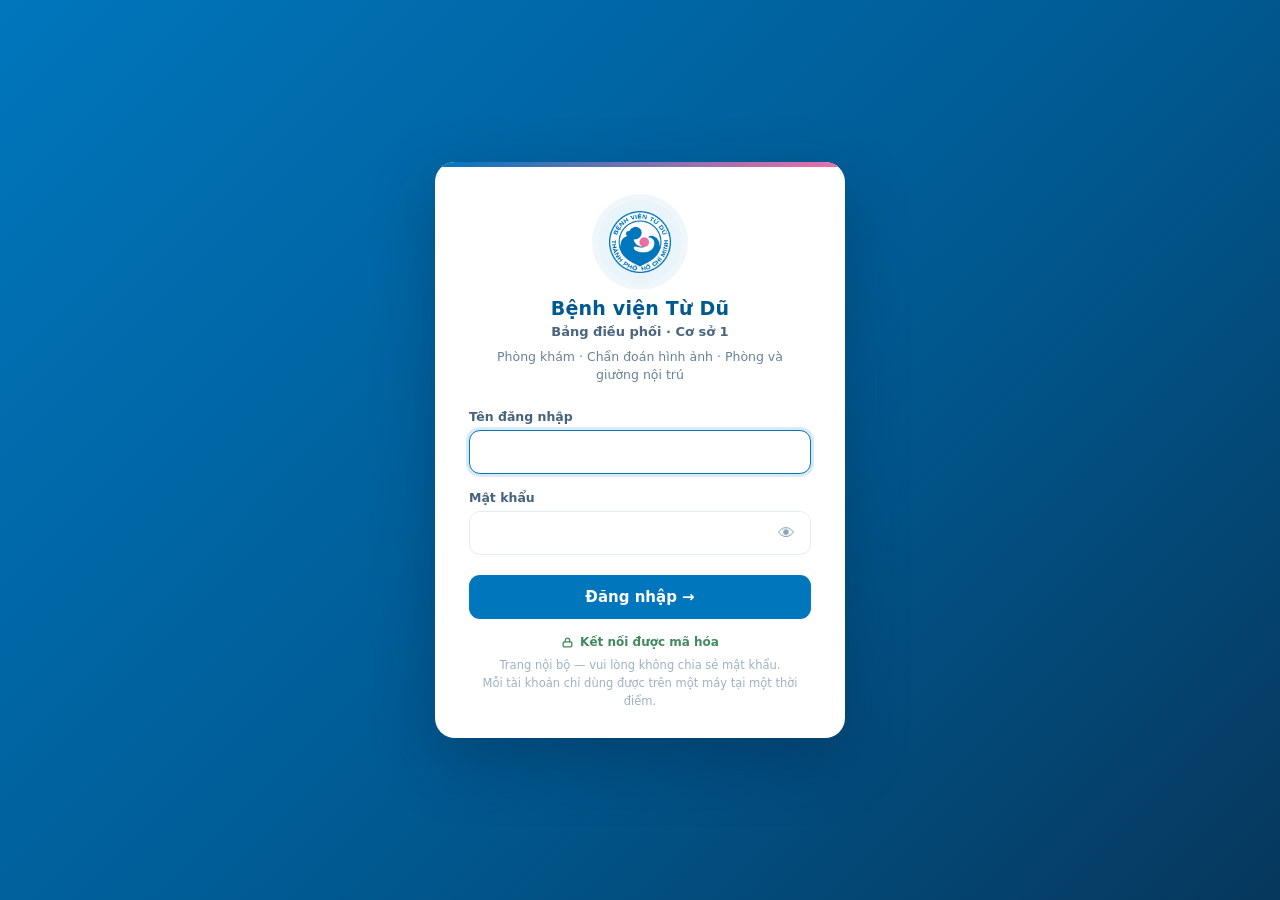
<file: index.html>
<!DOCTYPE html>
<html lang="vi">
<head>
  <meta charset="UTF-8">
  <meta name="viewport" content="width=device-width, initial-scale=1.0">
  <title>Điều phối phòng khám — BVTD CS1</title>
  <link rel="icon" type="image/png" href="assets/favicon.png">
  <link rel="stylesheet" href="style.css">
  <!-- Kiểu dáng riêng của tab Phòng · Giường (mọi selector nằm trong #tab-giuong) -->
  <link rel="stylesheet" href="giuong.css">
  <!-- Màn hình đăng nhập (chỉ hiện ở bản công khai — xem auth.js) -->
  <link rel="stylesheet" href="auth.css">
  <!-- Bản công khai KHÔNG cho công cụ tìm kiếm lập chỉ mục -->
  <meta name="robots" content="noindex, nofollow">
</head>
<body>
  <!-- Thanh tiến trình cập nhật (chạy khi đang nạp lại số liệu) -->
  <div id="topbar" aria-hidden="true"></div>
  <!-- Header + Tabs dính chung 1 khối sticky → không lệch, không đè mất chữ tab -->
  <div class="topstack">
    <header>
      <div class="brand">
        <img class="brand-logo" src="assets/logo-tudu.png" width="54" height="54"
             alt="Logo Bệnh viện Từ Dũ">
        <div>
          <h1>Bảng điều phối phòng khám <span class="h1-site">· BVTD Cơ Sở 1</span></h1>
          <p class="sub"><span class="date-chip">📅 Ngày <b id="report-date">—</b></span>
            <span class="sub-note">mỗi khối ghi rõ giờ chụp riêng</span></p>
        </div>
      </div>
      <div class="head-right">
        <span id="refresh-status" class="refresh-status" role="status" aria-live="polite"></span>
        <button type="button" id="btn-tv" class="btn-tool" aria-label="Màn hình tường" title="Chế độ màn hình tường — chữ to (Esc để thoát)">📺</button>
        <button type="button" id="btn-print" class="btn-tool" aria-label="In" title="In / xuất PDF tab đang xem (1 trang ngang)">🖨</button>
        <button type="button" id="update-bar" class="update-bar" aria-live="polite"
                title="Số liệu tự cập nhật theo chu kỳ trong giờ làm. Bấm để kiểm tra ngay.">
          <span class="ub-fill"></span>
          <span class="ub-label">Tự cập nhật</span>
        </button>
      </div>
    </header>

    <!-- Tabs. Huy hiệu = số nhóm/phòng cần can thiệp → biết ngay tab nào đang nóng, khỏi phải click.
         Thêm tab mới: 1 nút ở đây + 1 panel bên dưới + 1 luồng scraper (xem CLAUDE.md §9). -->
    <nav class="tabs">
      <button type="button" class="tab active" data-tab="clinic"><span class="tab-ico" aria-hidden="true">🩺</span><span class="tab-txt">Phòng khám</span><span class="tab-badge" id="badge-clinic" hidden></span></button>
      <button type="button" class="tab" data-tab="cls"><span class="tab-ico" aria-hidden="true">🩻</span><span class="tab-txt">CĐHA&#8202;-&#8202;TDCN</span><span class="tab-badge" id="badge-cls" hidden></span></button>
      <!-- Huy hiệu tab giường = số người ĐANG CẦN bố trí giường (chờ tiếp nhận vào khoa) — con số
           HÀNH ĐỘNG, song song với "phòng cần can thiệp" của 2 tab kia. Dữ liệu nạp LƯỜI (giuong.js). -->
      <button type="button" class="tab" data-tab="giuong"><span class="tab-ico" aria-hidden="true">🛏</span><span class="tab-txt">Phòng&#8202;·&#8202;Giường</span><span class="tab-badge" id="badge-giuong" hidden></span></button>
    </nav>
  </div><!-- /topstack -->

  <!-- PHẠM VI đang hiển thị — chỉ hiện khi scraper đang LỌC KHU (data.khu_filter, xem KHU_HIEN_THI).
       BẮT BUỘC phải nói ra: mọi con số trên cả 2 tab chỉ tính các khu này, không phải cả viện. -->
  <div class="scope-band" id="scope-band" hidden></div>

  <!-- ===== TAB 1: Phòng khám ===== -->
  <div id="tab-clinic" class="tab-panel active">
  <!-- Mốc giờ chụp riêng của khối này -->
  <div class="sec-fresh" id="clinic-fresh"></div>
  <!-- Dải HÀNH ĐỘNG: dịch số → việc cần điều phối ngay (nhìn 1 lần là biết phải làm gì) -->
  <div class="action-band" id="clinic-action"></div>
  <!-- KPI tổng -->
  <section class="kpis" id="kpis"></section>

  <!-- Lưới phòng khám (sắp theo đang chờ giảm dần) -->
  <main id="rooms" class="rooms"></main>

  <!-- Xu hướng đang chờ theo lần lấy (thứ yếu — thu gọn mặc định) -->
  <section class="trend">
    <button type="button" id="trend-toggle" class="trend-toggle" aria-expanded="false">
      <span class="caret">▸</span> Xu hướng hàng đợi trong ca
    </button>
    <div id="trend" class="trend-grid" hidden></div>
  </section>
  </div><!-- /tab-clinic -->

  <!-- ===== TAB 2: CĐHA - TDCN (Chẩn đoán hình ảnh · Thăm dò chức năng) =====
       Hai khối, hai câu hỏi khác nhau — cùng một mốc số liệu:
         (1) PHÒNG thực hiện → điều phối NHÂN LỰC ("dồn người về phòng nào") — như tab Phòng khám.
         (2) DỊCH VỤ         → loại kỹ thuật nào đang ùn ("siêu âm hay X-quang tắc"). -->
  <div id="tab-cls" class="tab-panel">
    <!-- Mốc giờ chụp RIÊNG của khối CĐHA (luồng chạy độc lập với Phòng khám) -->
    <div class="sec-fresh" id="cls-fresh"></div>
    <div class="action-band" id="cls-action"></div>
    <section class="kpis" id="cls-kpis"></section>

    <!-- KHỐI 1 — DANH SÁCH VIỆC: phòng cần dồn người. Đây là thứ DUY NHẤT hiện mặc định.
         Phần tra cứu (toàn bộ phòng theo khu) do JS dựng bên trong, nằm sau 1 nút bấm. -->
    <main id="cls-rooms" class="rooms"></main>

    <!-- KHỐI 2 — BỐ TRÍ PHÒNG THEO KHUNG GIỜ (user chốt 2026-08-17): cung (phòng có bác sĩ làm
         việc) ⇄ cầu (người đang chờ) theo từng giờ, để xem việc mở phòng khám ⇄ phòng siêu âm có
         tương thích không.
         ⚠️ LUÔN MỞ, KHÔNG có nút gập (user chốt 2026-08-17, ngay sau khi dựng khối: "phần bố trí
            phòng theo khung giờ này là luôn mở, không có nút đóng"). Trước đây là `.big-toggle` gập mặc
            định; bỏ nút vì khối này nằm SAU danh sách phòng nên không chiếm chỗ của việc cần làm,
            mà gập lại thì phải bấm mới thấy — đúng lý do đã bỏ nút "Ẩn/Hiện N phòng còn lại" (§5b).
            ⇒ Tiêu đề là <h2> tĩnh, KHÔNG phải <button>; `#cls-botri` KHÔNG mang `hidden`.
         ⚠️ Dòng phụ giữ id `cls-botri-sub` (renderBoTri ghi vào đây) nhưng dùng tiền tố .btr- :
            .bt-sub chỉ có kiểu dáng khi nằm TRONG .big-toggle (xem ghi chú đầu khối .btr- ở style.css).
         ⚠️ KHÔNG dùng trục kép: mỗi panel chỉ chứa các chuỗi CÙNG ĐƠN VỊ (xem renderBoTri). -->
    <h2 class="btr-title">Bố trí phòng theo khung giờ
      <span class="btr-sub" id="cls-botri-sub">phòng khám ⇄ phòng siêu âm</span>
    </h2>
    <section class="cls-wrap" id="cls-botri"></section>

    <!-- KHỐI 3 — theo dịch vụ. GẬP MẶC ĐỊNH: đây là câu hỏi PHÂN TÍCH ("kỹ thuật nào ùn"),
         không phải việc cần làm ngay → không được chiếm chỗ của danh sách việc. -->
    <button type="button" id="cls-svc-toggle" class="big-toggle" aria-expanded="false">
      <span class="caret">▸</span> Xem theo loại kỹ thuật
      <span class="bt-sub">siêu âm · X-quang · NST…</span>
    </button>
    <section class="cls-wrap" id="cls-svc" hidden>
      <div class="cls-head">
        <h2>Ca chưa xong theo dịch vụ
          <span class="sub2" id="cls-captured">—</span></h2>
        <!-- Bảng này gộp theo DỊCH VỤ (không có chiều khu — xem CLAUDE.md §12.2) nên khi đang lọc khu
             thì nó vẫn là số TOÀN VIỆN. Phải ghi rõ, đừng để đọc nhầm là cùng phạm vi với KPI trên. -->
        <p class="svc-scope" id="cls-svc-scope" hidden></p>
        <div class="cls-sort">
          <span>Sắp theo:</span>
          <button type="button" class="sortbtn active" data-sort="backlog">Ca chưa xong</button>
          <button type="button" class="sortbtn" data-sort="tong">Tổng ca</button>
        </div>
      </div>
      <!-- Chú thích thanh tiến độ (đặt TRÊN bảng, gần nơi dùng) -->
      <div class="cls-legend" id="cls-legend">
        <span class="leg-lead">Độ dài thanh = số ca (cùng thang đo)</span>
        <span class="leg-sep">|</span>
        <span><i class="sw s-cho"></i> Chờ tiếp nhận</span>
        <span><i class="sw s-lam"></i> Đang làm</span>
        <span><i class="sw sw-done"></i> Đã xong</span>
        <span class="leg-sep">|</span>
        <span><i class="mk mk-red">⬤</i> Ùn nặng</span>
        <span><i class="mk mk-amber">⬤</i> Cần theo dõi</span>
      </div>
      <div id="cls-table"></div>
    </section>
  </div><!-- /tab-cls -->

  <!-- ===== TAB 3: Phòng · Giường nội trú =====
       Người dùng khác 2 tab trên (điều dưỡng/nhân viên xếp giường, không phải BGĐ) và dữ liệu cũng
       khác luồng (`beds_flow.py --nb` → giuong-data.js). Trước 2026-07-22 là TRANG RIÊNG giuong.html;
       user chốt đưa vào làm TAB THẬT của dashboard tổng.
       Markup ở đây để TĨNH (khung rỗng), nội dung do giuong.js dựng sau khi nạp dữ liệu.
       ⚠️ Dữ liệu ~530 KB nên NẠP LƯỜI: chỉ tải khi tab được mở lần đầu (xem giuong.js). -->
  <div id="tab-giuong" class="tab-panel">
    <!-- Mốc số liệu RIÊNG của luồng giường (chu kỳ 5'), ngưỡng cảnh báo cũ riêng — xem giuong.js -->
    <div class="sec-fresh" id="g-fresh"></div>
    <div class="g-kpis" id="g-kpis"></div>

    <!-- Thanh điều phối DÍNH: bảng khoa + ô tìm đi theo người dùng suốt hàng trăm màn cuộn -->
    <div class="g-stickybar" id="g-stickybar">
      <div class="g-khoas" id="g-khoas"></div>
      <div class="g-tools">
        <!-- ĐT: bảng 14 khoa dính theo thì ngốn hết màn → thu thành 1 nút, bấm mới bung.
             Nhãn nút LUÔN nói khoa đang xem + còn trống bao nhiêu (người xếp giường cần đúng số đó). -->
        <button class="g-pick" id="g-pick" type="button" aria-expanded="false">
          <span class="plab" id="g-pickLab">Chọn khoa</span><span class="cev">▾</span>
        </button>
        <input id="g-q" type="search" placeholder="Tìm tên người bệnh, số giường hoặc phòng…">
        <!-- ===== BỘ LỌC HAI TRỤC (chỉnh lại 2026-08-10 — thay hàng 4 chip HOẶC cũ) =====
             Bản cũ để 4 chip trong CÙNG một nhóm HOẶC, mà thực chất chúng thuộc HAI trục khác nhau
             ⇒ 8/16 tổ hợp bấm được cho kết quả trùng tổ hợp đơn giản hơn. Đo thật lúc 10:50:
               · `Trống` + `Đang có người` = 521 + 1.472 = 1.993 = TOÀN BỘ dữ liệu, y hệt "Bỏ lọc",
                 nhưng dòng tóm tắt vẫn ghi "Đang lọc" → nói dối người dùng.
               · `Đang có người` + `Sắp ra viện` = 1.472 (KHÔNG đổi) vì `sắp ra viện` là TẬP CON —
                 nút cha hấp thụ nút con, bấm thêm mà số không nhích thì đọc ra là "lọc hỏng".
             Nay theo chuẩn faceted filtering: HOẶC trong một trục · VÀ giữa hai trục
             (PatternFly/Red Hat), và trục loại-trừ-nhau dùng segmented control chứ không phải chip
             đa chọn (IBM Carbon: mutually exclusive ⇒ radio) → không còn tổ hợp vô nghĩa nào.
             Nhãn trục hiện HỮU HÌNH ("Tình trạng" · "Cần soát") — trước chỉ có aria-label, người
             sáng mắt đọc hàng chip ra là chú giải màu nên không biết bấm được (NN/g affordance).
             Số trên nút = SỐ GIƯỜNG của nhóm đó trong toàn bộ 14 khoa, JS đếm live mỗi lần vẽ
             (KHÔNG chốt cứng: mỗi vòng 5' số đổi). Màu ô vuông phải TRÙNG viền trái thẻ giường. -->
        <div class="g-fbar" id="g-fbar">
          <div class="g-frow">
            <!-- Nút Bỏ lọc để ĐẦU: thao tác thoát bộ lọc phải luôn trong tầm ngón cái (ĐT cuộn ngang) -->
            <button class="g-lg-clear an" type="button" id="g-lgClear">✕ Bỏ lọc</button>
            <!-- PRESET tác vụ: "chỗ sắp có" = trống HOẶC sắp ra viện — đây là HOẶC *chéo hai trục*
                 nên không diễn đạt được bằng 2 hàng nút; Cerner bed board cũng cấp sẵn dạng
                 "Filter Favorites". Đúng câu hỏi số 1 của người xếp giường. -->
            <button class="g-preset" type="button" id="g-preset" aria-pressed="false"
                    title="Giường trống HOẶC giường có người đã hẹn giờ ra viện — chỗ có thể nhận người bệnh hôm nay">
              <svg class="gi gi-fill" viewBox="0 0 16 16" aria-hidden="true"><path d="M9.4 1.6 3.6 9.2h3.2l-.7 5.2 5.9-7.6H8.7z"/></svg>Chỗ sắp có <span class="c" data-c="preset"></span>
            </button>
            <!-- PRESET phía CẦU (thêm 2026-08-10): hai trục nút chỉ nói về CUNG (giường), không có gì
                 trả lời "khoa nào cầu vượt cung" — mà muốn biết thì phải đọc 14 thẻ khoa rồi trừ nhẩm.
                 Lọc ở cấp KHOA nên cũng không nhét được vào trục nào ⇒ nút riêng. Số = số KHOA. -->
            <button class="g-preset g-preset-cau" type="button" id="g-presetThieu" aria-pressed="false"
                    title="Khoa có số người chờ tiếp nhận vào khoa NHIỀU HƠN số giường trống — cầu vượt cung. Đếm theo KHOA, không phải giường.">
              <svg class="gi" viewBox="0 0 16 16" aria-hidden="true"><path d="M8 2.2v7.2"/><path d="M5.2 6.6 8 9.6l2.8-3"/><path d="M2.6 13.4h10.8"/></svg>Khoa thiếu chỗ <span class="c" data-c="khoa_thieu"></span>
            </button>
            <!-- PRESET "có thể đã trống" (thêm 2026-08-10): giường HIS ghi có người, nhưng MỌI người
                 trên đó đều đang được gán ở PHÒNG KHÁC ⇒ ít nhất một bản ghi đã cũ, giường rất có thể
                 đang trống thật. Đo: 134 giường / 63 phòng — đi kiếm chỗ mà lọc "Trống" thì không ra.
                 ⚠️ PHẢI là preset, KHÔNG được làm chip trục 2: nó là TẬP CON của chip "Trùng khác
                 phòng" (134 ⊂ 211) → cùng một trục HOẶC thì bấm cả hai không nhích số, đúng lỗi "nút
                 cha hấp thụ nút con" đã trị hồi sáng.
                 ⚠️ Và KHÔNG được gộp với "Chưa thấy người": hai nhóm sai NGƯỢC HƯỚNG nhau — nhóm kia
                 là giường ĐÃ CÓ CHỦ (xếp người vào là trùng), nhóm này là giường CÓ THỂ DÙNG ĐƯỢC. -->
            <button class="g-preset g-preset-soat" type="button" id="g-presetSoat" aria-pressed="false"
                    title="Giường HIS ghi có người, nhưng MỌI người trên giường đó đều đang được HIS gán ở một phòng khác nữa — nghĩa là ít nhất một bản ghi đã cũ và giường này có thể đã trống. Phải ra soát tận nơi rồi mới xếp người (đếm theo GIƯỜNG).">
              <svg class="gi" viewBox="0 0 16 16" aria-hidden="true"><circle cx="7" cy="7" r="4.6"/><path d="M10.4 10.4 14 14"/></svg>Có thể trống <span class="c" data-c="co_the_trong"></span>
            </button>
            <span class="g-fl" id="g-fl1">Tình trạng</span>
            <div class="g-seg" role="radiogroup" aria-labelledby="g-fl1">
              <button class="g-sg" type="button" role="radio" data-tt="" aria-checked="true">Tất cả <span class="c" data-c="all"></span></button>
              <button class="g-sg" type="button" role="radio" data-tt="trong" aria-checked="false"><i></i>Trống <span class="c" data-c="trong"></span></button>
              <!-- TRẠNG THÁI THỨ BA, tách ra 2026-08-10 sau khi user báo từ Phòng B723: "Trống / Có
                   người" là trạng thái của BẢN GHI chứ không phải của THỰC ĐỊA. Đo mốc 13:21: 46
                   giường HIS ghi có chủ nhưng MỌI người trên đó đang ở nơi khác (mổ 30 · hồi sức 24
                   · chuyển khoa 4) ⇒ ra tới nơi không thấy ai nằm, mà lọc "Trống" thì không ra.
                   Ba trạng thái vẫn LOẠI TRỪ NHAU và phủ 100% (573 + 46 + 1.374 = 1.993) nên
                   segmented control vẫn đúng chuẩn radio. -->
              <button class="g-sg" type="button" role="radio" data-tt="vang" aria-checked="false"
                      title="HIS ghi giường đã có chủ, nhưng người bệnh đang ở nơi khác (phòng mổ · hồi sức · đang chuyển khoa). Ra tới nơi sẽ KHÔNG thấy ai nằm — nhưng giường vẫn có chủ, người bệnh sẽ về, ĐỪNG xếp thêm người vào (đếm theo GIƯỜNG)."><i></i>Chưa thấy người <span class="c" data-c="vang"></span></button>
              <button class="g-sg" type="button" role="radio" data-tt="nguoi" aria-checked="false"
                      title="Giường có ít nhất một người bệnh thực sự nằm tại chỗ (đếm theo GIƯỜNG)"><i></i>Có người <span class="c" data-c="nguoi"></span></button>
            </div>
          </div>
          <div class="g-frow">
            <span class="g-fl" id="g-fl2">Cần soát</span>
            <div class="g-legend" role="group" aria-labelledby="g-fl2">
              <button class="g-lg" type="button" data-sg="sap_ra" aria-pressed="false"
                      title="Giường có người bệnh đã hẹn giờ ra viện (đếm theo GIƯỜNG — thẻ KPI ở trên đếm theo NGƯỜI nên số khác)"><i></i>Sắp ra viện <span class="c"></span></button>
              <!-- 3 dấu hiệu dưới đây hiện trên thẻ bằng CHIP (không phải màu viền giường) → dùng
                   BIỂU TƯỢNG thay ô vuông màu, để luật "ô vuông = đúng màu viền thẻ" không bị nói sai.
                   SVG một màu (`currentColor`) chứ KHÔNG emoji: emoji lên màu theo hệ điều hành nên
                   một hàng nút vừa có ô màu phẳng vừa có hình nhiều màu, và đây là màn dùng trong
                   bệnh viện — biểu tượng phải nghiêm, không phải hình vui mắt. -->
              <button class="g-lg" type="button" data-sg="qua_hen" aria-pressed="false"
                      title="Đã qua giờ hẹn ra viện mà người bệnh còn trên giường — chỗ đáng lẽ đã trống (đếm theo GIƯỜNG)"><svg class="gi" viewBox="0 0 16 16" aria-hidden="true"><circle cx="8" cy="8" r="6.2"/><path d="M8 4.3V8l2.7 1.7"/></svg>Quá giờ hẹn <span class="c"></span></button>
              <button class="g-lg" type="button" data-sg="giu" aria-pressed="false"
                      title="Giường đã có người đăng ký giữ chỗ nhưng người đang ở nơi khác (phòng mổ · hồi sức · đang chuyển khoa) — đứng ở cửa phòng sẽ không thấy ai (đếm theo GIƯỜNG)"><svg class="gi" viewBox="0 0 16 16" aria-hidden="true"><path d="M4.2 2.4h7.6v11.2L8 10.9l-3.8 2.7z"/></svg>Giữ chỗ <span class="c"></span></button>
              <button class="g-lg" type="button" data-sg="ghep" aria-pressed="false"
                      title="Từ 2 người bệnh trở lên nằm cùng một giường, không tính ca trùng giường hay giữ chỗ (mẹ và con tính là MỘT) — đếm theo GIƯỜNG"><i></i>Nằm ghép <span class="c"></span></button>
              <button class="g-lg" type="button" data-sg="trung" aria-pressed="false"
                      title="Người bệnh đang được HIS gán ở HAI PHÒNG KHÁC NHAU — đi tìm sẽ tới sai phòng, một trong hai giường có thể đã trống. Trùng giường trong CÙNG một phòng (đổi giường) không tính vào đây vì vô hại; thẻ giường vẫn ghi chú đủ cả hai kiểu. Đếm theo GIƯỜNG."><svg class="gi" viewBox="0 0 16 16" aria-hidden="true"><rect x="2.3" y="2.3" width="8" height="8" rx="1.5"/><rect x="5.7" y="5.7" width="8" height="8" rx="1.5"/></svg>Trùng khác phòng <span class="c"></span></button>
            </div>
          </div>
        </div>
      </div>
    </div>

    <div id="g-body"></div>
    <div class="g-foot">
      Mẹ và con nằm chung một giường được tính là <b>một giường</b>. Người bệnh chưa xếp giường phần lớn là
      trẻ sơ sinh nằm cùng mẹ — được liệt kê riêng ở cuối mỗi khoa.
    </div>
    <button class="g-top-btn an" id="g-toTop" type="button">↑ Đầu trang</button>
  </div><!-- /tab-giuong -->

  <footer id="footer"></footer>

  <!-- Chỉ báo chế độ TV (góc dưới) -->
  <div class="tv-hud" aria-hidden="true"><span class="dot"></span>
    <span>Màn hình tường · Esc để thoát</span></div>

  <!-- ⚠️ KHÔNG nạp thẳng data.js / app.js / giuong.js ở đây nữa.
       auth.js là NƠI DUY NHẤT quyết định thứ tự nạp, vì bản công khai phải xác thực
       XONG mới được phép chạm vào số liệu:
         • trong viện  (api-config.js khai API_BASE = null) → nạp data.js → app.js → giuong.js,
           không đăng nhập, y hệt cách chạy cũ;
         • công khai   (API_BASE trỏ Cloudflare Worker)     → bắt đăng nhập, số liệu lấy qua API.
       Đổi thứ tự nạp ở đây mà quên auth.js là bản công khai vẽ giao diện TRƯỚC khi xác thực. -->
  <script src="api-config.js"></script>
  <script src="auth.js"></script>
</body>
</html>
</file>
<file: style.css>
﻿:root {
  /* Brand Từ Dũ — LẤY ĐÚNG TỪ logo-BVTD.png: xanh #0076BC, hồng #F16DA7 (xem brand-kit.md) */
  --brand-blue: #0076BC; --brand-blue-dark: #005A92; --brand-blue-50: #E6F3FB;
  --brand-pink: #F16DA7; --brand-pink-dark: #D94E8E; --brand-pink-50: #FDEBF3;
  /* HỒNG DÙNG CHO CHỮ NHỎ — KHÔNG phải màu mới, là biến thể đủ tương phản của chính --brand-pink.
     Đo: --brand-pink-dark #D94E8E chỉ 3,87:1 trên nền trắng ⇒ hụt ngưỡng 4,5:1 (WCAG 1.4.3) cho
     chữ dưới 18pt. #C43F7C đo được 4,83:1. Cùng tiền lệ đã chốt cho --green/--red ở tab Giường
     (#15803d · #b91c1c). Nền đặc/viền/biểu tượng vẫn dùng --brand-pink như cũ. */
  --brand-pink-text: #C43F7C;
  /* Trạng thái RAG */
  --red: #dc2626; --red-bg: #fef2f2;
  --amber: #d97706; --amber-bg: #fffbeb;
  --green: #16a34a; --green-bg: #f0fdf4;
  --gray: #94a3b8; --gray-bg: #f8fafc;
  --ink: #0f172a; --muted: #64748b; --line: #e2e8f0;
}
* { box-sizing: border-box; }
body {
  margin: 0; background: #f1f5f9; color: var(--ink);
  font-family: "Segoe UI", system-ui, Arial, sans-serif;
}
/* Khối đầu trang dính chung (header + tabs) → di chuyển cùng nhau, không đè mất chữ */
.topstack { position: sticky; top: 0; z-index: 5; }
header {
  background: linear-gradient(100deg, var(--brand-blue), var(--brand-blue-dark));
  color: #fff; padding: 16px 24px;
  display: flex; align-items: center; justify-content: space-between; gap: 16px;
  border-bottom: 3px solid var(--brand-pink);   /* gạch nhấn hồng — nhận diện Từ Dũ */
}
header h1 { margin: 0; font-size: 23px; font-weight: 800; letter-spacing: -.2px; }
header h1 .h1-site { font-weight: 500; opacity: .82; font-size: 17px; }
header .sub { margin: 7px 0 0; font-size: 14px; opacity: .95; display: flex; align-items: center; gap: 12px; }
/* Ngày báo cáo = chip nổi (bối cảnh quan trọng nhất, đọc tức thì) */
header .sub .date-chip { background: rgba(255,255,255,.16); border: 1px solid rgba(255,255,255,.28);
  border-radius: 999px; padding: 3px 12px; font-size: 13.5px; }
header .sub .date-chip b { font-weight: 800; }
header .sub .sub-note { opacity: .82; font-size: 12.5px; }
/* Logo Từ Dũ thật (nét xanh trong suốt → đặt trên CHIP TRẮNG để nổi trên header xanh) */
.brand { display: flex; align-items: center; gap: 14px; }
.brand-logo { flex: none; width: 54px; height: 54px; display: block;
  background: #fff; border-radius: 50%; padding: 4px; box-shadow: 0 2px 6px rgba(0,0,0,.22); }

/* Thanh tiến trình cập nhật trên đỉnh trang (kiểu YouTube/GitHub) — bước thật, không trickle giả */
#topbar {
  position: fixed; top: 0; left: 0; height: 4px; width: 0;
  background: linear-gradient(90deg, #4FB3E6, var(--brand-blue), #9AD3F0);  /* azure brand cho thanh tải */
  box-shadow: 0 0 12px rgba(0,118,188,.65); border-radius: 0 4px 4px 0;
  z-index: 9999; opacity: 0; overflow: hidden;
  transition: width .35s cubic-bezier(.4,0,.2,1), opacity .35s ease;
}
#topbar.on { opacity: 1; }
/* Vệt sáng chạy liên tục dọc phần đã đầy → tín hiệu "đang hoạt động" (không đứng hình giữa các bước).
   Clip trong overflow:hidden nên chỉ quét trong bề rộng hiện tại. */
#topbar::after {
  content: ""; position: absolute; inset: 0;
  background: linear-gradient(90deg, transparent 0%, rgba(255,255,255,.65) 50%, transparent 100%);
  transform: translateX(-100%);
  animation: tbshimmer 1.15s ease-in-out infinite;
}
/* Khi đầy 100% → loé xanh-lá xác nhận XONG trước khi tắt (tín hiệu hoàn tất rõ ràng); tắt shimmer. */
#topbar.done { background: linear-gradient(90deg, #34d399, var(--green), #6ee7b7);
  box-shadow: 0 0 14px rgba(22,163,74,.7); opacity: 0; }
#topbar.done::after { animation: none; opacity: 0; }
@keyframes tbshimmer { 0% { transform: translateX(-100%); } 55%,100% { transform: translateX(100%); } }
@media (prefers-reduced-motion: reduce) {
  #topbar { transition: opacity .25s ease; }
  #topbar::after { animation: none; opacity: 0; }   /* không quét sáng khi user tắt chuyển động */
}

/* ⚠️ `flex-wrap` + `min-width:0`: dải 721–800px chưa vào media 720 nên header vẫn bố cục desktop,
   mà pill mốc giờ + 2 nút + thanh 230px cộng lại rộng hơn chỗ còn lại → TRÀN NGANG cả trang
   (đo thật ở 760px: scrollWidth 777 > 760, dính CẢ 3 TAB). Cho xuống hàng thay vì đẩy tràn. */
.head-right { display: flex; align-items: center; gap: 12px; flex-wrap: wrap; justify-content: flex-end;
  min-width: 0; max-width: 100%; }
.head-right .update-bar { max-width: 100%; }
/* ===== Thanh đếm ngược tự-cập-nhật (thay nút "Làm mới") =====
   Đầy dần theo thời gian thực từ mốc vừa cập nhật → 1 chu kỳ auto (30').
   Gần đầy = sắp tới lượt thu (download→chạy code→đẩy web). Phát hiện bản mới
   → vọt tới 100% + loé xanh-lá → reset chạy lại. Bấm = kiểm tra ngay. */
.update-bar {
  position: relative; overflow: hidden; cursor: pointer;
  width: 230px; height: 38px; border: 0; border-radius: 9px; padding: 0;
  background: rgba(255,255,255,.16); color: #fff;
  font-size: 13.5px; font-weight: 600; text-align: left;
  box-shadow: inset 0 0 0 1px rgba(255,255,255,.28);
}
.update-bar:hover { box-shadow: inset 0 0 0 1px rgba(255,255,255,.55); }
.update-bar .ub-fill {
  position: absolute; left: 0; top: 0; bottom: 0; width: 0;
  background: linear-gradient(90deg, rgba(255,255,255,.32), rgba(255,255,255,.18));
  transition: width 1s linear;
}
.update-bar .ub-label {
  position: relative; z-index: 1; display: flex; align-items: center; gap: 7px;
  height: 100%; padding: 0 13px; white-space: nowrap;
  overflow: hidden; text-overflow: ellipsis; font-variant-numeric: tabular-nums;
}
/* Đã quá mốc chu kỳ → đang chạy pipeline (thu/đẩy web), chờ bản mới — nhịp hồng */
.update-bar.overdue .ub-fill {
  background: linear-gradient(90deg, var(--brand-pink), var(--brand-pink-dark));
  animation: ubpulse 1.4s ease-in-out infinite; }
/* Vừa nhận bản mới — loé xanh-lá rồi reset */
.update-bar.done .ub-fill { background: #16a34a; transition: width .35s ease-out; }
.update-bar.done { box-shadow: inset 0 0 0 1px rgba(134,239,172,.85); }
/* Đang kiểm tra (bấm tay / auto poll) — nhịp xanh brand */
.update-bar.checking .ub-fill {
  background: linear-gradient(90deg, #4FB3E6, var(--brand-blue));
  animation: ubpulse 1s ease-in-out infinite; }
/* Ngoài giờ làm — tạm dừng, xám */
.update-bar.offhours { background: rgba(255,255,255,.10); color: var(--brand-blue-50); }
.update-bar.offhours .ub-fill { background: rgba(255,255,255,.10); animation: none; }
@keyframes ubpulse { 0%,100% { opacity: 1; } 50% { opacity: .6; } }
@media (prefers-reduced-motion: reduce) {
  .update-bar .ub-fill { transition: none; animation: none; }
}

/* Pill trạng thái cập nhật — không chặn thao tác */
.refresh-status {
  display: inline-flex; align-items: center; gap: 7px; pointer-events: none;
  font-size: 13px; color: var(--brand-blue-50); background: rgba(255,255,255,.12);
  padding: 6px 12px; border-radius: 999px; white-space: nowrap; min-height: 30px;
}
.refresh-status .ic { display: inline-block; font-size: 14px; line-height: 1; }
/* Khoá bề rộng khi đang chạy → chữ bước dài/ngắn KHÔNG đẩy lệch các nút bên cạnh (header không rung) */
.refresh-status.updating { color: #fff; background: rgba(255,255,255,.22);
  width: 280px; justify-content: flex-start; }
/* Spinner = VÒNG CSS sạch (thay ký tự ⟳ xoay lợn cợn) → nhìn chuyên nghiệp, sắc nét */
.refresh-status.updating .ic { width: 14px; height: 14px; font-size: 0; border-radius: 50%;
  border: 2px solid rgba(255,255,255,.42); border-top-color: #fff;
  animation: spin .7s linear infinite; }
/* Việc đang làm + số % (đếm tới 100 = tín hiệu XONG) */
.refresh-status .rs-msg { font-weight: 600; flex: 1; white-space: nowrap;
  overflow: hidden; text-overflow: ellipsis; }
.refresh-status .rs-pct { font-weight: 800; font-variant-numeric: tabular-nums;
  min-width: 40px; text-align: right; letter-spacing: .2px; flex: none; }
.refresh-status .rs-pct.ok { color: #bbf7d0; }
.refresh-status.ok .ic { color: #86efac; }
.refresh-status.warn { color: #fde68a; background: rgba(217,119,6,.30); }
.refresh-status.err { color: #fecaca; background: rgba(248,113,113,.35); font-weight: 700; }
.refresh-status .flash { animation: flashfade 1.4s ease-out; }
@keyframes spin { to { transform: rotate(360deg); } }
@keyframes flashfade { 0% { background: #16a34a; color: #fff; } 100% {} }
/* Tôn trọng người dùng tắt hiệu ứng chuyển động: bỏ spinner, giữ chữ tĩnh */
@media (prefers-reduced-motion: reduce) {
  .refresh-status.updating .ic { animation: none; }
  .refresh-status .flash { animation: none; }
}

/* KPI tổng */
.kpis {
  display: grid; grid-template-columns: repeat(auto-fit, minmax(180px, 1fr));
  gap: 12px; padding: 16px 24px 4px;
}
.kpi {
  background: #fff; border-radius: 12px; padding: 16px 18px;
  border-left: 6px solid var(--line); box-shadow: 0 1px 3px rgba(0,0,0,.06);
  min-height: 92px;   /* khoá chiều cao → tránh nhảy layout (CLS) khi số đổi */
}
.kpi .big { font-size: 34px; font-weight: 800; line-height: 1; }
/* Thẻ CHỦ ĐẠO (tồn đọng) — số to hơn để mắt bắt trước (research: backlog = số quyết định) */
.kpi.hero { box-shadow: 0 2px 8px rgba(15,23,42,.10); }
.kpi.hero .big { font-size: 46px; }
.kpi .lbl { color: var(--muted); font-size: 14px; margin-top: 6px; }
.kpi.alert, .kpi.red { border-left-color: var(--red); }
.kpi.ok { border-left-color: var(--green); }
.kpi.amber { border-left-color: var(--amber); }
.kpi.info { border-left-color: var(--brand-blue); }
.kpi.alert .big, .kpi.red .big { color: var(--red); }
.kpi.amber .big { color: var(--amber); }
/* Thẻ CẢNH BÁO GẤP: nền đỏ nhạt + số to hơn → bắt mắt ngay là việc cần can thiệp (tĩnh, không nhấp nháy) */
.kpi.kpi-alarm { background: var(--red-bg); border-color: #fecaca; box-shadow: 0 2px 8px rgba(220,38,38,.12); }
.kpi.kpi-alarm .big { font-size: 46px; }
.kpi.kpi-alarm .lbl { color: #991b1b; font-weight: 700; }
.kpi.kpi-alarm .sub-metric b { color: var(--red); }
.kpi .sub-metric { color: var(--muted); font-size: 12.5px; margin-top: 6px; }
.kpi .kpibar { height: 7px; border-radius: 4px; background: #e2e8f0; overflow: hidden; margin-top: 8px; }
.kpi .kpibar > i { display: block; height: 100%; background: var(--green); }

/* Badge mốc giờ chụp riêng từng khối (per-section freshness) */
/* PHẠM VI đang hiển thị — chỉ hiện khi scraper lọc khu (KHU_HIEN_THI). Nằm NGAY dưới tabs, ngoài
   mọi tab → cả 2 tab đều thấy, không phải nhắc lại 2 nơi. Dùng xanh brand (thông tin), KHÔNG dùng
   đỏ/cam: đây là bối cảnh phạm vi, không phải cảnh báo quá tải — tô đỏ là cướp màu của RAG. */
.scope-band {
  display: flex; align-items: baseline; gap: 9px;
  margin: 12px 24px 0; padding: 9px 14px;
  background: var(--brand-blue-50); border: 1px solid #bfe0f4;
  border-left: 4px solid var(--brand-blue);
  border-radius: 8px; font-size: 13.5px; color: var(--brand-blue-dark);
}
/* ⚠️ `display:flex` ở trên THẮNG thuộc tính `hidden` của HTML → `el.hidden = true` chỉ xoá chữ mà
   vẫn chừa một khung rỗng cao ~40px (thấy rõ ở tab Phòng·Giường, nơi dải này luôn bị ẩn). */
.scope-band[hidden] { display: none; }
.scope-band .sb-ico { flex: none; font-size: 15px; }
/* Mỗi bộ lọc một dòng (khu áp cả trang · khoa chỉ áp tab CĐHA) — gộp 1 dòng thì đọc ra như một
   phạm vi duy nhất, trong khi chúng khác cấp và khác tab. */
.scope-band .sb-line { display: block; }
.scope-band .sb-line + .sb-line { margin-top: 3px; }
.scope-band .sb-text b { color: var(--ink); font-weight: 800; }
.scope-band .sb-note { color: var(--muted); }
/* Bảng dịch vụ CĐHA khác phạm vi với phần phòng (pivot theo dịch vụ, không tách được khu) */
.svc-scope {
  margin: 6px 0 0; padding: 7px 11px; font-size: 12.5px; line-height: 1.45;
  color: #92400e; background: var(--amber-bg); border: 1px solid #fde68a; border-radius: 7px;
}
.svc-scope b { color: var(--ink); }

.sec-fresh { padding: 12px 24px 0; }
.freshness { display: inline-flex; align-items: center; gap: 7px; font-size: 13px;
  color: var(--muted); background: #fff; border: 1px solid var(--line);
  padding: 5px 12px; border-radius: 999px; }
.freshness .fdot { width: 9px; height: 9px; border-radius: 50%; background: var(--green); flex: none; }
.freshness.warn { color: #92400e; border-color: #fde68a; background: var(--amber-bg); }
.freshness.warn .fdot { background: var(--amber); }
/* DỮ LIỆU CŨ: banner 3 phần (nhãn · giờ · việc cần làm) trải đều → không còn khoảng đỏ trống.
   Nền hổ phách viền hổ phách thay vì đỏ đặc → cảnh báo rõ mà KHÔNG tranh đỏ với "phòng quá tải" thật. */
/* ⚠️ `flex-wrap` bắt buộc: 3 mẩu chữ + `flex:none` ở 2 đầu thì trên ĐT (390px) mẩu "việc cần làm"
   đẩy banner rộng 408px → TRÀN NGANG cả trang (đo thật khi tab Phòng·Giường ở trạng thái số cũ).
   Cho xuống hàng thay vì cắt chữ: câu này là chỉ dẫn sửa lỗi, cắt mất là banner vô dụng. */
.freshness.stale { color: #92400e; border: 1.5px solid var(--amber); background: var(--amber-bg);
  font-weight: 600; font-size: 13.5px; display: flex; align-items: center; gap: 6px 10px;
  flex-wrap: wrap; width: 100%; padding: 9px 16px; }
.freshness.stale .fdot { background: var(--amber); width: 10px; height: 10px;
  animation: pulse 1.6s ease-in-out infinite; }
.freshness.stale .f-tag { color: #fff; background: var(--amber); border-radius: 999px;
  padding: 2px 10px; font-size: 12px; font-weight: 800; letter-spacing: .3px; flex: none; }
.freshness.stale .f-mid { color: #78350f; }
.freshness.stale .f-act { margin-left: auto; font-weight: 700; color: #b45309; }
@keyframes pulse { 0%,100% { opacity: 1; } 50% { opacity: .35; } }
@media (prefers-reduced-motion: reduce) { .freshness.stale .fdot { animation: none; } }
.freshness.none { color: var(--gray); }

/* ===== Dải HÀNH ĐỘNG (action band) — HERO: người quản lý đọc ĐẦU TIÊN =====
   Bố cục 2 hàng: hàng trên = tình hình + đối tượng; hàng dưới = VIỆC CẦN LÀM (mệnh lệnh). */
.action-band {
  margin: 14px 24px 0; padding: 16px 20px; border-radius: 14px;
  display: flex; flex-direction: column; gap: 12px;
  font-size: 15px; border: 1px solid transparent; border-left-width: 7px;
  box-shadow: 0 3px 12px rgba(0,0,0,.08);
}
.action-band.ok { flex-direction: row; align-items: center; gap: 10px; }
.action-band.red   { background: var(--red-bg);   border-color: #fecaca; border-left-color: var(--red);   color: #991b1b; }
.action-band.amber { background: var(--amber-bg); border-color: #fde68a; border-left-color: var(--amber); color: #92400e; }
.action-band.ok    { background: var(--green-bg); border-color: #bbf7d0; border-left-color: var(--green); color: #166534; }
.action-band .ab-top { display: flex; align-items: center; flex-wrap: wrap; gap: 8px 12px; }
.action-band .ab-ic { font-size: 26px; line-height: 1; flex: none; }
.action-band .ab-head { font-weight: 800; font-size: 18px; }
.action-band .ab-text { font-weight: 600; }
.action-band .ab-chips { display: flex; flex-wrap: wrap; gap: 6px; }
.action-band .ab-chip {
  background: #fff; border: 1px solid currentColor; border-radius: 999px;
  padding: 4px 12px; font-size: 13.5px; font-weight: 600; white-space: nowrap;
}
.action-band.red .ab-chip   { color: #991b1b; }
.action-band.amber .ab-chip { color: #92400e; }
.action-band .ab-chip b { font-weight: 800; }
/* VIỆC CẦN LÀM — pill mệnh lệnh nổi bật (không còn chữ nghiêng mờ) */
.action-band .ab-do { display: flex; align-items: center; gap: 10px; }
.action-band .ab-do-lbl { flex: none; font-size: 11px; font-weight: 800; letter-spacing: .5px;
  color: #fff; border-radius: 6px; padding: 3px 9px; }
.action-band.red   .ab-do-lbl { background: var(--red); }
.action-band.amber .ab-do-lbl { background: var(--amber); }
.action-band .ab-do-text { font-size: 15.5px; font-weight: 700; }

/* Legend */
.legend {
  display: flex; flex-wrap: wrap; gap: 18px; padding: 8px 24px 0;
  font-size: 13px; color: var(--muted);
}
.legend .dot { display: inline-block; width: 12px; height: 12px; border-radius: 50%; margin-right: 6px; vertical-align: -1px; }
.dot.red { background: var(--red); } .dot.amber { background: var(--amber); }
.dot.green { background: var(--green); } .dot.gray { background: var(--gray); }
/* Số 0 mờ đi để con số có nghĩa bật lên (giảm nhiễu thị giác) */
.z0 { color: #cbd5e1; font-weight: 400; }
/* Xu hướng hàng đợi trên thẻ phòng = PILL (đọc rõ trên mọi nền): tăng=đỏ, giảm=xanh, phẳng=xám */
.qtrend { font-size: 12px; font-weight: 800; margin-left: 10px; vertical-align: 5px;
  padding: 3px 9px; border-radius: 999px; white-space: nowrap; }
.qtrend.up { color: #fff; background: var(--red); }
.qtrend.cool { color: #fff; background: var(--amber); }   /* giảm nhưng còn đông — khớp panel xu hướng */
.qtrend.down { color: #fff; background: var(--green); }
.qtrend.flat { color: var(--muted); background: #fff; border: 1px solid var(--line); }
body.tv .qtrend { font-size: 16px; vertical-align: 8px; }

/* Khu phòng khám: container thường; lưới chỉ áp cho khối phòng NÓNG */
.rooms { padding: 12px 24px; }
.rooms-grid {
  display: grid; grid-template-columns: repeat(auto-fill, minmax(230px, 1fr));
  gap: 14px;
}
/* ===== Gom nhóm theo KHU (M / N ngoại trú · Nội trú-Khác) → khoa ===== */
.khu-block { margin: 4px 0 22px; }
.khu-block + .khu-block { border-top: 1px solid var(--line); padding-top: 16px; }
.khu-head { display: flex; align-items: baseline; gap: 10px; flex-wrap: wrap; margin: 0 0 12px; }
.khu-tag { flex: none; align-self: center; font-weight: 800; font-size: 13px; color: #fff;
  width: 26px; height: 26px; border-radius: 8px; display: inline-flex; align-items: center; justify-content: center; }

/* ===== TAB CĐHA v3 — DANH SÁCH VIỆC (thay cho thẻ) =====
   Thẻ ngốn ~120px/phòng cho thanh bar + 2 ô chờ/làm — thông tin thêm KHÔNG đổi được quyết định.
   Dòng chỉ ~58px và nói đủ 3 thứ cần: TÊN · Ở ĐÂU + nút thắt · SỐ TỒN. */
.hot-title { font-size: 19px; font-weight: 800; color: var(--ink); margin: 6px 0 10px; }
.hot-title .hot-sub { display: block; font-size: 13px; font-weight: 500; color: var(--muted); margin-top: 3px; }
.hot-row { position: relative; display: flex; align-items: center; gap: 10px; padding: 10px 12px 13px;
  margin-bottom: 6px; border: 1px solid var(--line); border-left: 4px solid var(--red);
  border-radius: 10px; background: #fff; overflow: hidden; }
/* Thanh tỉ lệ — độ dài = tồn đọng / phòng nặng nhất. Đặt ở ĐÁY dòng, KHÔNG tô nền cả dòng:
   nền full-height tạo mép cứng cắt ngang tên phòng, đọc bị vấp. Dải 5px ở đáy cho cùng thông tin
   (so độ dài) mà không đụng vào chữ. */
.hr-fill { position: absolute; left: 0; bottom: 0; height: 5px; background: var(--red);
  opacity: .55; border-radius: 0 3px 0 0; z-index: 0; }
.hot-row > .hr-rank, .hot-row > .hr-main, .hot-row > .hr-num { position: relative; z-index: 1; }
.hr-rank { flex: none; width: 22px; text-align: center; font-size: 13px; font-weight: 800; color: var(--muted); }
.hr-main { flex: 1; min-width: 0; }
.hr-name { display: block; font-size: 15.5px; font-weight: 700; color: var(--ink); line-height: 1.25; }
.hr-sub { display: block; font-size: 12px; color: var(--muted); margin-top: 1px; }
.hr-num { flex: none; text-align: right; font-size: 30px; font-weight: 800; color: var(--red); line-height: 1; }
/* Đơn vị ngay dưới số: số trần ("41") không tự nói nó là NGƯỜI CHỜ hay CA CHƯA XONG. */
.hr-num small { display: block; font-size: 9.5px; font-weight: 600; color: var(--muted);
  line-height: 1.2; margin-top: 3px; letter-spacing: .1px; }

/* Nút bấm lớn mở phần TRA CỨU — không giấu thông tin (số ghi ngay trên nút), chỉ không cho nó
   chiếm chỗ của danh sách việc. Cao ≥52px cho ngón tay. */
.big-toggle { display: block; width: 100%; min-height: 52px; text-align: left; margin: 16px 0 0;
  background: #fff; border: 1px solid var(--line); border-radius: 12px; padding: 12px 14px;
  font-size: 15px; font-weight: 700; color: var(--brand-blue-dark); cursor: pointer; }
.big-toggle:hover { background: #f8fafc; }
.big-toggle .caret { display: inline-block; width: 16px; color: var(--muted); }
.big-toggle .bt-sub { display: block; margin-left: 16px; font-size: 12.5px; font-weight: 500; color: var(--muted); }
.cls-rest { margin-top: 12px; }
/* Bối cảnh cả viện = 1 DÒNG CHỮ đặt DƯỚI danh sách việc (đọc việc trước, bối cảnh sau).
   Thay cho 3 thẻ KPI ngốn 200px phía trên danh sách — chúng đẩy việc cần làm ra khỏi màn đầu. */
.cls-ctx { margin: 10px 2px 0; font-size: 13px; color: var(--muted); }
.cls-ctx b { color: var(--ink); font-size: 15px; }

/* KPI lớn + dải hành động HIỆN ở đầu cả 2 tab (phong cách CS2, user chốt 2026-07-15). */
/* Màu dòng theo mức: phòng khám dùng cam cho "đông" (5–9) — dòng vẫn đọc được, không phình thẻ */
.hot-row.amber { border-left-color: var(--amber); }
.hot-row.amber .hr-num { color: var(--amber); }
.hot-row.amber .hr-fill { background: var(--amber); }

/* ===== MOBILE — tab CĐHA: dọn phần đầu để THẺ PHÒNG lọt vào màn hình đầu tiên =====
   Đo trên iPhone (390×844): dải hành động ngốn 360px + 3 thẻ KPI ngốn 300px = 78% màn đầu,
   nên mở app ra KHÔNG thấy phòng nào — phải cuộn mới biết có việc gì. Hai thứ đó lại là thứ
   ÍT dùng để ra quyết định nhất:
   • 3 chip trong dải hành động LẶP y hệt 3 thẻ ngay dưới nó → bỏ trên mobile.
   • "Tổng chỉ định" và "% hoàn thành" là bối cảnh, không phải việc cần làm → thu nhỏ thành
     dòng phụ, chỉ giữ "tồn đọng" ở cỡ lớn. */
.hot-more { margin: 14px 0 6px; font-size: 13px; font-weight: 700; color: #b91c1c; }
.rc-noi { display: block; font-size: 11px; font-weight: 500; color: var(--muted); margin-top: 1px; }
.rc-bs { color: var(--ink); font-weight: 600; }   /* tên bác sĩ nổi hơn phần khoa/tầng cùng dòng phụ */
/* Số ở dòng tra cứu KHÔNG được xuống dòng — "39 ca chưa / xong" đọc vấp. */
.room-calm .rc-wait { white-space: nowrap; flex: none; }
/* Nút bung nhóm "đã xong hết" — không giấu thông tin (số phòng ghi ngay trên nút), chỉ không
   cho mỗi phòng-không-có-việc chiếm 1 dòng. Cao 44px = chuẩn vùng chạm của Apple HIG. */
.xong-toggle { width: 100%; min-height: 44px; text-align: left; margin-top: 8px;
  background: #f8fafc; border: 1px dashed var(--line); border-radius: 10px; padding: 10px 14px;
  font-size: 13px; font-weight: 600; color: var(--muted); cursor: pointer; }
.xong-toggle:hover { background: #f1f5f9; }
.xong-toggle .caret { display: inline-block; width: 14px; }

@media (max-width: 560px) {
  /* DẢI HÀNH ĐỘNG — GIỮ tiêu đề (tên phòng ưu tiên), chỉ bỏ chip phụ.
     ⚠️ Trước đây ẩn cả `.ab-top` với lý do "nói y hệt thẻ #1 nằm ngay dưới". Lý do đó CHẾT từ khi
     §12.8/§12.9 gom phòng theo KHU: thẻ #1 không còn nằm dưới dải nữa — phòng nặng nhất viện thường
     ở Khu N (khu CUỐI theo TOA_NHA_ORDER), cách dải cả chục màn hình. Ẩn tiêu đề thì trên ĐT chỉ còn
     "VIỆC CẦN LÀM: tiếp nhận ngay + đẩy nhanh ca đang làm" — mệnh lệnh KHÔNG có địa chỉ, đúng thứ
     người điều phối cần nhất. Chip 2–4 vẫn ẩn: thứ yếu, và chúng mới là phần lặp lại thẻ. */
  #tab-cls .action-band { padding: 8px 12px; }
  #tab-cls .ab-do { margin: 4px 0 0; }
  #tab-cls .ab-chips { display: none; }

  /* THẺ PHÒNG — nén từ ~330px xuống ~120px. Bản dọc (số lớn 1 dòng, thanh 1 dòng, 2 ô 1 dòng)
     ngốn cả nửa màn hình cho MỘT phòng → cuộn 11 phòng mất 4 màn. Bản ngang: tên+vị trí bên trái,
     số tồn bên phải, chờ/đang-làm rút thành 1 dòng chữ nhỏ. Vẫn đủ 4 thông tin để ra quyết định. */
  #tab-cls .cls-hot .rooms-grid { grid-template-columns: 1fr; gap: 8px; }
  #tab-cls .cls-hot .room { display: grid; grid-template-columns: 1fr auto;
    grid-template-areas: "name num" "noi num" "bar bar" "detail detail";
    align-items: center; padding: 10px 12px; row-gap: 2px; column-gap: 10px; }
  #tab-cls .cls-hot .room .name { grid-area: name; font-size: 15px; }
  #tab-cls .cls-hot .room .room-noi { grid-area: noi; margin: 0; }
  #tab-cls .cls-hot .room .wait { grid-area: num; text-align: right; margin: 0; }
  #tab-cls .cls-hot .room .wnum { font-size: 34px; line-height: 1; }
  #tab-cls .cls-hot .room .wait small { display: block; font-size: 10.5px; }
  #tab-cls .cls-hot .room .bar { grid-area: bar; margin: 6px 0 4px; height: 5px; }
  /* 2 ô chờ/đang-làm → 1 hàng phẳng, bỏ khung hộp (khung cho 2 số là thừa) */
  #tab-cls .cls-hot .room .detail { grid-area: detail; display: flex; gap: 14px; }
  #tab-cls .cls-hot .room .d-cell { border: 0 !important; padding: 0 !important; background: none !important;
    display: flex; align-items: baseline; gap: 5px; font-size: 13px; }
  #tab-cls .cls-hot .room .d-lbl { font-size: 11.5px; margin: 0; }
  /* Nút thắt được đánh dấu bằng box-shadow inset (không phải border) → phải tắt riêng, nếu không
     khung đỏ vẫn còn và số tràn ra ngoài. Trên mobile chỉ cần MÀU CHỮ là đủ báo nút thắt. */
  #tab-cls .cls-hot .room .d-cell.bottleneck { box-shadow: none !important; background: none !important; }
  #tab-cls .cls-hot .room .d-cell.bottleneck b { font-size: 15px; }
  /* Nhãn + số nằm CÙNG hàng ("Chờ tiếp nhận 230") thay vì nhãn trên / số dưới → tiết kiệm 1 dòng
     mỗi thẻ. ⚠️ CSS gốc đặt .d-cell{flex-direction:column} → phải ép lại row, nếu chỉ đặt
     display:flex thì vẫn xếp dọc. */
  #tab-cls .cls-hot .room .d-cell { flex-direction: row; }
  #tab-cls .cls-hot .room .d-lbl { display: inline; }
  #tab-cls .cls-hot .room .detail { gap: 16px; margin-top: 2px; }

  /* Vùng chạm ≥44px (Apple HIG) — nút nhỏ hơn thì ngón tay bấm trượt. */
  #tab-cls .sortbtn, #tab-cls .sg-head { min-height: 44px; }

  /* HEADER — ngốn ~190px chỉ để nói tên bệnh viện (thứ người dùng đã biết) + ngày (đã có ở chip
     "Chụp lúc"). Thu còn ~56px: 1 dòng, logo nhỏ, bỏ dòng phụ. */
  header { padding: 8px 14px; }
  .brand { gap: 9px; }
  .brand-logo { width: 30px; height: 30px; }
  header h1 { font-size: 15px; }
  header h1 .h1-site { display: none; }      /* "· BVTD Cơ Sở 1" — đã có trong tên trang */
  /* GIỮ chip NGÀY (chỉ nén lại). Trước đây ẩn cả `.sub` với lý do "ngày đã có ở chip Chụp lúc …",
     nhưng chip đó chỉ ghi GIỜ ("Chụp lúc 17:33 · 1 phút trước") → trên ĐT không còn chỗ nào nói số
     liệu của NGÀY nào. Mở dashboard cũ/ngoài giờ mà tưởng số hôm nay là ra quyết định trên số chết. */
  header .sub { margin-top: 4px; font-size: 11.5px; }
  header .sub .date-chip { padding: 2px 9px; font-size: 11.5px; }
  /* KPI: chỉ số CHỦ ĐẠO mới đáng to (phòng khám = đang chờ · CĐHA = ca chưa có kết quả). Các thẻ
     còn lại là BỐI CẢNH → co nhỏ, xếp cạnh nhau, không mỗi cái chiếm trọn chiều ngang.
     Số chủ đạo bám vào .hero — KHÔNG bám nth-child:
     nth-child(2) là vị trí của bản renderSvcTab [tổng][tồn đọng][%], nhưng thẻ KPI của tab CĐHA nay
     do renderClsRooms dựng SAU và ghi đè, thứ tự là [tồn đọng .hero][phòng cần can thiệp][%] →
     nth-child(2) phóng to nhầm "Phòng cần can thiệp" và ĐẨY "Ca chưa có kết quả" (số chính) xuống
     thẻ nhỏ. Chọn theo .hero thì đổi thứ tự thẻ cũng không lệch lại.
     (Luật kích thước KPI nằm ở khối @media 720px bên dưới — khối đó đứng SAU nên thắng.) */
  #tab-cls .kpi .prog { display: none; }
}

/* ===== TAB CĐHA — khối "CẦN CAN THIỆP NGAY" (đứng NGOÀI phân cấp khu, xếp theo mức nặng) ===== */
.cls-hot { margin: 4px 0 26px; padding: 14px 14px 16px; border: 1px solid #fecaca;
  border-radius: 14px; background: linear-gradient(180deg, #fff5f5 0%, #fff 60%); }
.cls-hot .khu-head { margin-bottom: 12px; }
.khu-tag.hot-tag { background: var(--red); }
/* Thẻ nằm ngoài phân cấp → phải tự nói vị trí (Khu · Tầng), nếu không thì biết nặng mà không biết đi đâu */
.room-noi { font-size: 12px; font-weight: 600; color: var(--muted); margin: -2px 0 6px; }
/* Tiêu đề phần tra cứu — tách bạch với phần hành động ở trên */
.cls-rest-title { font-size: 16px; font-weight: 800; color: var(--ink); margin: 26px 0 12px;
  padding-top: 16px; border-top: 2px solid var(--line); }
.cls-rest-title .sub2 { font-size: 13px; font-weight: 500; color: var(--muted); margin-left: 8px; }
/* Dòng gọn có mức: phòng cần theo dõi vẫn nhận biết được mà không phình thành thẻ */
.room-calm.amber { border-color: #fed7aa; background: #fffbeb; }
.room-calm.amber .rc-dot { background: var(--amber); }
.room-calm.amber .rc-wait { color: #b45309; font-weight: 700; }

/* KHU = TÒA NHÀ thật của HIS (Nhà M · Nhà N · Nhà BC · Nhà A · Nhà E · Nhà H · Nhà M1 · BV Từ Dũ).
   Class do khuSlug() sinh: "Nhà M" → .khu-nha-m → tag .khu-nha-m-tag.
   Brand Kit: xanh Từ Dũ chủ đạo; HỒNG chỉ nhấn 1 tòa (Nhà N — khu khám phụ sản lớn nhất) để giữ
   tỉ lệ hồng ≤10%. Tòa còn lại dùng các sắc xanh/xám → không cạnh tranh với màu RAG cảnh báo. */
.khu-tag { font-size: 12px; }
.khu-tag-M, .khu-nha-m-tag   { background: var(--brand-blue); }
/* Nhà KM (dãy KM0/KM1 — Phụ khoa + KHGD) đứng cạnh Nhà M (dãy M1 — CSTS + khám trẻ) trên cùng màn:
   cùng họ xanh cho biết hai tòa liền địa bàn, nhưng KHÁC sắc để mắt không đọc nhầm thành một khu. */
.khu-nha-km-tag              { background: var(--brand-blue-dark); }
.khu-nha-m1-tag              { background: var(--brand-blue); opacity: .78; }
.khu-tag-N, .khu-nha-n-tag   { background: var(--brand-pink); }
.khu-nha-bc-tag              { background: var(--brand-blue-dark); }
.khu-nha-a-tag               { background: #0e7490; }   /* xanh cyan đậm — khoa CĐHA (X-quang/MRI) */
.khu-nha-e-tag               { background: #3f6212; }   /* xanh olive — sơ sinh / ung bướu */
.khu-nha-h-tag               { background: #4c1d95; }   /* tím than — khu H */
.khu-benh-vien-tu-du-tag     { background: var(--gray); }
.khu-tag-khac, .khu-chua-ro-toa-tag { background: var(--gray); }
.khu-title { font-size: 18px; font-weight: 800; margin: 0; color: var(--ink); }
.khu-sum { font-size: 13.5px; color: var(--muted); }
.khu-sum b { color: var(--ink); }
.khu-sum .k-red { color: var(--red); }
.khu-sum .k-amber { color: var(--amber); }
.all-clear-box.small { font-size: 13.5px; padding: 10px 14px; font-weight: 600; }
/* ----- Tầng KHOA (trong khu): dải màu trái theo mức nặng + dòng tổng riêng ----- */
.khoa-block { margin: 14px 0 0; padding: 0 0 2px 12px; border-left: 3px solid var(--line); }
.khoa-block.khoa-red { border-left-color: var(--red); }
.khoa-block.khoa-amber { border-left-color: var(--amber); }
.khoa-head { display: flex; align-items: baseline; gap: 10px; flex-wrap: wrap; margin: 0 0 8px; }
.khoa-name { font-size: 14.5px; font-weight: 700; margin: 0; color: var(--brand-blue-dark); }
/* Chip cụm trong khoa lớn (Tầng 1/2/3 · Khám VIP) — VIP dùng hồng nhấn của brand */
.khoa-chip { display: inline-block; margin-left: 7px; font-size: 11.5px; font-weight: 700; letter-spacing: .2px;
  color: var(--brand-blue-dark); background: #eef4fb; border: 1px solid #d6e4f2; border-radius: 999px; padding: 1px 9px; }
.khoa-chip.vip { color: #9d174d; background: #fdf2f8; border-color: #fbcfe8; }
/* Chip NGOẠI TRÚ — giữ lại thông tin ngoại/nội trú sau khi KHU đổi sang tòa nhà. Xám nhạt, trung
   tính: đây là NHÃN PHÂN LOẠI, không phải cảnh báo → không được tranh màu với RAG. */
.khoa-chip.nt { color: #475569; background: #f1f5f9; border-color: #e2e8f0; font-weight: 600; }
.khoa-sum { font-size: 12.5px; color: var(--muted); }
.khoa-sum b { color: var(--ink); }
.khoa-sum .k-red { color: var(--red); }
.khoa-sum .k-amber { color: var(--amber); }
.khoa-block .calm-list { margin-top: 8px; }
/* Cụm TẦNG nay chứa LƯỚI THẺ (mọi phòng đều là thẻ — user chốt 2026-08-17), không còn dòng gọn. */
.khoa-block .rooms-grid { margin-top: 8px; }
/* (Đã bỏ nút "Ẩn/Hiện N phòng còn lại" — user chốt 2026-07-13: phòng đang ổn LUÔN hiện thẳng,
   phải bấm mới thấy là giấu mất phòng, mắt không quét được cả khoa trong 1 lần nhìn.) */
/* Khối "đang ổn" — dòng gọn 1 hàng, giảm tải thị giác */
.calm-wrap { margin-top: 14px; }
.calm-title { font-size: 13px; font-weight: 700; color: #166534; margin-bottom: 8px; }
.calm-list {
  display: grid; grid-template-columns: repeat(auto-fill, minmax(220px, 1fr)); gap: 6px 14px;
}
.room-calm {
  display: flex; align-items: center; gap: 8px; background: #fff;
  border: 1px solid var(--line); border-radius: 8px; padding: 7px 12px; font-size: 13.5px;
}
.room-calm .rc-dot { width: 8px; height: 8px; border-radius: 50%; background: var(--green); flex: none; }
.room-calm .rc-name { font-weight: 600; }
.room-calm .rc-wait { color: var(--muted); }
/* TÌNH TRẠNG trên dòng phòng (tab CĐHA) — xem ghi chú clsTinhTrang() trong app.js.
   Dòng riêng ở CỘT TRÁI, dưới "khoa · người thực hiện". ⚠️ Đừng dời sang cạnh con số bên phải:
   `.rc-wait` là `nowrap; flex:none` nên không co được, đo thật là nó bóp tên phòng dài vỡ 5 dòng
   (83px → 152px ở 20/42 dòng).
   ⚠️ MÀU dùng `--muted` #64748b (4,76:1 trên trắng · 4,59:1 trên nền cam nhạt của dòng .amber),
   KHÔNG dùng `--gray` #94a3b8: chữ 11px không thuộc diện "chữ lớn" của WCAG nên cần ≥4,5:1, mà
   --gray chỉ đo được 2,59:1 — người đọc trên màn hình tường/máy chiếu là mất hẳn dòng này. */
.room-calm .rc-tt { display: block; font-size: 11px; font-weight: 500; color: var(--muted);
  margin-top: 2px; }
/* Mỗi mẩu không được ngắt giữa chừng — "5 đang / làm" đọc vấp (cùng lý do như .rc-wait ở trên). */
.room-calm .rc-tt .nb { white-space: nowrap; }
/* ---- LOẠI KỸ THUẬT ĐANG CHỜ (tab CĐHA, user chốt 2026-08-17) --------------------------------
   Hàng đợi 20 ca siêu âm phụ khoa và 20 ca 3D/4D hiện CÙNG một con số nhưng khác hẳn thời gian
   giải quyết → chip nói ra cơ cấu. KHÔNG tô RAG cho chip: đây là THÔNG TIN cơ cấu, không phải
   cảnh báo — màu cảnh báo đã nằm ở viền/chấm của cả dòng, tô thêm là alarm fatigue (§12.1).
   Chữ 11–12px nên màu phải là --muted (4,76:1), KHÔNG dùng --gray (2,59:1 — WCAG 1.4.3). */
.dv-wrap { margin-top: 7px; }
.dv-h { font-size: 11px; font-weight: 700; color: var(--muted); text-transform: uppercase;
  letter-spacing: .02em; margin-bottom: 4px; }
.dv-chips { display: flex; flex-wrap: wrap; gap: 5px; }
.dv-chip { display: inline-flex; align-items: baseline; flex-wrap: wrap; gap: 0 4px;
  background: #fff; border: 1px solid var(--line); border-radius: 8px; padding: 3px 8px;
  font-size: 12px; line-height: 1.35; color: var(--ink); max-width: 100%; }
.dv-chip b { font-weight: 800; font-variant-numeric: tabular-nums; }
/* Mô tả phụ HIS đặt trong [ ] — giữ lại (không cắt thông tin) nhưng hạ xuống hàng phụ để dòng
   chính đọc được trong một nhịp. */
.dv-chip i { flex-basis: 100%; font-style: normal; font-size: 10.5px; color: var(--muted); }
.room .dv-chip { background: rgba(255,255,255,.75); }
body.tv .dv-chip { font-size: 15px; padding: 4px 10px; }
body.tv .dv-h { font-size: 13px; }
/* Chi tiết đủ loại (tên ĐẦY ĐỦ nguyên văn HIS) — 3 vùng: tên · số chờ · các mẩu trạng thái. */
.dv-row { display: flex; flex-wrap: wrap; align-items: baseline; gap: 2px 8px; padding: 3px 0;
  line-height: 1.35; border-top: 1px solid rgba(15,23,42,.05); }
.dv-row:first-child { border-top: 0; }
.dv-ten { flex: 1 1 60%; min-width: 0; font-weight: 600; color: var(--ink); font-size: 12px; }
.dv-num { font-weight: 800; color: var(--ink); white-space: nowrap; font-size: 12px; }
.dv-sub { flex-basis: 100%; font-size: 11px; color: var(--muted); }
/* DÒNG CHỮ "Đang chờ: …" trên dòng phòng — bản gọn của khối chip, cùng khuôn `.rc-tt`.
   ⚠️ Đã đo: dùng chip ở cả 38 phòng làm tab dài 4,7 → 14,8 màn điện thoại (tên kỹ thuật dài
   trung vị 53 ký tự nên mỗi chip chiếm trọn bề ngang 390px). Dòng chữ nói đủ chừng ấy loại mà
   tốn ~1/3 chỗ. Màu --muted (4,76:1), KHÔNG --gray (2,59:1 — WCAG 1.4.3 cho chữ 11px). */
.room-calm .rc-dv { display: block; font-size: 11px; font-weight: 500; color: var(--muted);
  margin-top: 2px; line-height: 1.45; overflow-wrap: anywhere; }
/* ⚠️ KHÔNG cho nowrap ở đây (khác `.rc-tt`): mẩu là cả tên kỹ thuật ~45 ký tự → cấm ngắt dòng là
   ô lưới 220px không co được và tràn ngang cả trang (đo 320→1920px đều tràn). Số dính với từ đầu
   bằng &nbsp; trong JS là đủ để không đọc thành "12 / tử cung". */
.room-calm .rc-dv .dv-m { white-space: normal; }
/* Ô lưới phải co được, nếu không min-content của dòng chữ dài sẽ đẩy rộng cả cột. */
.calm-list > * { min-width: 0; }
.room-calm .rc-dv b { font-weight: 800; color: var(--ink); font-variant-numeric: tabular-nums; }
.room-calm .rc-dv-h { font-weight: 700; }
/* "+N loại nữa" — nói ra phần đang ẩn (luật 14), gạch chân chấm để đọc ra là "bấm xem tiếp". */
.room-calm .dv-du { font-weight: 700; color: var(--brand-blue-dark);
  text-decoration: underline dotted; text-underline-offset: 2px; }
body.tv .room-calm .rc-dv { font-size: 14px; }
/* Mục "loại dịch vụ" trong khối bung — nằm chung với danh sách người thực hiện nên phải phân biệt
   được: viền trái brand-blue nhạt (không dùng RAG: đây là thông tin, không phải cảnh báo). */
.bs-buoi.dv-seg { border-left: 3px solid var(--brand-blue-50); }
body.tv .dv-ten, body.tv .dv-num { font-size: 15px; }
body.tv .dv-sub { font-size: 13px; }
.room-calm .rc-sub { color: var(--gray); font-size: 12px; margin-left: auto; }
.all-clear-box { background: var(--green-bg); border: 1px solid #bbf7d0; color: #166534;
  border-radius: 12px; padding: 16px 18px; font-weight: 700; font-size: 15px; }
.room {
  background: #fff; border-radius: 12px; padding: 14px 16px;
  box-shadow: 0 1px 3px rgba(0,0,0,.06); border-top: 5px solid var(--line);
}
.room.red { border-top-color: var(--red); background: var(--red-bg); }
.room.amber { border-top-color: var(--amber); background: var(--amber-bg); }
.room.green { border-top-color: var(--green); background: var(--green-bg); }
.room.gray { border-top-color: var(--gray); background: var(--gray-bg); opacity: .75; }
.room .name { font-weight: 700; font-size: 17px; display: flex; justify-content: space-between; align-items: baseline; gap: 8px; }
.room .rank { font-size: 12px; color: var(--muted); font-weight: 600; white-space: nowrap; }
.room .rstat { font-size: 11px; font-weight: 700; padding: 1px 6px; border-radius: 999px; }
.room .rstat.red { color: #fff; background: var(--red); }
.room .rstat.amber { color: #fff; background: var(--amber); }
/* Mức ỔN ĐỊNH / CHƯA HOẠT ĐỘNG — có từ 2026-08-17, khi MỌI phòng đều lên thẻ (không còn dòng gọn).
   ⚠️ KHÔNG tô nền đặc như 2 mức trên: đây KHÔNG phải cảnh báo. Nền đặc xanh lá đứng cạnh thẻ đỏ
   thì mắt đọc thành "cũng có việc" — chip chỉ cần nói TRẠNG THÁI, còn mức nặng đã do màu viền +
   màu số lớn nói rồi. Nền nhạt + chữ đậm: #166534 trên #dcfce7 = 7,0:1 (WCAG AA cho chữ 11px). */
.room .rstat.green { color: #166534; background: #dcfce7; border: 1px solid #bbf7d0; }
.room .rstat.gray { color: #475569; background: #f1f5f9; border: 1px solid var(--line); font-weight: 600; }
/* Nút thu gọn phòng chưa hoạt động (chiếm trọn 1 hàng lưới) */
.rooms-toggle { grid-column: 1 / -1; }
#rooms-idle-toggle { width: 100%; text-align: left; background: #fff; border: 1px dashed var(--line);
  border-radius: 10px; padding: 12px 14px; font-size: 14px; font-weight: 600; color: #475569; cursor: pointer; }
#rooms-idle-toggle:hover { background: #f1f5f9; }
#rooms-idle-toggle .caret { display: inline-block; width: 14px; color: var(--muted); }
/* Dòng "đang chờ": flex baseline — số + nhãn là 1 KHỐI nowrap (không tách "đang"/"chờ");
   pill xu hướng nếu chật thì xuống NGUYÊN dòng, không đẩy nhãn gãy giữa chừng. */
.room .wait { display: flex; flex-wrap: wrap; align-items: baseline; gap: 2px 10px; margin: 6px 0 2px; }
.room .wait .wlead { display: inline-flex; align-items: baseline; gap: 6px; white-space: nowrap; }
.room .wait .wnum { font-size: 46px; font-weight: 800; line-height: 1; }
.room.red .wait .wnum { color: var(--red); } .room.amber .wait .wnum { color: var(--amber); }
.room.green .wait .wnum { color: var(--green); } .room.gray .wait .wnum { color: var(--gray); }
.room .wait small { font-size: 14px; font-weight: 600; color: var(--muted); white-space: nowrap; }
.room .wait .qtrend { margin-left: 0; vertical-align: baseline; }
.room .bar { height: 8px; border-radius: 4px; background: #e2e8f0; overflow: hidden; margin: 8px 0; }
.room .bar > i { display: block; height: 100%; }
.room.red .bar > i { background: var(--red); } .room.amber .bar > i { background: var(--amber); }
.room.green .bar > i { background: var(--green); } .room.gray .bar > i { background: var(--gray); }
/* 3 ô mini-stat đều nhau (nhãn nhỏ trên · số đậm dưới) — sạch, không emoji, quét nhanh */
.room .detail { display: grid; grid-template-columns: repeat(3, 1fr); gap: 8px;
  margin-top: 2px; font-size: 13px; color: #334155; }
/* "Đã khám" / "Đã xong" = bối cảnh (việc phòng ĐÃ giải quyết), không phải việc cần làm → mờ hơn
   2 ô hàng đợi, không bao giờ tô nút thắt.
   ⚠️ ĐÃ BỎ luật `#tab-cls .room .detail { repeat(2, 1fr) }` (2026-08-17): nó viết từ thời thẻ CĐHA
   chỉ có 2 ô; nay thẻ có thêm ô "Đã xong" nên lưới 2 cột đẩy ô thứ 3 XUỐNG HÀNG RIÊNG, chiếm nửa
   bề ngang thẻ. Chỉ lộ ra khi CHỤP ẢNH ĐO (đọc code không thấy — luật 8). Cả 2 tab nay 3 ô → dùng
   chung lưới 3 cột ở trên. */
.room .detail .d-cell.done .d-lbl, .room .detail .d-cell.done b { color: var(--muted); }
.room .detail .d-cell.done b { font-size: 15px; font-weight: 700; }
/* Cảnh báo hành động trên thẻ (tắc / sắp quá tải) — tín hiệu cần can thiệp NGAY */
.room .room-alert { display: flex; flex-wrap: wrap; gap: 6px; margin: 8px 0 2px; }
.room .ra-badge { font-size: 11.5px; font-weight: 800; color: #fff; background: var(--red);
  border-radius: 999px; padding: 2px 9px; white-space: nowrap; }
.room .ra-badge.eta { background: var(--amber); }
body.tv .room .ra-badge { font-size: 15px; padding: 3px 12px; }
/* Lệnh RIÊNG cho phòng (theo loại tắc) — CHIP CTA nổi trên nền thẻ (nền thẻ đã tô RAG nhạt
   → chip TRẮNG viền màu để bật lên là "việc cần làm"). Giữ RAG, không dùng brand-blue cho trạng thái. */
.room .room-do { margin-top: 10px; font-size: 13px; font-weight: 800; display: block;
  background: #fff; border: 1.5px solid; border-radius: 9px; padding: 7px 11px; }
.room.red .room-do { color: var(--red); border-color: var(--red); }
.room.amber .room-do { color: var(--amber); border-color: var(--amber); }
body.tv .room .room-do { font-size: 17px; padding: 9px 14px; }
/* Dòng BÁC SĨ trực phòng — THÔNG TIN, không phải nút hành động → nền mờ + icon, KHÔNG viền
   button-like (viền màu RAG dành cho cảnh báo). Tên dài tự xuống dòng gọn. */
.room .room-doc { margin-top: 10px; font-size: 13px; font-weight: 700; display: flex;
  align-items: baseline; gap: 6px; color: var(--ink); line-height: 1.3;
  background: rgba(255,255,255,.55); border-radius: 8px; padding: 6px 10px; }
.room .room-doc b { font-weight: 800; }
/* Số BN bác sĩ chính đã khám tại phòng tính tới hiện tại (user chốt 2026-07-16) — đặt sát tên để
   đọc "ai · làm được bao nhiêu" trong 1 nhịp; nhạt hơn tên vì là bối cảnh, không phải việc cần làm. */
.room .room-doc .doc-luot { margin-left: auto; font-weight: 700; color: var(--muted);
  font-size: 12px; white-space: nowrap; font-variant-numeric: tabular-nums; }
.room .room-doc.none { color: var(--muted); font-weight: 600; font-style: italic; }
body.tv .room .room-doc { font-size: 16px; padding: 8px 12px; }
/* CHI TIẾT bác sĩ theo buổi — GẬP mặc định để thẻ không phình (kỷ luật v3, xem CLAUDE.md §12.5).
   Dòng .room-doc phía trên chỉ nói nhân lực HIỆN TẠI; mở khối này mới thấy cả buổi sáng đã ai làm. */
.room .bs-detail { margin-top: 6px; font-size: 12.5px; }
.room .bs-detail > summary { cursor: pointer; list-style: none; color: var(--brand-blue-dark);
  font-weight: 700; padding: 6px 10px; border-radius: 8px; background: rgba(255,255,255,.55);
  min-height: 32px; display: flex; align-items: center; }   /* vùng chạm thoải mái trên mobile */
.room .bs-detail > summary::-webkit-details-marker { display: none; }
.room .bs-detail > summary::after { content: "▾"; margin-left: auto; font-size: 11px; }
.room .bs-detail[open] > summary::after { content: "▴"; }
.room .bs-buoi { margin-top: 6px; background: rgba(255,255,255,.55); border-radius: 8px; padding: 6px 10px; }
.room .bs-buoi-h { display: flex; align-items: baseline; gap: 8px; font-weight: 800; color: var(--ink);
  font-size: 12px; padding-bottom: 4px; border-bottom: 1px solid var(--line); margin-bottom: 4px; }
.room .bs-buoi-n { margin-left: auto; font-weight: 600; color: var(--muted); font-size: 11.5px; }
.room .bs-row { display: flex; align-items: baseline; gap: 8px; padding: 2px 0; line-height: 1.35; }
.room .bs-ten { font-weight: 600; color: var(--ink); flex: 1; min-width: 0; }
.room .bs-luot { font-weight: 800; color: var(--ink); white-space: nowrap; }
.room .bs-gio { color: var(--muted); font-size: 11.5px; white-space: nowrap;
  font-variant-numeric: tabular-nums; }   /* giờ thẳng cột → mắt dò nhanh */
/* Mục "Trả kết quả": người CHỈ trả/xem kết quả, KHÔNG tính vào số BS trên thẻ (xem CLAUDE.md §6a).
   Làm mờ + tách khỏi 2 mục buổi → mắt không cộng nhầm vào nhân lực khám. */
.room .bs-buoi.bs-kq { background: rgba(255,255,255,.32); opacity: .82; }
.room .bs-buoi.bs-kq .bs-buoi-h { color: var(--muted); }
.room .bs-note { font-size: 11px; color: var(--muted); font-style: italic; margin-bottom: 3px; }
body.tv .room .bs-detail { font-size: 15px; }
/* Vị trí (khoa · tầng) dưới tên thẻ — thẻ nay gom trong khu nên cần biết tầng để đi đúng lầu. */
.room .room-loc { font-size: 11.5px; color: var(--muted); font-weight: 500; margin-top: 2px; }
.room .detail .d-cell { display: flex; flex-direction: column; line-height: 1.25;
  background: rgba(255,255,255,.55); border-radius: 7px; padding: 5px 8px; }
.room .detail .d-lbl { font-size: 11px; color: var(--muted); font-weight: 600; }
.room .detail b { color: var(--ink); font-size: 16px; font-weight: 800; }
.room .detail b.z0 { color: #cbd5e1; font-weight: 700; }
.room .detail .z0 { color: #cbd5e1; font-size: 16px; }
/* NÚT THẮT chủ đạo (đợi khám HOẶC đợi kết luận lớn hơn) — tô nổi để mắt nối số → lệnh điều phối. */
.room .detail .d-cell.bottleneck { background: #fff; }
.room.red   .detail .d-cell.bottleneck { box-shadow: inset 0 0 0 1.5px var(--red); }
.room.amber .detail .d-cell.bottleneck { box-shadow: inset 0 0 0 1.5px var(--amber); }
.room.red   .detail .d-cell.bottleneck b, .room.red   .detail .d-cell.bottleneck .d-lbl { color: var(--red); }
.room.amber .detail .d-cell.bottleneck b, .room.amber .detail .d-cell.bottleneck .d-lbl { color: var(--amber); }
/* Phòng ĐANG ỔN cũng có nút thắt (đọng ở khâu nào) — thông tin thật, giữ. Nhưng chỉ viền xanh nhạt
   và KHÔNG đổi màu chữ: phòng xanh chiếm đa số, tô đậm như phòng đỏ là dựng lại alarm fatigue. */
.room.green .detail .d-cell.bottleneck { box-shadow: inset 0 0 0 1.5px #86efac; }
.room .detail .d-cell.bottleneck b { font-size: 19px; }
/* Ước tính "tới lượt" — đặt ngay dưới số đang chờ (đọc patient-experience trong 1 nhịp). */
.room .wait-sub { margin: 0 0 4px; }
.room .wait-eta { display: inline-block; font-size: 12.5px; font-weight: 700; color: #475569;
  background: rgba(255,255,255,.7); border: 1px solid var(--line); border-radius: 999px; padding: 1px 9px; }
body.tv .room .wait-eta { font-size: 16px; padding: 2px 12px; }
/* Dòng phụ: bỏ khám/chưa lĩnh — thứ yếu, mờ, chỉ hiện khi có */
.room .detail-sub { display: flex; flex-wrap: wrap; gap: 3px 12px; font-size: 12px;
  color: var(--muted); margin-top: 6px; padding-top: 5px; border-top: 1px dashed var(--line); }

/* Xu hướng (thứ yếu — thu gọn mặc định) */
.trend { padding: 4px 24px 24px; }
.trend h2 { font-size: 18px; }
.trend-toggle { background: none; border: 0; color: var(--brand-blue); font-size: 14px;
  font-weight: 600; cursor: pointer; padding: 8px 0; }
.trend-toggle:hover { text-decoration: underline; }
.trend-toggle .caret { display: inline-block; width: 14px; }
.trend-grid[hidden] { display: none; }   /* [hidden] phải thắng mọi display */
/* Headline insight + chú thích thang đo chung */
.trend-headline { font-size: 14px; color: var(--ink); margin: 2px 0 12px;
  display: flex; flex-wrap: wrap; align-items: center; gap: 6px 14px; }
.trend-headline .th-up { color: var(--amber); }
.trend-headline .th-down { color: var(--green); }
.trend-headline .th-top { color: var(--brand-blue-dark); }
.trend-headline .th-sub { color: var(--muted); font-weight: 400; font-size: 12.5px; }
.trend-headline .trend-scalenote { font-size: 12px; color: var(--muted); font-weight: 400;
  display: inline-flex; align-items: center; gap: 5px; margin-left: auto; }
.trend-headline .thl { display: inline-block; width: 14px; height: 0; border-top: 2px dashed; vertical-align: middle; }
.trend-headline .thl.over { border-color: var(--red); }
.trend-headline .thl.busy { border-color: var(--amber); }

/* ===== DANH SÁCH ĐỘNG LƯỢNG — 1 hàng/phòng (sparkline inline + Δ + đang chờ) ===== */
/* Giới hạn bề rộng → sparkline không bị kéo phẳng trên màn rộng (giữ độ dốc đọc được) */
#trend { max-width: 1060px; }
/* Bộ chọn kỳ SO SÁNH LỊCH SỬ (chỉ hiện khi có dữ liệu) */
.trend-compare { display: flex; align-items: center; gap: 6px; margin-bottom: 10px; flex-wrap: wrap; }
.trend-compare .tc-lbl { font-size: 13px; color: var(--muted); font-weight: 600; }
.trend-compare .cmpbtn { background: #fff; border: 1px solid var(--line); border-radius: 7px;
  padding: 5px 12px; font-size: 13px; font-weight: 600; color: #475569; cursor: pointer; }
.trend-compare .cmpbtn:hover { background: var(--brand-blue-50); }
.trend-compare .cmpbtn.active { background: var(--brand-blue); color: #fff; border-color: var(--brand-blue); }
/* nhãn "vs kỳ trước" dưới Δ */
.tl-vs { display: block; font-size: 10.5px; font-weight: 700; margin-top: 1px; }
.tl-vs.up { color: var(--amber); } .tl-vs.down { color: var(--green); } .tl-vs.flat { color: var(--muted); }
.trend-scalenote .thl.cmp { border-top: 2px dashed #9aa6b2; }
.trend-list { background: #fff; border: 1px solid var(--line); border-radius: 12px;
  box-shadow: 0 1px 3px rgba(0,0,0,.06); overflow: hidden; }
.tline { display: grid; grid-template-columns: 1fr 154px 60px; align-items: center;
  gap: 12px; padding: 11px 16px; border-bottom: 1px solid var(--line); }
.tline:last-child { border-bottom: 0; }
/* header bảng = xanh brand (đồng bộ bảng CLS, thêm nhận diện Từ Dũ) */
.tline.thead { background: var(--brand-blue-dark); padding: 8px 16px; font-size: 11.5px; font-weight: 700;
  color: #eaf3fa; border-bottom: 2px solid var(--brand-pink); }
.tline.thead .tl-spark { display: flex; justify-content: space-between; align-items: center; font-weight: 600; color: #cfe3f2; }
.tline.thead .tl-h-mid { color: #9cc4e0; font-weight: 600; }
.tline.thead .tl-delta { display: block; text-align: right; }
.tline.thead .tl-wait-cell { text-align: center; font-size: 11.5px; font-weight: 700; color: #cfe3f2; }
.tline.thead .tl-now { text-align: right; font-size: 11.5px; font-weight: 700; color: #eaf3fa; }
/* group header (Đang phình / Đang rút) — 1 dòng nhãn nhóm */
.tline.grouphdr { display: block; grid-column: 1 / -1; padding: 6px 16px; font-size: 11.5px;
  font-weight: 800; letter-spacing: .3px; border-bottom: 1px solid var(--line); }
.tline.grouphdr.up { color: #92400e; background: var(--amber-bg); }
.tline.grouphdr.down { color: #166534; background: var(--green-bg); }
.tline.grouphdr.hot { color: #991b1b; background: var(--red-bg); }
.tline.grouphdr.climb { color: #92400e; background: var(--amber-bg); }
/* ⭐ Nền hàng theo MỨC TẢI (red/amber/calm), KHÔNG theo hướng — phòng quá tải luôn nổi
   dù đang rút (giải lỗi phòng nóng-nhưng-giảm bị chìm). Viền trái = màu mức nguy. */
.tline.red { background: #fff7f4; border-left: 3px solid var(--red); padding-left: 13px; }
.tline.amber { background: #fffdf6; border-left: 3px solid var(--amber); padding-left: 13px; }
.tline.calm { border-left: 3px solid transparent; padding-left: 13px; }
.tline.okline { display: block; grid-column: 1 / -1; padding: 12px 16px; font-size: 13px;
  font-weight: 700; color: #166534; background: var(--green-bg); }
.tl-name { font-weight: 700; font-size: 14px; display: flex; align-items: center; gap: 8px;
  white-space: nowrap; overflow: hidden; }
.tl-name > span { display: flex; flex-direction: column; gap: 2px; overflow: hidden; text-overflow: ellipsis; }
.tl-nm { overflow: hidden; text-overflow: ellipsis; white-space: nowrap; }
/* ngoại lệ TẮC — tín hiệu "cần người ngay" mạnh nhất (đỏ, nổi cạnh tên) */
.tl-stall { flex: none; color: #fff; background: var(--red); border-radius: 999px; padding: 1px 8px;
  font-size: 11px; font-weight: 800; }
/* badge số ưu tiên xử lý (xanh brand) */
.tl-rank { flex: none; width: 20px; height: 20px; border-radius: 50%; background: var(--brand-blue);
  color: #fff; font-size: 12px; font-weight: 800; display: inline-flex; align-items: center;
  justify-content: center; }
.tl-eta { color: #fff; background: var(--red); border-radius: 999px; padding: 1px 7px;
  font-size: 10px; font-weight: 800; align-self: flex-start; }
.tl-spark { position: relative; }
.tl-spark svg { width: 100%; height: 40px; display: block; }
.tl-peak { position: absolute; right: 3px; bottom: 0; font-size: 9.5px; color: #b6c2d0; font-weight: 600;
  background: rgba(255,255,255,.7); padding: 0 3px; border-radius: 4px; }
/* XU HƯỚNG dạng chữ (1 cụm rõ nghĩa thay cột số "Cả ca ±N" mơ hồ) */
.tl-delta { text-align: right; }
.tl-trend { font-weight: 700; font-size: 13px; white-space: nowrap; }
.tl-delta.up   .tl-trend { color: var(--red); }     /* đang tăng = cảnh báo */
.tl-delta.cool .tl-trend { color: var(--amber); }   /* giảm nhưng còn đông */
.tl-delta.down .tl-trend { color: var(--green); }   /* đang giảm = đỡ dần */
.tl-delta.flat .tl-trend { color: var(--muted); }
.tl-now { text-align: right; font-weight: 800; font-size: 20px; line-height: 1;
  font-variant-numeric: tabular-nums; color: var(--ink); }
.tline.red .tl-now { color: var(--red); } .tline.amber .tl-now { color: var(--amber); }
.tl-now small { font-size: 10px; font-weight: 600; color: var(--muted); margin-left: 1px; }

/* #4/#7 — cột CHỜ ƯỚC TÍNH (Little's Law) tô theo SLA: đạt(xanh)/theo dõi(cam)/vượt(đỏ) */
.tl-wait-cell { text-align: center; }
.tl-wait { display: inline-block; font-size: 12.5px; font-weight: 800; white-space: nowrap;
  padding: 1px 7px; border-radius: 999px; font-variant-numeric: tabular-nums; }
.tl-wait.ok   { color: #166534; background: var(--green-bg); }
.tl-wait.warn { color: #92400e; background: var(--amber-bg); }
.tl-wait.over { color: #991b1b; background: var(--red-bg); }
.tl-wait.none { color: var(--muted); background: transparent; font-weight: 600; }

/* #3 — cảnh báo MỐC THIẾU (dữ liệu không trọn → đừng tin tuyệt đối) */
.tl-gap { color: #92400e; background: var(--amber-bg); border-radius: 999px; padding: 1px 6px;
  font-size: 10px; font-weight: 700; align-self: flex-start; }

/* #6 — VIEW TỔNG HỆ THỐNG: tổng đang chờ toàn cơ sở + đà + sparkline tổng */
.trend-system { display: flex; align-items: center; justify-content: space-between; gap: 16px;
  background: var(--brand-blue-50); border: 1px solid var(--brand-blue-100, #cfe3f2);
  border-radius: 12px; padding: 10px 16px; margin-bottom: 12px; }
.trend-system .ts-lbl { display: block; font-size: 12px; color: var(--muted); font-weight: 700;
  text-transform: uppercase; letter-spacing: .3px; }
.trend-system .ts-row { display: flex; align-items: baseline; gap: 8px; margin-top: 2px; }
.trend-system .ts-val { font-size: 26px; font-weight: 800; color: var(--brand-blue-dark);
  font-variant-numeric: tabular-nums; line-height: 1; }
.trend-system .ts-dir { font-size: 13px; font-weight: 700; }
.trend-system .ts-dir.up { color: var(--red); } .trend-system .ts-dir.down { color: var(--green); }
.trend-system .ts-dir.flat { color: var(--muted); }
.trend-system .ts-sub { font-size: 12px; color: var(--muted); font-weight: 500; }
.trend-system .ts-spark { flex: none; width: 180px; }
.trend-system .ts-spark svg { width: 100%; height: 40px; display: block; }

/* ===== SMALL-MULTIPLES SPARKLINE (panel xu hướng) — khai thác HÌNH DẠNG theo thời gian ===== */
.spark-note { font-size: 12px; color: var(--muted); margin: 0 0 12px; display: flex;
  flex-wrap: wrap; align-items: center; gap: 4px 6px; }
.spark-note .thl { display: inline-block; width: 16px; height: 0; border-top: 2px dashed; vertical-align: middle; }
.spark-note .thl.over { border-color: var(--red); }
.spark-note .thl.busy { border-color: var(--amber); }
.spark-grouphd { font-size: 13.5px; font-weight: 800; margin: 14px 0 8px; display: flex;
  align-items: center; gap: 7px; white-space: nowrap; }
.spark-grouphd:first-child { margin-top: 0; }
.spark-grouphd .gh-n { font-weight: 800; color: #fff; border-radius: 999px; padding: 1px 9px;
  font-variant-numeric: tabular-nums; flex: none; }
.spark-grouphd.g-up { color: var(--amber); } .spark-grouphd.g-up .gh-n { background: var(--amber); }
.spark-grouphd.g-down { color: var(--green); } .spark-grouphd.g-down .gh-n { background: var(--green); }
body.tv .spark-grouphd { font-size: 18px; }
.spark-grid { display: grid; grid-template-columns: repeat(auto-fill, minmax(155px, 1fr)); gap: 10px; }
.spark-mini { background: #fff; border: 1px solid var(--line); border-left: 3px solid var(--line);
  border-radius: 10px; padding: 9px 11px; box-shadow: 0 1px 3px rgba(0,0,0,.05); }
.spark-mini.red { border-left-color: var(--red); background: #fff7f4; }
.spark-mini.amber, .spark-mini.climb { border-left-color: var(--amber); background: #fffdf6; }
.spark-mini.calm { border-left-color: var(--green); }
.sm-top { display: flex; justify-content: space-between; align-items: baseline; gap: 6px; }
.sm-name { font-weight: 700; font-size: 13.5px; white-space: nowrap; overflow: hidden; text-overflow: ellipsis; }
.sm-now { font-size: 22px; font-weight: 800; font-variant-numeric: tabular-nums; line-height: 1; flex: none; }
.spark-mini.red .sm-now { color: var(--red); }
.spark-mini.amber .sm-now, .spark-mini.climb .sm-now { color: var(--amber); }
.spark-mini.calm .sm-now { color: var(--green); }
.sm-svg { width: 100%; height: 38px; display: block; margin: 5px 0 3px; }
.sm-svg .thl-over { stroke: var(--red); stroke-width: 1; stroke-dasharray: 2 2; opacity: .5; vector-effect: non-scaling-stroke; }
.sm-svg .thl-busy { stroke: var(--amber); stroke-width: 1; stroke-dasharray: 2 2; opacity: .45; vector-effect: non-scaling-stroke; }
.sm-foot { display: flex; flex-wrap: wrap; align-items: center; gap: 5px; min-height: 18px; }
.smd { font-size: 11.5px; font-weight: 700; }
.smd.up { color: var(--amber); } .smd.cool { color: var(--amber); }
.smd.down { color: var(--green); } .smd.flat { color: var(--muted); }

/* DÒNG GỌN — nhóm "đang hạ" (tham khảo, không cần hành động): tên · sparkline nhỏ · số · bối cảnh đỉnh */
.spark-rows { display: grid; grid-template-columns: 1fr 1fr; gap: 6px 10px; }
.spark-row { display: grid; grid-template-columns: auto 1fr auto auto; align-items: center; gap: 8px;
  background: #fff; border: 1px solid var(--line); border-left: 3px solid var(--line);
  border-radius: 8px; padding: 5px 10px; }
.spark-row.red { border-left-color: var(--red); } .spark-row.amber { border-left-color: var(--amber); }
.spark-row.calm { border-left-color: var(--green); }
.sr-name { font-weight: 700; font-size: 13px; white-space: nowrap; }
.sr-spark { width: 100%; min-width: 36px; height: 22px; display: block; }
.sr-now { font-size: 17px; font-weight: 800; font-variant-numeric: tabular-nums; line-height: 1; }
.spark-row.red .sr-now { color: var(--red); } .spark-row.amber .sr-now { color: var(--amber); }
.spark-row.calm .sr-now { color: var(--green); }
.sr-ctx { font-size: 11px; font-weight: 700; white-space: nowrap; }
.sr-ctx.down { color: var(--green); } .sr-ctx.flat { color: var(--muted); }
@media (max-width: 720px) { .spark-rows { grid-template-columns: 1fr; } }
body.tv .spark-rows { grid-template-columns: repeat(3, 1fr); }
body.tv .sr-name { font-size: 16px; } body.tv .sr-now { font-size: 22px; } body.tv .sr-spark { height: 30px; }
.sm-badge { font-size: 10px; font-weight: 800; color: #fff; border-radius: 999px; padding: 1px 7px; background: var(--red); }
body.tv .spark-grid { grid-template-columns: repeat(auto-fill, minmax(220px, 1fr)); }
body.tv .sm-name { font-size: 17px; } body.tv .sm-now { font-size: 28px; } body.tv .sm-svg { height: 48px; }

/* chú thích thang đo (1 dòng dưới danh sách) */
.trend-scalenote { font-size: 12px; color: var(--muted); margin: 8px 0 0;
  display: flex; align-items: center; gap: 5px; flex-wrap: wrap; }
.trend-scalenote .thl { display: inline-block; width: 14px; height: 0; border-top: 2px dashed; vertical-align: middle; }
.trend-scalenote .thl.over { border-color: var(--red); }
.trend-scalenote .thl.busy { border-color: var(--amber); }

/* dòng gom phòng đã hết chờ */
.trend-cleared { margin-top: 12px; font-size: 13px; color: #166534; display: flex;
  flex-wrap: wrap; align-items: center; gap: 6px 8px; }
.trend-cleared .tc-chip { background: var(--green-bg); border: 1px solid #bbf7d0; color: #166534;
  border-radius: 999px; padding: 2px 10px; font-size: 12.5px; font-weight: 600; }
.trend-cleared .tc-chip small { color: #4d9e6a; font-weight: 500; }
/* nhãn nhóm trong dòng gom (Nhẹ/đang hạ · đã hết chờ) */
.trend-cleared .tcl-lbl { font-weight: 700; color: var(--muted); }
.trend-cleared .tcl-lbl:nth-of-type(2) { margin-left: 10px; }
/* chip phòng còn ít chờ (chưa về 0) — vàng nhạt để khác phòng đã hết (xanh) */
.trend-cleared .tc-chip.low { background: #fffbeb; border-color: #fde68a; color: #92400e; }
.trend-cleared .tc-chip.low b { color: #b45309; }

footer { padding: 16px 24px 32px; color: var(--muted); font-size: 12px; }
.empty { color: var(--muted); padding: 24px; text-align: center; }

/* Tabs */
/* ⚠️ Ô tab RỘNG BẰNG NHAU và KHÔNG co theo nội dung (`minmax(200px, max-content)`), vì tab
   "Phòng · Giường" dẫn sang giuong.html — trang đó không có huy hiệu số. Nếu bề rộng chạy theo
   nội dung thì bấm qua lại, ô tab tự dịch ngang ~70px NGAY DƯỚI NGÓN TAY. Đo được, không đoán. */
.tabs {
  display: grid; grid-auto-flow: column; grid-auto-columns: minmax(200px, max-content);
  justify-content: start; gap: 4px; padding: 0 24px; background: var(--brand-blue-dark);
}
.tabs .tab {
  position: relative;
  display: inline-flex; align-items: center; justify-content: center; gap: 7px;
  background: transparent; color: #cfe3f2; border: 0; cursor: pointer;
  padding: 12px 20px; font-size: 15px; font-weight: 600;
  border-bottom: 3px solid transparent;
  transition: background .15s, color .15s;
}
.tab-ico { font-size: 16px; line-height: 1; }
.tab-txt { white-space: nowrap; }
.tabs .tab:hover { color: #fff; }
.tabs .tab.active { color: #fff; border-bottom-color: var(--brand-pink); background: rgba(255,255,255,.10); }
/* Huy hiệu số việc cần can thiệp trên tab */
/* Huy hiệu KHÔNG chiếm chỗ trong dòng (absolute) → chữ tab luôn nằm GIỮA ô, không bị đẩy lệch.
   Tab dẫn sang giuong.html không có huy hiệu; để huy hiệu đẩy chữ thì bấm qua lại chữ nhảy ngang. */
.tab-badge { position: absolute; top: 5px; right: 8px;
  display: inline-flex; align-items: center; justify-content: center;
  min-width: 20px; height: 20px; padding: 0 6px; border-radius: 999px;
  font-size: 12px; font-weight: 800; color: #fff;
  border: 1.5px solid var(--brand-blue-dark); }
.tab-badge.red { background: var(--red); }
.tab-badge.amber { background: var(--amber); }
.tab-badge[hidden] { display: none; }
/* Thẻ dẫn sang trang khác (giuong.html) — dùng chung khuôn `.tab`, chỉ bỏ gạch chân của <a> */
.tabs .tab-link { text-decoration: none; }
.tab-panel { display: none; }
.tab-panel.active { display: block; }

/* ===== Tab CĐHA-TDCN ===== */
/* Bảng CLS */
.cls-wrap { padding: 12px 24px 24px; }
.cls-head { display: flex; align-items: center; justify-content: space-between; gap: 12px; flex-wrap: wrap; }
.cls-wrap h2 { font-size: 18px; margin: 8px 0; }
.cls-wrap .sub2 { font-size: 13px; font-weight: 400; color: var(--muted); margin-left: 6px; }
.cls-sort { font-size: 13px; color: var(--muted); display: flex; align-items: center; gap: 6px; }
.cls-sort .sortbtn { background: #fff; border: 1px solid var(--line); border-radius: 7px;
  padding: 6px 12px; font-size: 13px; font-weight: 600; color: #475569; cursor: pointer; }
.cls-sort .sortbtn.active { background: var(--brand-blue); color: #fff; border-color: var(--brand-blue); }
.cls-table { width: 100%; border-collapse: collapse; background: #fff;
  border-radius: 12px; overflow: hidden; box-shadow: 0 1px 3px rgba(0,0,0,.06); font-size: 14px; }
.cls-table th, .cls-table td { padding: 9px 12px; text-align: right; border-bottom: 1px solid var(--line); }
.cls-table th { background: var(--brand-blue-dark); color: #eaf3fa; font-weight: 700; }
.cls-table th.name, .cls-table td.name { text-align: left; }
.cls-table th.prog, .cls-table td.prog { text-align: left; width: 42%; }
.cls-table td.name { font-weight: 600; color: var(--ink); max-width: 340px; }
.cls-table tbody tr:hover { background: #f1f5f9; }
.cls-table tr.amber { background: var(--amber-bg); }
.cls-table tr.red { background: var(--red-bg); }
.cls-table tr.red td.name { color: var(--red); }
.cls-table .num0 { color: #cbd5e1; }
.cls-table td.bl { font-weight: 800; color: var(--amber); white-space: nowrap; }
.cls-table tr.red td.bl { color: var(--red); }
.cls-table td.bl b { font-size: 17px; }
/* Dòng phụ loại tắc ngay dưới số (chứa thành phần chờ/làm → không cần lặp ở ô khác) */
.cls-table .bl-q { display: block; font-weight: 500; font-size: 11.5px; color: var(--muted); margin-top: 2px; }
/* "Tổng" body = BỐI CẢNH (nhẹ, xám) để số quyết định "Cần xử lý" nổi; footer giữ đậm. */
.cls-table tbody .tong, .cls-table .done-group .tong { font-weight: 600; color: var(--muted); }
.cls-table th.th-tong { color: #bcd6ea; font-weight: 600; }
.cls-table tfoot td { background: var(--brand-blue-50); font-weight: 800; border-top: 2px solid #bcdcef; }
.cls-table tfoot .tong { color: var(--brand-blue); }
/* thanh tiến độ TỈ LỆ (full-width) trong bảng */
.stack { display: flex; height: 16px; border-radius: 4px; overflow: hidden; background: #eef2f6; width: 100%; }
.stack > i { display: block; height: 100%; }
.s-cho { background: var(--amber); }
.s-lam { background: var(--brand-blue); }   /* "đang làm" = xanh azure brand (một hệ xanh duy nhất) */
.s-kq  { background: var(--green); }
/* Chú số gọn dưới thanh tiến độ (gộp 4 cột số cũ vào 1 ô) */
.pc-row { margin-top: 4px; font-size: 12px; color: var(--muted); line-height: 1.3; }
.pc { font-weight: 600; }
.pc-cho { color: var(--amber); }
.pc-lam { color: var(--brand-blue-dark); }   /* khớp hệ xanh azure brand */
.pc-kq  { color: var(--green); }
.pc-bq  { color: var(--gray); }
.pc-dot { color: var(--line); margin: 0 5px; }
.cls-table .th-sub { display: block; font-weight: 400; font-size: 11px; color: #94a3b8; }
/* Legend đặt TRÊN bảng (gần nơi dùng) */
.cls-legend { display: flex; flex-wrap: wrap; gap: 8px 18px; padding: 4px 0 10px; font-size: 13px; color: var(--muted); align-items: center; }
.cls-legend .sw { display: inline-block; width: 12px; height: 12px; border-radius: 3px; margin-right: 5px; vertical-align: -1px; }
.cls-legend .sw.s-cho { background: var(--amber); }
.cls-legend .sw.s-lam { background: var(--brand-blue); }
.cls-legend .sw.sw-done { background: #cbd5e1; }   /* đã xong = xám, khớp thanh v-done */
.cls-legend .leg-lead { font-weight: 600; color: #475569; }
.cls-legend .leg-sep { color: var(--line); }
.cls-legend .mk { font-size: 11px; vertical-align: 1px; margin-right: 3px; }
/* Dòng chỉ HƯỚNG đọc (cao = tốt) — chiếm trọn 1 dòng, đứng trước các mốc màu để hiểu ngay */
.cls-legend .leg-hint { flex-basis: 100%; font-weight: 600; color: #475569; }
.mk-red { color: var(--red); } .mk-amber { color: var(--amber); }
/* Marker hình đầu dòng (mù màu vẫn phân biệt được) */
.cls-table .rmk { font-size: 9px; vertical-align: 2px; margin-right: 2px; }
/* Progressive disclosure — nút thu gọn dòng đã xong (CLASS, không ID → CLS + PT-TT GIỐNG NHAU) */
.done-toggle-row td { padding: 0; background: #f8fafc; }
.done-toggle-row button { width: 100%; text-align: left; background: none; border: 0; cursor: pointer;
  padding: 11px 12px; font-size: 14px; font-weight: 600; color: #334155; }
.done-toggle-row button:hover { background: #eef2f6; }
.done-toggle-row .caret { display: inline-block; width: 14px; color: var(--muted); }
.done-toggle-row .done-sum { font-weight: 400; color: var(--muted); }
/* Biến thể "plain" (trạng thái thông suốt): nút đứng riêng, bo góc như khối bảng */
.done-toggle-row.plain { background: #fff; border-radius: 10px; box-shadow: 0 1px 3px rgba(0,0,0,.06); overflow: hidden; }
.done-toggle-row.plain button { color: var(--muted); }
.svc-done-table { margin-top: 10px; }
.done-group[hidden] { display: none; }

/* ===== Bảng dịch vụ DẠNG NHÓM (accordion theo loại kỹ thuật — gom siêu âm/X-quang/nội soi…) ===== */
.svc-allclear { background: var(--green-bg); color: #166534; font-weight: 600;
  padding: 12px 16px; border-radius: 10px; margin-bottom: 10px; }
.sg-tools { display: flex; align-items: center; gap: 9px; padding: 0 2px 10px; font-size: 13px; color: var(--muted); }
.sg-tools .sg-tot-lbl { margin-right: auto; }
.sg-tools button { background: #fff; border: 1px solid var(--line); border-radius: 7px;
  padding: 5px 11px; font-size: 13px; font-weight: 600; color: var(--brand-blue); cursor: pointer; }
.sg-tools button:hover { background: var(--brand-blue-50); }
.sg-tools .sg-dot { color: var(--line); }

.svc-groups { display: flex; flex-direction: column; gap: 10px; }
.svc-group { background: #fff; border-radius: 12px; box-shadow: 0 1px 3px rgba(0,0,0,.06);
  overflow: hidden; border-left: 5px solid var(--line); }
.svc-group.amber { border-left-color: var(--amber); }
.svc-group.red   { border-left-color: var(--red); }

/* Hàng TIÊU ĐỀ nhóm = tín hiệu nhìn-1-lần: caret · icon · tên · #DV · thanh tiến độ · TỒN ĐỌNG · tổng */
.sg-head { width: 100%; display: grid;
  grid-template-columns: 16px 24px minmax(0,1fr) auto 240px 70px 56px;
  align-items: center; gap: 11px; background: none; border: 0; cursor: pointer;
  padding: 12px 16px; text-align: left; font: inherit; min-height: 54px; }
.sg-head:hover { background: #f8fafc; }
.svc-group.amber .sg-head { background: var(--amber-bg); }
.svc-group.red   .sg-head { background: var(--red-bg); }
.sg-head .caret { color: var(--muted); font-size: 13px; }
.sg-ic   { font-size: 18px; text-align: center; }
.sg-name { font-size: 15.5px; font-weight: 700; color: var(--ink); }
.sg-n    { font-size: 12px; color: var(--muted); white-space: nowrap; }
.sg-prog { width: 240px; }
.sg-bl   { text-align: right; white-space: nowrap; }

/* ===== THANH KHỐI LƯỢNG shared-scale (vtrack/vfill) — độ DÀI = số ca, CHUNG thang ===== */
/* vtrack = nền cả thang (mốc chung, mép trái thẳng hàng mọi nhóm); vfill = phần có dữ liệu (= số ca). */
.vtrack { width: 100%; height: 16px; border-radius: 4px; background: #f1f5f9;
  box-shadow: inset 0 0 0 1px #e8edf3; overflow: hidden; }
.vfill  { display: flex; height: 100%; min-width: 3px; }
.vfill > i { display: block; height: 100%; }
.v-cho  { background: var(--amber); }                /* tồn: chờ tiếp nhận — neo MÉP TRÁI */
.v-lam  { background: var(--brand-blue); }           /* tồn: đang làm */
.v-done { background: #cbd5e1; }                     /* đã xong = XÁM (mờ đi để nhóm ùn nổi) */
/* Nhóm/dòng nghẽn nặng (≥10): tô tồn ĐỎ thay cam để pop đúng mức nguy (alarm khi thật cần) */
.svc-group.red .v-cho, .svc-row.red .v-cho { background: var(--red); }
/* Số tồn: tô CAM/ĐỎ CHỈ khi nhóm cần can thiệp (≥5); tồn thấp (1–4) để xám → chống báo động giả. */
.sg-bl b { font-size: 22px; font-weight: 800; color: var(--muted); }
.svc-group.amber .sg-bl b { color: var(--amber); }
.svc-group.red   .sg-bl b { color: var(--red); }
.sg-bl small { display: block; font-size: 11px; font-weight: 600; color: var(--muted); }
.sg-ok   { font-size: 13px; font-weight: 700; color: var(--green); }
.sg-tot  { text-align: right; white-space: nowrap; color: var(--muted); font-weight: 700; font-size: 14px; }
.sg-tot small { display: block; font-size: 10px; font-weight: 500; }

/* Thân nhóm: từng dịch vụ (grid: tên · tồn · tiến độ · tổng) — thụt lề dưới tiêu đề */
.sg-body { border-top: 1px solid var(--line); }
.sg-body[hidden] { display: none; }
.svc-row { display: grid; grid-template-columns: minmax(0,1fr) 110px 240px 52px;
  align-items: center; gap: 11px; padding: 9px 16px 9px 30px;
  border-bottom: 1px solid #f1f5f9; font-size: 13.5px; }
.svc-row:last-child { border-bottom: 0; }
.svc-row:hover { background: #f8fafc; }
.svc-row.amber { background: var(--amber-bg); }
.svc-row.red   { background: var(--red-bg); }
.sr-name { color: var(--ink); font-weight: 500; line-height: 1.3; }
.svc-row.red .sr-name { color: var(--red); }
.sr-bl   { text-align: right; white-space: nowrap; }
.sr-bl b { font-size: 15px; font-weight: 800; color: var(--muted); }
.svc-row.amber .sr-bl b { color: var(--amber); }
.svc-row.red   .sr-bl b { color: var(--red); }
.sr-bl small { display: block; font-size: 10.5px; font-weight: 500; color: var(--muted); }
.sr-bl .num0 { color: #cbd5e1; font-weight: 700; }
.sr-tot  { text-align: right; color: var(--muted); font-weight: 600; }
.svc-row .rmk { font-size: 9px; vertical-align: 2px; margin-right: 2px; }
.cls-table .all-clear { text-align: center; color: #166534; background: var(--green-bg); font-weight: 600; padding: 16px; }

/* Nút công cụ phụ trên header (TV / In) — ICON-ONLY, kín đáo để không tranh thị giác với nội dung */
.btn-tool { background: rgba(255,255,255,.12); color: #fff; border: 1px solid rgba(255,255,255,.30);
  border-radius: 8px; width: 38px; height: 38px; font-size: 16px; cursor: pointer;
  display: inline-flex; align-items: center; justify-content: center; }
.btn-tool:hover { background: rgba(255,255,255,.26); }

/* ============================================================
   CHẾ ĐỘ MÀN HÌNH TƯỜNG (TV) — bật bằng nút 📺 hoặc URL ?tv=1
   Nhìn từ xa: chữ to, ẩn nút thao tác, tự luân phiên 2 tab.
   ============================================================ */
body.tv { font-size: 20px; }
body.tv #topbar, body.tv #btn-reload, body.tv #btn-tv, body.tv #btn-print,
body.tv .refresh-status, body.tv .trend, body.tv .cls-sort,
body.tv .rooms-toggle, body.tv #cls-done-toggle, body.tv .done-toggle-row { display: none !important; }
body.tv .tabs { pointer-events: none; }            /* tab tự xoay, không cần bấm */
body.tv header h1 { font-size: 32px; }
body.tv header .sub { font-size: 18px; }
body.tv .action-band { font-size: 22px; padding: 18px 24px; }
body.tv .action-band .ab-ic { font-size: 30px; }
body.tv .action-band .ab-chip { font-size: 19px; padding: 5px 15px; }
body.tv .kpi .big { font-size: 50px; }
body.tv .kpi .lbl { font-size: 18px; }
body.tv .kpi .sub-metric { font-size: 15px; }
body.tv .room .name { font-size: 22px; }
body.tv .room .wait .wnum { font-size: 64px; }
body.tv .room .detail { font-size: 16px; }
body.tv .room .detail-sub { font-size: 14px; }
body.tv .room-calm { font-size: 17px; padding: 10px 15px; }
body.tv .calm-title { font-size: 17px; }
body.tv .cls-table { font-size: 18px; }
body.tv .cls-table th, body.tv .cls-table td { padding: 13px 14px; }
body.tv .sg-tools { display: none !important; }
body.tv .svc-group { font-size: 18px; }
body.tv .sg-name { font-size: 24px; }
body.tv .sg-bl b { font-size: 36px; }
body.tv .sg-ic { font-size: 24px; }
body.tv .svc-row { font-size: 18px; }
body.tv .tab-badge { min-width: 26px; height: 26px; font-size: 16px; }
/* Chỉ báo "ĐANG Ở CHẾ ĐỘ TV" (góc dưới) */
.tv-hud { display: none; }
body.tv .tv-hud { display: flex; position: fixed; right: 16px; bottom: 14px; z-index: 50;
  align-items: center; gap: 8px; background: rgba(15,23,42,.82); color: #fff;
  padding: 8px 14px; border-radius: 999px; font-size: 14px; font-weight: 600; }
body.tv .tv-hud .dot { width: 9px; height: 9px; border-radius: 50%; background: #ef4444;
  animation: pulse 1.6s ease-in-out infinite; }

/* ============================================================
   IN ẤN — In 1 trang gọn để dán giao ban / gửi nhóm (nút 🖨)
   Chỉ in TAB ĐANG XEM; ẩn mọi nút/hiệu ứng; nền trắng tiết kiệm mực.
   ============================================================ */
@media print {
  @page { size: A4 landscape; margin: 10mm; }
  body { background: #fff; font-size: 11px; }
  #topbar, .head-right, .tabs, .trend, .cls-sort, .rooms-toggle,
  #cls-done-toggle, .done-toggle-row, .tv-hud { display: none !important; }
  .topstack { position: static; }
  header { background: #fff !important; color: #000; border-bottom: 2px solid var(--brand-pink);
    padding: 4px 0; -webkit-print-color-adjust: exact; print-color-adjust: exact; }
  header h1 { font-size: 18px; }
  .brand-logo { width: 34px; height: 34px; }
  .tab-panel { display: none !important; }
  .tab-panel.active { display: block !important; }
  .action-band, .kpi, .room, .room-calm, .cls-table tr, .cls-table {
    -webkit-print-color-adjust: exact; print-color-adjust: exact; box-shadow: none !important; }
  .action-band { margin: 6px 0; }
  .kpis { padding: 6px 0; gap: 6px; }
  .kpi { min-height: 0; padding: 8px 10px; break-inside: avoid; }
  .kpi .big { font-size: 22px; }
  .rooms, .cls-wrap, .sec-fresh { padding: 4px 0; }
  .rooms-grid { gap: 8px; }
  .room { break-inside: avoid; padding: 8px 10px; }
  .room .wait .wnum { font-size: 30px; }
  .calm-list { gap: 4px 8px; }
  .done-group[hidden] { display: table-row-group !important; }   /* in đủ dòng đã thu gọn */
  .sg-body[hidden] { display: block !important; }                /* in đủ mọi nhóm */
  .sg-tools { display: none !important; }
  .svc-group { break-inside: avoid; box-shadow: none !important; border: 1px solid var(--line); }
  .trend-grid[hidden] { display: none !important; }
  footer { padding: 6px 0; }
  .room .wait .over { color: #b91c1c !important; background: #fff !important; border: 1px solid #b91c1c; }
}

/* Nhãn "vượt ngưỡng" trên thẻ phòng quá tải — số cụ thể cần giải tỏa */
.room .wait .over { display: inline-block; margin-left: 8px; font-size: 12px; font-weight: 800;
  color: #fff; background: var(--red); padding: 2px 9px; border-radius: 999px; vertical-align: 6px; }
body.tv .room .wait .over { font-size: 17px; vertical-align: 10px; }

/* ============================================================
   MOBILE — điện thoại / màn hẹp. Dashboard này hay được mở trên
   ĐT của điều phối viên/BGĐ đi buồng → phải đọc 1 tay, không tràn ngang.
   Nguyên tắc: thu padding, header xuống dòng gọn, KPI 2 cột,
   bảng CLS có khung cuộn an toàn, thẻ phòng 1 cột đọc trọn thông tin.
   Giữ NGUYÊN logic/JS — chỉ điều chỉnh bố cục bằng CSS.
   ============================================================ */
@media (max-width: 720px) {
  /* — Thu padding ngang toàn cục (24px → 14px) để lấy lại bề ngang — */
  .kpis, .rooms, .cls-wrap, .trend, .sec-fresh, .legend, footer { padding-left: 14px; padding-right: 14px; }
  .action-band { margin-left: 14px; margin-right: 14px; }
  /* Dải phạm vi: nén lại — nó là BỐI CẢNH phải luôn thấy, không được ngốn 1/5 màn đầu của ĐT */
  .scope-band { margin: 8px 14px 0; padding: 7px 11px; font-size: 12.5px; gap: 7px; }
  .scope-band .sb-note { display: block; font-size: 11.5px; margin-top: 1px; }
  /* — Tab bar: icon TRÊN / chữ DƯỚI (kiểu thanh điều hướng) — hết cảnh chữ gãy dòng lộn xộn +
       emoji trôi nổi + badge lệch hàng.
       ⚠️ `repeat(5, 1fr)` là số CỨNG kế thừa từ CS2 (5 tab). CS1 chỉ có 2 tab → 2 tab co vào 2/5 bề
       ngang, bỏ trống 3/5 bên phải và vùng chạm hẹp lại vô cớ. Dùng `auto-fit` để chia đều theo SỐ
       TAB THẬT → thêm/bớt tab (§9) không phải sờ lại CSS. — */
  .tabs { display: grid; grid-auto-flow: column; grid-auto-columns: 1fr;
          gap: 0; padding: 0; box-shadow: inset 0 -1px 0 rgba(255,255,255,.08); }
  .tabs .tab {
    flex-direction: column; justify-content: flex-start; gap: 3px;
    padding: 8px 3px 9px; font-size: 11px; font-weight: 600; line-height: 1.15;
    text-align: center; border-bottom-width: 3px; min-width: 0;
  }
  .tabs .tab .tab-ico { font-size: 20px; }
  .tabs .tab .tab-txt {
    white-space: normal; word-break: keep-all; overflow-wrap: anywhere;
    display: -webkit-box; -webkit-line-clamp: 2; -webkit-box-orient: vertical;
    overflow: hidden; max-width: 100%;
  }
  /* badge → chấm số ở góc trên-phải mỗi ô (kiểu thông báo) */
  .tabs .tab .tab-badge {
    position: absolute; top: 4px; right: 8px; margin: 0;
    min-width: 16px; height: 16px; padding: 0 4px; font-size: 10px;
    border: 1.5px solid var(--brand-blue-dark); box-shadow: 0 1px 2px rgba(0,0,0,.3);
  }

  /* — Header: cho phép xuống dòng, gom nút điều khiển xuống hàng riêng — */
  header { flex-wrap: wrap; padding: 12px 14px; gap: 10px 12px; }
  header h1 { font-size: 18px; line-height: 1.2; }
  header h1 .h1-site { font-size: 13px; display: block; margin-top: 1px; }
  header .sub { font-size: 12.5px; gap: 8px; flex-wrap: wrap; }
  header .sub .sub-note { display: none; }   /* chú thích phụ — ẩn trên ĐT cho gọn */
  .brand { gap: 10px; }
  .brand-logo { width: 44px; height: 44px; }
  .head-right { width: auto; gap: 8px; flex-wrap: nowrap; justify-content: flex-end; }
  /* TỐI GIẢN HEADER cho ĐT: việc tự-cập-nhật chạy ở máy chủ NAS, người xem ĐT chỉ XEM.
     → Ẩn thanh "Tự cập nhật" (lặp thời gian với badge "Chụp lúc…" + màu hồng gây nhiễu)
       và pill trạng thái rảnh; chỉ hiện pill khi ĐANG nạp (spinner tiến trình). */
  .update-bar { display: none; }
  .refresh-status { order: 3; display: none; }
  .refresh-status.updating { display: inline-flex; width: auto; flex: 1 1 100%; }
  /* Màn-hình-tường + In ít dùng trên ĐT → ẩn, giữ DUY NHẤT nút Đăng xuất cho header gọn */
  #btn-tv, #btn-print { display: none; }
  .btn-tool { width: 34px; height: 34px; font-size: 15px; }

  /* — KPI trên ĐT: MỘT số chủ đạo (.hero) to + full width, các thẻ BỐI CẢNH co nhỏ 2 cột.
       Trước đây cả 4 thẻ to bằng nhau (26px) → ngốn ~430px = nửa màn ĐT, đẩy phòng đầu tiên ra khỏi
       màn hình đầu (đúng lỗi §12.4 đã trị cho tab CĐHA nhưng tab Phòng khám chưa được áp).
       ⚠️ Luật KPI phải nằm ở ĐÂY (khối 720px) chứ không phải khối 560px: 2 khối cùng khớp trên ĐT
       390px và cùng độ ưu tiên → khối đứng SAU trong file thắng. Đặt nhầm chỗ là không ăn. — */
  .kpis { grid-template-columns: repeat(2, 1fr); gap: 8px; }
  .kpi { padding: 9px 12px; min-height: 0; border-left-width: 5px; }
  .kpi .big { font-size: 20px; }
  .kpi .lbl { font-size: 12px; margin-top: 2px; }
  .kpi .sub-metric { font-size: 11px; line-height: 1.35; margin-top: 3px; }
  .kpi.hero { grid-column: 1 / -1; order: -1; padding: 11px 13px; }
  .kpi.hero .big { font-size: 40px; }
  .kpi.hero .lbl { font-size: 13.5px; margin-top: 4px; }
  .kpi.hero .sub-metric { font-size: 12.5px; }
  .toa-pace { margin-left: 14px; margin-right: 14px; font-size: 12.5px; padding: 8px 12px; }

  /* — Dải hành động: NÉN chiều dọc trên ĐT — icon nhỏ + nằm CÙNG DÒNG tiêu đề (không chiếm 1 dòng riêng) — */
  .action-band { padding: 11px 14px; font-size: 14px; }
  .action-band .ab-top { gap: 6px 8px; }
  .action-band .ab-head { font-size: 15.5px; flex: 1 1 0; min-width: 0; }
  .action-band .ab-ic { font-size: 15px; align-self: flex-start; margin-top: 2px; }
  .action-band .ab-chips { flex: 1 1 100%; }   /* chip xuống hàng riêng, sát tiêu đề */
  .action-band .ab-do-text { font-size: 14.5px; }

  /* — Phòng khám: 1 cột (đọc trọn thông tin thẻ), không bóp — */
  .rooms-grid, .calm-list { grid-template-columns: 1fr; }
  .room .wait .wnum { font-size: 40px; }

  /* — Bảng CLS: VỪA MÀN, KHÔNG cuộn ngang. Ẩn cột "Tổng" (chỉ là bối cảnh) trên ĐT
     → còn 3 cột cần để quyết: Dịch vụ · Tồn đọng · Tiến độ. Số tổng vẫn ở KPI + tooltip. */
  .cls-table { font-size: 13px; }
  .cls-table th, .cls-table td { padding: 8px 9px; }
  /* Tên dịch vụ dài (tiếng Việt) hay wrap 3 dòng → cỡ nhỏ + dòng chặt cho nhịp hàng đều */
  .cls-table td.name { max-width: 200px; font-size: 12.5px; line-height: 1.3; }
  .cls-table th.th-tong, .cls-table td.tong { display: none; }
  .cls-head h2 { font-size: 16px; }
  /* Chú thích gọn lại trên ĐT (bỏ vạch ngăn, siết khoảng cách) */
  .cls-legend { gap: 4px 12px; font-size: 12px; padding: 2px 0 8px; }
  .cls-legend .leg-sep { display: none; }
  /* Thanh tiến độ cao hơn trên ĐT → đọc tỉ lệ chờ/làm/xong rõ khi màn hẹp */
  .stack { height: 20px; border-radius: 5px; }

  /* — Bảng TỔNG QUAN trên ĐT: GIỮ thanh khối-lượng (đây là overview!) → cho nó xuống DÒNG RIÊNG
       full-width dưới tên+tồn; chỉ ẩn cột "tổng" số (đã mã hóa bằng độ dài thanh) — */
  .sg-tools { flex-wrap: wrap; gap: 6px 9px; }
  .sg-tools .sg-tot-lbl { flex: 1 1 100%; }
  .sg-head { grid-template-columns: 16px 22px minmax(0,1fr) auto;
    grid-template-areas: "caret ic name bl" "bar bar bar bar";
    gap: 9px 8px; padding: 12px 12px; min-height: 58px; }
  .sg-head .caret { grid-area: caret; }
  .sg-ic { grid-area: ic; }
  .sg-name { grid-area: name; font-size: 14.5px; align-self: center; }
  .sg-bl { grid-area: bl; }
  .sg-prog { grid-area: bar; width: 100%; }      /* thanh khối lượng full-width xuống dòng */
  .sg-tot, .sg-n { display: none; }              /* tổng (mã bằng độ dài) + #DV ẩn cho gọn */
  .sg-bl b { font-size: 21px; }
  .vtrack { height: 18px; }                       /* thanh cao hơn chút trên ĐT cho dễ đọc */
  .svc-row { grid-template-columns: minmax(0,1fr) auto; gap: 5px 10px; padding: 11px 12px 12px 20px; }
  .sr-prog { grid-column: 1 / -1; }
  .sr-tot { display: none; }

  /* — Bỏ chú thích kỹ thuật ở chân trang (quản lý không cần "Sinh lúc…");
     thời điểm số liệu đã có ở badge "Chụp lúc…" mỗi tab — chống lặp — */
  footer { display: none; }

  /* — Trend (thu gọn mặc định nên ưu tiên thấp; vẫn chỉnh cho không tràn) — */
  #trend { max-width: 100%; }
  .tline { grid-template-columns: 1fr 96px 46px; gap: 8px; padding: 10px 12px; }
  .tl-now { font-size: 18px; }
  .trend-system { flex-wrap: wrap; gap: 8px 12px; }
  .trend-system .ts-spark { flex: 1 1 100%; width: 100%; }

  /* — Tab Khám toàn diện: gọn cho ĐT — */
  /* 3 mục thu gọn (phân tích): ẩn dòng mô tả dài → còn 1 dòng tiêu đề + chip tóm tắt */
  .ktd-more .ktd-sec-sub { display: none; }
  .ktd-more .ktd-sec-sum { margin-left: 0; }   /* chip về TRÁI, sát tiêu đề (không trôi phải rời rạc) */
  .ktd-more-label { padding-top: 10px; }
  .ktd-hint { font-size: 12px; margin-bottom: 8px; }
  /* Hàng phòng: số "cần khám thêm" là tâm điểm, nhãn phụ nhỏ; nén padding */
  .ktd-eld-top { padding: 9px 11px; gap: 9px; }
  .ktd-eld-big .eb-num { font-size: 23px; }
  .ktd-eld-big .eb-lbl { font-size: 10px; }
  /* Nén nhịp dọc tab Khám toàn diện → câu hỏi "Phòng nào điều phối trước?" lên cao trong tầm nhìn đầu màn */
  #tab-ktd .kpis { padding-top: 11px; padding-bottom: 0; }
  #tab-ktd .cls-wrap { padding-top: 9px; padding-bottom: 14px; }
}

/* Màn rất hẹp (≤360px) — siết thêm một nấc. Giữ KPI 2 cột tới tận đây để
   đầu trang không bị 5 thẻ xếp dọc lê thê; chỉ về 1 cột khi thật sự quá hẹp. */
@media (max-width: 360px) {
  .kpis { grid-template-columns: 1fr; }       /* 1 cột để số KPI không bị cắt */
  header h1 { font-size: 16px; }
  .tabs .tab { padding: 8px 2px 9px; font-size: 10.5px; }
  .tabs .tab .tab-ico { font-size: 19px; }
  .room .wait .wnum { font-size: 36px; }
}

/* =====================================================================
   TAB TOA THUỐC — danh sách chờ lấy thuốc + phân bố thời gian chờ
   Màu RAG (đỏ/cam) TÁCH khỏi brand để chống loãng tín hiệu (alarm fatigue):
   đỏ = quá hạn (>50′) cần gọi tên ngay · cam = chú ý (31–50′) · ≤30′ không tô.
   ===================================================================== */
/* Danh sách chờ = CARD responsive (bảng cũ 6 cột VỠ ở mobile: tên & "đang chờ"
   rớt dòng lệch nhau). Grid 3 cột: rank · tên/meta · cụm phải (đang chờ + cờ).
   "Đang chờ" luôn nowrap → KHÔNG BAO GIỜ xuống hàng (lỗi user bắt). */
.wlist { display: flex; flex-direction: column; gap: 6px; }
.wl-row {
  display: grid; grid-template-columns: 28px minmax(0, 1fr) auto; align-items: center; gap: 10px;
  padding: 9px 12px; border-radius: 10px; background: #fff; border: 1px solid var(--line);
}
.wl-row.red   { background: var(--red-bg);   border-color: #fecaca; }
.wl-row.amber { background: var(--amber-bg); border-color: #fde68a; }
.wl-rank { color: var(--muted); font-size: 13px; text-align: center; font-variant-numeric: tabular-nums; }
.wl-main { min-width: 0; }
.wl-name { font-weight: 600; line-height: 1.25; }
.wl-lines { font-weight: 400; font-size: 12px; color: var(--brand-blue-dark); white-space: nowrap;
  background: var(--brand-blue-50); border-radius: 999px; padding: 1px 7px; margin-left: 2px; }
.wl-dt { font-weight: 400; font-size: 12px; color: var(--muted); margin-left: 2px; }
.wl-meta { font-size: 12.5px; color: var(--muted); margin-top: 2px; }
.wl-manb { font-variant-numeric: tabular-nums; letter-spacing: .2px; color: #475569; }
/* cụm phải LUÔN 1 hàng (cờ + giờ chờ cùng dòng) → mọi dòng đều cao bằng nhau, hết "lúc 1 hàng lúc 2 hàng" */
.wl-right { display: flex; flex-direction: row; align-items: center; justify-content: flex-end; gap: 8px; white-space: nowrap; }
.wl-wait { font-weight: 800; font-size: 16px; white-space: nowrap; font-variant-numeric: tabular-nums; color: #334155; }
.wl-row.red   .wl-wait { color: var(--red); }
.wl-row.amber .wl-wait { color: var(--amber); }
.wl-gone { font-size: 12.5px; color: var(--muted); white-space: nowrap; }
.wl-flag { font-size: 10.5px; font-weight: 800; letter-spacing: .3px; border-radius: 999px;
  padding: 2px 8px; color: #fff; white-space: nowrap; }
.wl-flag.red { background: var(--red); }
.wl-flag.amber { background: var(--amber); }
/* Toa chờ >2h (nghi đã về) — gom sau nút để không kéo lệch danh sách chờ thực */
.wl-toggle { margin-top: 12px; background: none; border: 1px dashed var(--line);
  color: var(--muted); border-radius: 8px; padding: 7px 12px; cursor: pointer; font-size: 13px; }
.wl-toggle:hover { border-color: var(--brand-blue); color: var(--brand-blue-dark); }
.wl-walked { margin-top: 8px; opacity: .82; }

/* Diễn biến hàng đợi (xu hướng + nhịp phát) — 1 dòng quyết định mở/đóng quầy */
.toa-pace { display: flex; align-items: center; gap: 8px; margin: 4px 24px 0;
  padding: 8px 14px; background: #fff; border: 1px solid var(--line);
  border-left: 4px solid var(--brand-blue); border-radius: 10px; font-size: 13.5px; color: #334155; }
.toa-pace .pc-ic { font-size: 16px; flex: none; }
.toa-pace .pc-up { color: var(--red); }       /* hàng chờ tăng = áp lực lên */
.toa-pace .pc-dn { color: var(--green); }      /* giảm = đang giải toả */
.toa-pace .pc-flat { color: var(--muted); }
.toa-pace .pc-sep { color: var(--line); }

/* Thời gian chờ toa đã phát — khung theo mục tiêu SLA (≤30′): đạt | trễ + vạch mốc 30′ */
.toa-dist { margin-top: 18px; }
.tb-title { font-size: 13px; color: #475569; margin-bottom: 6px; }
.tb-title .tb-sla { color: var(--muted); font-weight: 400; margin-left: 6px; }
.tb-bar { position: relative; display: flex; height: 26px; border-radius: 6px; overflow: visible; background: #f1f5f9; }
.tb-bar > .tb-seg:first-child { border-radius: 6px 0 0 6px; }
.tb-bar > .tb-seg:last-of-type { border-radius: 0 6px 6px 0; }
.tb-seg { display: flex; align-items: center; justify-content: center; min-width: 22px; transition: width .3s; }
.tb-seg .tb-n { font-size: 12px; font-weight: 700; color: #fff; }
.tb-g { background: var(--green); } .tb-b { background: var(--brand-blue); }
.tb-a { background: var(--amber); } .tb-r { background: var(--red); }
/* vạch mục tiêu 30′ tại ranh giới đạt|trễ */
.tb-mark { position: absolute; top: -4px; bottom: -4px; width: 0; border-left: 2px dashed #0f172a; opacity: .55; pointer-events: none; }
.tb-leg { display: flex; flex-wrap: wrap; align-items: center; gap: 6px 14px; margin-top: 8px; font-size: 12px; color: var(--muted); }
.tb-leg .sw { display: inline-block; width: 12px; height: 12px; border-radius: 3px; margin-right: 5px; vertical-align: -1px; }
.tb-leg .tb-grp { font-weight: 700; color: #475569; }
.tb-leg .tb-div { color: #cbd5e1; }
.tb-take { display: block; margin-top: 9px; font-size: 13px; font-weight: 600; }
.tb-take.warn { color: #b45309; }
.tb-take.good { color: #166534; }
.tb-defer { display: block; margin-top: 5px; font-size: 12px; color: var(--muted); }
.tb-defer b { color: #475569; }
.ok-empty { color: var(--green); }

/* ===== TAB 5: Khám toàn diện ===== */
/* Hero toàn chiều rộng: số % lớn + nhãn cạnh nhau (1 hàng), tỉ lệ toàn viện = dải phụ mảnh dưới. */
#ktd-kpis { grid-template-columns: 1fr; }
.ktd-hero { display: flex; flex-direction: column; gap: 10px; }
.ktd-hero-main { display: flex; align-items: center; gap: 16px; }
.ktd-hero-main .big { flex: none; }
.ktd-hero-txt .lbl { margin-top: 0; }
.ktd-hero-ctx { font-size: 13px; color: var(--muted); padding-top: 9px;
  border-top: 1px dashed var(--line); display: flex; flex-wrap: wrap; align-items: baseline; gap: 0 6px; }
.ktd-hero-ctx b { font-size: 16px; color: var(--brand-blue-dark); font-weight: 800;
  font-variant-numeric: tabular-nums; }
.ktd-hero-ctx span { color: var(--muted); }

/* Thẻ "Tỉ lệ khám toàn diện toàn viện" = BỐI CẢNH chất lượng (KHÔNG cảnh báo) → số màu BRAND,
   gắn với viền xanh trái, tách rõ khỏi số đỏ "người cao tuổi" của thẻ hero. Gọn hơn hero (min-height 0). */
.ktd-rate-kpi { min-height: 0; }
.ktd-rate-kpi .big { color: var(--brand-blue-dark); }
.ktd-rate-kpi .big .big-sub { color: var(--brand-blue); }

/* Chỉ số MÔ TẢ (không cảnh báo tải) → bar màu BRAND, không dùng RAG. */
#ktd-table { display: flex; flex-direction: column; gap: 2px; }
.ktd-row {
  display: grid; grid-template-columns: minmax(180px, 1.6fr) minmax(120px, 3fr) minmax(110px, auto);
  align-items: center; gap: 12px; padding: 8px 10px; border-radius: 8px;
}
.ktd-row:nth-child(odd) { background: #f8fafc; }
.ktd-name { font-weight: 700; color: var(--ink); font-size: 14.5px; line-height: 1.25; }
.ktd-name .ktd-sub { display: block; font-weight: 500; color: var(--muted); font-size: 12px; margin-top: 1px; }
.ktd-bar { height: 8px; background: var(--brand-blue-50); border-radius: 999px; overflow: hidden; }
.ktd-bar > span { display: block; height: 100%; border-radius: 999px;
  background: linear-gradient(90deg, var(--brand-blue), var(--brand-blue-dark)); min-width: 2px; }
.ktd-pct { text-align: right; white-space: nowrap; font-variant-numeric: tabular-nums; }
.ktd-pct b { font-size: 17px; color: var(--brand-blue-dark); font-weight: 800; }
.ktd-pct .ktd-td { display: block; font-size: 12px; color: var(--muted); margin-top: 1px; }
/* RAG theo % khám toàn diện (user chốt): >20 xanh · 10–20 vàng · <10 đỏ-cam (% cao = tốt) */
.ktd-green .ktd-bar > span { background: #16a34a; }
.ktd-amber .ktd-bar > span { background: #d97706; }
.ktd-red   .ktd-bar > span { background: #ea580c; }
.ktd-green .ktd-pct b { color: #15803d; }
.ktd-amber .ktd-pct b { color: #b45309; }
.ktd-red   .ktd-pct b { color: #c2410c; }

.ktd-detail { margin-top: 14px; }
.ktd-patients { margin-top: 8px; display: grid;
  grid-template-columns: repeat(auto-fill, minmax(260px, 1fr)); gap: 8px; }
.ktd-pt { border: 1px solid var(--line); border-radius: 8px; padding: 8px 11px; background: #fff; }
/* TÊN = điểm neo quét mắt (đậm, đậm hơn tên phòng); Mã NB = tra cứu phụ → mảnh, xám, có dấu # */
.ktd-pt-name { font-weight: 800; color: var(--ink); font-size: 14px; }
.ktd-pt-name .ktd-pt-id { font-weight: 500; color: var(--gray); font-size: 10.5px;
  margin-left: 6px; font-variant-numeric: tabular-nums; }
.ktd-pt-name .ktd-pt-id::before { content: "#"; opacity: .55; }
.ktd-pt-chain { font-size: 12.5px; color: var(--brand-blue-dark); margin-top: 3px; line-height: 1.35; }
.ktd-pt-cred { font-size: 11.5px; color: var(--muted); margin-top: 2px; }

@media (max-width: 560px) {
  .ktd-row { grid-template-columns: 1fr auto; gap: 4px 10px; }
  .ktd-bar { grid-column: 1 / -1; order: 3; }
}

/* ===== Tab Khám toàn diện — mục Bác sĩ + Flow ===== */
.ktd-hint { margin: 0 0 10px; font-size: 13px; color: var(--muted); }
/* Khối THỨ YẾU (phân tích sâu) — tách nhẹ khỏi khối CHÍNH (người cao tuổi) */
.ktd-more { margin-top: 4px; }
.ktd-more-label { font-size: 11.5px; font-weight: 700; letter-spacing: .04em; text-transform: uppercase;
  color: var(--muted); padding-top: 12px; border-top: 1px solid var(--line); margin-bottom: 2px; }
.ktd-more .ktd-section:first-of-type { margin-top: 8px; }
.ktd-section { margin-top: 16px; }
.ktd-sec-sub { font-weight: 500; color: var(--muted); font-size: 13px; }
/* Tiêu đề mục = flex để chip tóm tắt dồn về phải; KHI ĐÓNG vẫn thấy con số + cảnh báo */
.ktd-sec-toggle { display: flex; align-items: baseline; flex-wrap: wrap; gap: 2px 8px; width: 100%; text-align: left; }
.ktd-sec-sum { margin-left: auto; font-weight: 700; font-size: 12.5px; white-space: nowrap;
  padding: 2px 11px; border-radius: 999px; background: var(--brand-blue-50); color: var(--brand-blue-dark); }
.ktd-sec-sum:empty { display: none; }
/* Chip CHỈ hiện khi mục ĐÓNG (đóng = tóm tắt · mở = chi tiết) → hết lặp số + bớt mực báo động khi mở.
   Bám aria-expanded mà các hàm toggle đã duy trì sẵn → không cần thêm JS. */
.ktd-sec-toggle[aria-expanded="true"] .ktd-sec-sum { display: none; }
.ktd-sec-sum.red { background: var(--red-bg); color: var(--red); }
.ktd-sec-sum.amber { background: var(--amber-bg); color: var(--amber); }
.ktd-sec-sum.green { background: var(--green-bg); color: var(--green); }
.ktd-sec-sum.muted { background: #eef1f4; color: var(--muted); }

/* Theo bác sĩ chỉ định — THẺ DỌC mobile-first: tên + % (hero, RAG) · thanh so sánh · tỉ lệ · nơi đến */
.ktd-doctors { margin-top: 8px; display: flex; flex-direction: column; gap: 8px; }
.ktd-doc-leg { font-size: 11.5px; color: var(--muted); display: flex; flex-wrap: wrap;
  align-items: center; gap: 4px; margin-bottom: 2px; }
.ktd-doc-arrow { color: var(--brand-blue); font-weight: 800; }
.ktd-doc { display: flex; flex-direction: column; gap: 6px; padding: 10px 12px;
  border: 1px solid var(--line); border-radius: 10px; background: #fff; }
.ktd-doc-head { display: flex; align-items: center; justify-content: space-between; gap: 10px; }
.ktd-doc-bs { font-weight: 700; color: var(--ink); font-size: 14.5px; line-height: 1.25; }
.ktd-doc-bs .ktd-doc-ph { font-weight: 500; color: var(--muted); font-size: 11.5px; margin-left: 7px; }
/* % HIỆU QUẢ = số chủ đạo, tô RAG (cao = tốt) */
.ktd-doc-pct { font-size: 20px; font-weight: 800; font-variant-numeric: tabular-nums; white-space: nowrap; }
.ktd-doc-pct.green { color: var(--green); }
.ktd-doc-pct.amber { color: var(--amber); }
.ktd-doc-pct.red   { color: #ea580c; }   /* "thấp <10%" = cam, KHỚP bảng tỉ lệ (đỏ thật dành cho nguy hiểm) */
.ktd-doc-pct.muted { color: var(--muted); }
/* Thanh so sánh % + tỉ lệ thô bên phải */
.ktd-doc-barwrap { display: flex; align-items: center; gap: 10px; }
.ktd-doc-bar { flex: 1; height: 8px; border-radius: 999px; background: #eef1f4; overflow: hidden; }
.ktd-doc-bar-fill { display: block; height: 100%; border-radius: 999px; background: var(--brand-blue); }
.ktd-doc-bar-fill.green { background: var(--green); }
.ktd-doc-bar-fill.amber { background: var(--amber); }
.ktd-doc-bar-fill.red   { background: #ea580c; }
.ktd-doc-bar-fill.muted { background: var(--gray); }
.ktd-doc-ratio { font-size: 12px; color: var(--muted); white-space: nowrap; font-variant-numeric: tabular-nums; }
.ktd-doc-ratio b { color: var(--ink); font-size: 13.5px; }
.ktd-doc-ratio.solo { font-size: 13px; }   /* khi thiếu mẫu số (dữ liệu cũ): chỉ số BN, không thanh */
.ktd-doc-dests { display: flex; flex-wrap: wrap; align-items: center; gap: 5px; }
.ktd-chip { display: inline-flex; align-items: center; gap: 4px; font-size: 12px;
  background: var(--brand-blue-50); color: var(--brand-blue-dark); border-radius: 999px; padding: 2px 9px; }
.ktd-chip b { font-variant-numeric: tabular-nums; }
.ktd-chip.more { background: #eef1f4; color: var(--muted); }
.ktd-chip.icd { background: #fef3c7; color: #92400e; }

/* Flow từng bệnh nhân — TIMELINE DỌC (chấm + đường nối): đọc gọn trên mobile, không wrap lởm chởm */
.ktd-pt-n { font-weight: 500; color: var(--muted); font-size: 11.5px; margin-left: 8px; }
.ktd-pt-flow { margin-top: 6px; padding-left: 3px; }
.ktd-step { position: relative; padding: 1px 0 6px 15px; line-height: 1.3; }
/* nút (chấm) mỗi chặng */
.ktd-step::before { content: ""; position: absolute; left: 0; top: 5px; width: 7px; height: 7px;
  border-radius: 50%; background: var(--brand-blue); }
/* đường nối xuống chặng kế (trừ chặng cuối) */
.ktd-step:not(:last-child)::after { content: ""; position: absolute; left: 3px; top: 11px; bottom: -1px;
  width: 1.5px; background: var(--brand-blue-50); }
.ktd-step-ph { font-weight: 700; color: var(--brand-blue-dark); font-size: 12.5px; }
/* Giờ đi liền tên phòng (phụ, mảnh) — đã bỏ nhãn dịch vụ trùng tên phòng */
.ktd-step-t { font-weight: 500; color: var(--muted); font-size: 11px; margin-left: 6px;
  font-variant-numeric: tabular-nums; }
/* ICD = thông tin TRUNG TÍNH (không phải cảnh báo) → tông slate, KHÔNG nền amber (giữ amber cho RAG).
   Mobile KHÔNG có hover → không ellipsis-1-dòng (giấu mất chẩn đoán); KẸP 2 DÒNG để vẫn đọc được. */
.ktd-step-icd { font-size: 11px; color: #475569; margin-top: 1px; max-width: 100%;
  display: -webkit-box; -webkit-line-clamp: 2; -webkit-box-orient: vertical; overflow: hidden; }
.ktd-step-icd b { color: #334155; font-variant-numeric: tabular-nums; margin-right: 3px; }
.ktd-step-icd.dup { color: var(--gray); }            /* chẩn đoán trùng chặng trước → mờ, chỉ mã */
.ktd-step-icd.dup b { color: var(--gray); }
.ktd-pt-cred { font-size: 11.5px; color: var(--muted); margin-top: 4px; }

@media (max-width: 560px) {
  .ktd-doc { grid-template-columns: 1fr auto; }
  .ktd-doc-dests { grid-column: 1 / -1; }
  /* Mobile: bỏ "khung hộp" từng thẻ → danh sách gạch hairline (nhiều BN/màn hơn) */
  .ktd-grp-body { gap: 0; }
  .ktd-pt { border: none; border-radius: 0; padding: 7px 2px; }
  .ktd-pt + .ktd-pt { border-top: 1px solid var(--line); }
}

/* Flow group theo phòng khám — BĂNG PHÂN MỤC nền xanh nhạt + vạch nhấn HỒNG (gợi chấm hồng logo Từ Dũ) */
.ktd-grp { margin-top: 14px; }
.ktd-grp-head { position: relative; display: flex; align-items: baseline; gap: 9px;
  font-weight: 800; color: var(--brand-blue-dark); font-size: 14px;
  background: var(--brand-blue-50); border-radius: 6px;
  padding: 5px 10px 5px 13px; margin-bottom: 7px; overflow: hidden; }
.ktd-grp-head::before { content: ""; position: absolute; left: 0; top: 0; bottom: 0; width: 4px;
  background: var(--brand-pink); }
.ktd-grp-head .ktd-grp-n { font-weight: 600; color: var(--brand-blue-dark); font-size: 11.5px;
  margin-left: 0; background: #fff; border-radius: 999px; padding: 1px 9px;
  font-variant-numeric: tabular-nums; }
.ktd-grp-body { display: grid; grid-template-columns: repeat(auto-fill, minmax(280px, 1fr)); gap: 8px; }

/* BN ≥65 chưa khám toàn diện — xếp hạng phòng (tỉ lệ cao = xấu → đỏ; ngược % toàn diện) */
.ktd-elderly { margin-top: 8px; display: flex; flex-direction: column; gap: 6px; }
/* [hidden] PHẢI thắng display:flex/grid ở trên (nếu không nút đóng/mở không ẩn được danh sách) */
.ktd-patients[hidden], .ktd-doctors[hidden], .ktd-elderly[hidden] { display: none; }
.ktd-eld { border: 1px solid var(--line); border-left: 4px solid var(--line); border-radius: 8px;
  background: #fff; overflow: hidden; }
.ktd-eld.ktd-red { border-left-color: var(--red); }
.ktd-eld.ktd-amber { border-left-color: var(--amber); }
.ktd-eld.ktd-green { border-left-color: var(--green); }
/* Hàng phòng = NÚT bấm để bung danh sách BN */
.ktd-eld-top { width: 100%; display: grid; grid-template-columns: 26px minmax(130px, max-content) 1fr auto 16px; gap: 10px;
  align-items: center; background: none; border: 0; padding: 9px 11px; cursor: pointer; text-align: left; font: inherit; }
.ktd-eld-top:hover { background: var(--brand-blue-50); }
.ktd-eld-rank { width: 24px; height: 24px; border-radius: 50%; display: inline-flex;
  align-items: center; justify-content: center; font-size: 12px; font-weight: 800;
  background: #e2e8f0; color: var(--muted); }
.ktd-eld.ktd-red .ktd-eld-rank { background: var(--red-bg); color: var(--red); }
.ktd-eld-name { font-weight: 800; color: var(--ink); font-size: 14.5px; line-height: 1.25; }
.ktd-eld-name .ktd-eld-ctx { display: block; font-weight: 500; color: var(--muted); font-size: 11.5px; margin-top: 1px; }
/* SỐ TO mỗi phòng = KPI severity (% chưa khám TD) để điều phối */
/* Thanh tỉ lệ lấp khoảng giữa hàng — so sánh trực quan mức sót giữa các phòng (data-ink có nghĩa) */
.ktd-eld-barwrap { align-self: center; height: 8px; border-radius: 999px; background: #eef2f6; overflow: hidden; min-width: 40px; }
.ktd-eld-bar { display: block; height: 100%; border-radius: 999px; background: var(--gray); }
.ktd-eld.ktd-red .ktd-eld-bar { background: var(--red); }
.ktd-eld.ktd-amber .ktd-eld-bar { background: var(--amber); }
.ktd-eld.ktd-green .ktd-eld-bar { background: var(--green); }
.ktd-eld-big { text-align: right; white-space: nowrap; line-height: 1.05; }
.ktd-eld-big .eb-num { font-size: 28px; font-weight: 800; font-variant-numeric: tabular-nums; color: var(--ink); }
.ktd-eld-big .eb-lbl { display: block; font-size: 10.5px; color: var(--muted); font-weight: 600; }
.ktd-eld.ktd-red .eb-num { color: var(--red); }
.ktd-eld.ktd-amber .eb-num { color: var(--amber); }
.ktd-eld.ktd-green .eb-num { color: var(--green); }
.ktd-eld-caret { color: var(--muted); font-size: 12px; }
.ktd-eld-list { display: flex; flex-direction: column; padding: 2px 11px 9px 47px; background: #fcfdfe; }
.ktd-eld-list[hidden] { display: none; }
/* Đuôi MỜ gom phòng lẻ (1–2 ca) — trung tính, không báo động giả */
.ktd-eld-minor { margin-top: 2px; }
.ktd-eld-minortog { width: 100%; display: flex; align-items: center; gap: 8px; background: none;
  border: 0; padding: 7px 11px; cursor: pointer; text-align: left; font: inherit;
  color: var(--muted); font-size: 12.5px; border-radius: 8px; }
.ktd-eld-minortog:hover { background: #f1f5f9; }
.ktd-eld-minortog .mn-txt b { color: var(--ink); font-weight: 600; }
.ktd-eld-minorbody { display: flex; flex-direction: column; gap: 6px; padding-top: 4px; }
.ktd-eld-minorbody[hidden] { display: none; }
/* Trong đuôi: hàng phòng lẻ làm xám trung tính (không nhuộm xanh/đỏ theo RAG) */
.ktd-eld-minorbody .ktd-eld { border-left-color: var(--line) !important; opacity: .92; }
.ktd-eld-minorbody .eb-num { color: var(--muted) !important; font-size: 22px; }
.ktd-eld-pt { display: grid; grid-template-columns: 22px minmax(150px, 1.1fr) minmax(160px, 2fr);
  gap: 10px; align-items: baseline; padding: 4px 0; border-top: 1px dashed var(--line); font-size: 13px; }
.ktd-eld-pt:first-child { border-top: none; }
.ep-i { color: var(--muted); font-size: 11px; font-variant-numeric: tabular-nums; text-align: right; }
.ep-name { font-weight: 700; color: var(--ink); }
.ep-name .ep-age { font-weight: 500; color: var(--muted); font-size: 11.5px; margin-left: 6px; }
.ep-name .ep-id { display: block; font-weight: 500; color: var(--muted); font-size: 11px;
  font-variant-numeric: tabular-nums; margin-top: 1px; }
.ep-dx { color: #92400e; }
.ep-dx b { font-variant-numeric: tabular-nums; }
.ep-noicd { color: var(--muted); font-style: italic; }
@media (max-width: 560px) {
  .ktd-eld-pt { grid-template-columns: 18px 1fr; }
  .ep-dx { grid-column: 2; }
  /* Màn hẹp: bỏ thanh tỉ lệ (ít giá trị, gây bóp chật) → trả chỗ cho tên + số */
  .ktd-eld-top { grid-template-columns: 26px 1fr auto 16px; }
  .ktd-eld-barwrap { display: none; }
}

.kpi .big .big-sub { font-size: 0.5em; font-weight: 800; opacity: .8; margin-left: 2px; }

.ktd-zero { display: flex; gap: 9px; align-items: flex-start; padding: 10px 12px; font-size: 13px;
  color: #92400e; background: var(--amber-bg); border: 1px solid #fde68a; border-left: 4px solid var(--amber);
  border-radius: 8px; margin-top: 6px; line-height: 1.5; }
.ktd-zero-ico { color: var(--amber); font-size: 16px; line-height: 1.3; flex: none; }
.ktd-zero-body { flex: 1; }
.ktd-zero b { color: #92400e; font-weight: 800; }
.ktd-zero i { font-style: normal; font-weight: 700; opacity: .8; }
.ktd-zero-chips { display: flex; flex-wrap: wrap; gap: 5px; margin-top: 6px; }
.ktd-zchip { font-size: 12px; font-weight: 700; color: #92400e; background: #fff;
  border: 1px solid #fde68a; border-radius: 999px; padding: 2px 9px; }

/* =====================================================================
   BẤM VÀO DÒNG → SỔ CHI TIẾT BÁC SĨ (tab Phòng khám — user chốt 2026-08-17)
   Khối này ĐẶT CUỐI FILE có chủ ý: phần media-query của nó phải đứng SAU mọi
   @media khác, nếu không khối `max-width:720px` ở giữa file sẽ đè mất (bẫy đã
   ghi ở CLAUDE.md 2026-07-17 — sửa mobile phải xem có media nào đứng sau không).

   Hai chỗ bấm được, CÙNG một cách đọc:
     • THẺ phòng  → chính dòng "👨‍⚕️ N BS luân phiên · chính: …" là nút mở.
     • DÒNG gọn   → chính dòng phòng là nút mở (58/82 dòng có bác sĩ).
   Dòng không có dữ liệu bác sĩ thì KHÔNG thành nút (không có caret, không bấm
   được) — mời bấm ra khối rỗng là hứa suông.
   ===================================================================== */
.bs-det { margin: 0; }
.bs-det > summary { cursor: pointer; list-style: none; position: relative; }
.bs-det > summary::-webkit-details-marker { display: none; }
/* Caret = tín hiệu "bấm được", đặt cuối dòng. Xoay khi mở → phản hồi tức thì. */
.bs-det > summary::after { content: "▾"; flex: none; margin-left: 4px; font-size: 11px;
  font-weight: 700; color: var(--muted); transition: transform .15s ease; }
.bs-det[open] > summary::after { transform: rotate(180deg); }
@media (prefers-reduced-motion: reduce) { .bs-det > summary::after { transition: none; } }
/* Bàn phím: <details> native đi được bằng Tab + Enter — phải THẤY được điểm dừng. */
.bs-det > summary:focus-visible { outline: 2px solid var(--brand-blue); outline-offset: 1px; }

/* ---- Trên THẺ: dòng bác sĩ chính là <summary> ---- */
.room .bs-det { margin-top: 10px; }
.room .bs-det > summary.room-doc { margin-top: 0; }
.room .bs-det > summary.room-doc:hover { background: rgba(255,255,255,.9); }
/* ⚠️ Phần chữ phải là MỘT flex item (.rd-who), nếu không `<b>7 BS luân phiên</b>` bị blockify
   thành item riêng và vỡ 3 dòng trên điện thoại (ảnh user 2026-08-17). */
.room .room-doc .rd-ico { flex: none; }
.room .room-doc .rd-who { flex: 1 1 auto; min-width: 0; }
.room .bs-det[open] > summary.room-doc { border-radius: 8px 8px 0 0; }
.room .bs-det .bs-body { padding-top: 2px; }

/* ---- Khối "ĐANG CHỜ THEO LOẠI KỸ THUẬT" trên thẻ CĐHA: gập được (user chốt 2026-08-17) ----
   Cùng cơ chế <details> với khối người thực hiện ngay dưới nó, nên thừa hưởng caret ▾, viền focus
   bàn phím và luật nhớ-đang-mở của `.bs-det`. Kiểu dáng CỐ Ý khác dòng người thực hiện (viền +
   nền trắng nhạt, chữ xanh thương hiệu): hai nút gập nằm sát nhau trên cùng một thẻ mà trông y
   hệt thì mắt không biết mình sắp mở cái nào. */
.room .dv-det { margin-top: 8px; }
.room .dv-det > summary.dv-sum { display: flex; align-items: center; gap: 6px;
  font-size: 12.5px; font-weight: 700; color: var(--brand-blue-dark);
  background: rgba(255,255,255,.62); border: 1px solid var(--line); border-radius: 8px;
  padding: 6px 10px; min-height: 36px; }
.room .dv-det > summary.dv-sum:hover { background: rgba(255,255,255,.95); }
.room .dv-det[open] > summary.dv-sum { border-radius: 8px 8px 0 0; }
/* Chữ phải là MỘT flex item, nếu không `<b>3 loại kỹ thuật</b>` tách khỏi "đang chờ" thành 2 cột
   hẹp và vỡ dòng — đúng bẫy đã trị ở `.rd-who` của dòng bác sĩ. */
.room .dv-det .dv-sum-t { flex: 1 1 auto; min-width: 0; }
.room .dv-det .bs-body { padding-top: 6px; }
/* Vùng chạm ngón tay ≥44px (Apple HIG) — trên điện thoại thẻ nào cũng có nút này. */
@media (max-width: 720px) { .room .dv-det > summary.dv-sum { min-height: 44px; } }

/* ---- Dòng "CHỜ TỪ" (nơi chỉ định) trên thẻ CĐHA — DÒNG CHỮ, không phải nút gập ----
   Đo rồi mới chọn: bản nút gập tốn +440px desktop / +2,1 màn ĐT mà vẫn phải bấm mới thấy tên nơi.
   Tên nơi ngắn (trung vị 8 ký tự) nên 3 nơi nặng nhất nằm gọn một dòng — trả lời ngay, rẻ hơn.
   KHÔNG nowrap từng mẩu (bài học dòng loại kỹ thuật: mẩu dài + cấm ngắt dòng = tràn ngang). */
/* Bậc nhấn giữ Y HỆT dòng loại kỹ thuật (.rc-dv): cả dòng mờ · nhãn đậm · SỐ là thứ đậm-đen nhất
   · phần dư màu xanh thương hiệu (dấu hiệu "còn nữa"). Đừng chế bậc nhấn mới cho một dòng. */
.room .nc-line { margin-top: 7px; font-size: 12px; line-height: 1.45; color: var(--muted); }
.room .nc-line .nc-h { font-weight: 700; }
.room .nc-line b { font-weight: 800; color: var(--ink); font-variant-numeric: tabular-nums; }
.room .nc-line .dv-du { font-weight: 700; color: var(--brand-blue-dark); }
/* Nơi HIS KHÔNG ghi phòng chỉ định (chỉ có khoa của người bệnh): dấu ° + gạch chân chấm — quy ước
   sẵn có của dự án cho "HIS ghi vậy, chưa chắc đủ". Nghĩa nói bằng CHỮ ở tooltip + khối bung, không
   mã hoá riêng bằng kiểu gạch (WCAG 1.4.1). */
.room .nc-line .nc-kh { border-bottom: 1px dotted var(--gray); }
/* Mục "nơi chỉ định" trong khối bung — cùng kiểu với mục loại kỹ thuật (viền trái xanh nhạt). */
.nc-seg .nc-note { display: block; font-weight: 500; font-size: 10.5px; color: var(--muted); }

/* ---- Trên DÒNG GỌN: cả dòng phòng là <summary> ---- */
.calm-list .bs-det > summary.room-calm { min-height: 40px; }
.calm-list .bs-det > summary.room-calm .rc-name { flex: 1 1 auto; min-width: 0; }
.calm-list .bs-det > summary.room-calm:hover { background: #f8fafc; border-color: #cbd5e1; }
.calm-list .bs-det[open] > summary.room-calm { border-radius: 8px 8px 0 0; border-bottom-color: transparent; }
/* Thân nối liền dòng thành MỘT khối → mắt biết chi tiết này thuộc phòng nào khi lưới có 3–4 cột. */
.calm-list .bs-det .bs-body { background: #fff; border: 1px solid var(--line); border-top: none;
  border-radius: 0 0 8px 8px; padding: 2px 10px 8px; font-size: 12.5px; }
.calm-list .bs-det .bs-buoi { margin-top: 6px; background: #f8fafc; border-radius: 8px; padding: 6px 10px; }
.calm-list .bs-det .bs-buoi-h { display: flex; align-items: baseline; gap: 8px; font-weight: 800;
  color: var(--ink); font-size: 12px; padding-bottom: 4px; border-bottom: 1px solid var(--line);
  margin-bottom: 4px; }
.calm-list .bs-det .bs-buoi-n { margin-left: auto; font-weight: 600; color: var(--muted); font-size: 11.5px; }
.calm-list .bs-det .bs-row { display: flex; align-items: baseline; gap: 8px; padding: 2px 0; line-height: 1.35; }
.calm-list .bs-det .bs-ten { font-weight: 600; color: var(--ink); flex: 1 1 auto; min-width: 0; }
.calm-list .bs-det .bs-luot { font-weight: 800; color: var(--ink); white-space: nowrap; }
.calm-list .bs-det .bs-gio { color: var(--muted); font-size: 11.5px; white-space: nowrap;
  font-variant-numeric: tabular-nums; }
.calm-list .bs-det .bs-buoi.bs-kq { background: #f8fafc; opacity: .85; }
.calm-list .bs-det .bs-buoi.bs-kq .bs-buoi-h { color: var(--muted); }
.calm-list .bs-det .bs-note { font-size: 11px; color: var(--muted); font-style: italic; margin-bottom: 3px; }
/* Dòng cam giữ nền cảnh báo cho CẢ khối khi mở (không để phần thân trắng cắt ngang dòng cam). */
.calm-list .bs-det > summary.room-calm.amber:hover { background: #fff7ed; }

/* Màn hình tường: chữ to hơn, không đổi cấu trúc. */
body.tv .calm-list .bs-det .bs-body { font-size: 15px; }

@media (max-width: 720px) {
  /* Vùng chạm ≥44px (Apple HIG) — dòng gọn 1 cột, ngón tay bấm cả dòng. */
  .calm-list .bs-det > summary.room-calm { min-height: 44px; }
  .bs-det > summary::after { font-size: 13px; }   /* caret to hơn cho dễ thấy trên ĐT */
}

/* ============================================================================
   BỐ TRÍ PHÒNG THEO KHUNG GIỜ (tab CĐHA) — cung ⇄ cầu. user chốt 2026-08-17.
   ⚠️ Tiền tố .btr- , KHÔNG dùng .bt- : .bt-sub đã có nghĩa khác (chữ phụ trên nút gập) →
      trùng tiền tố là thuộc tính rò chéo giữa 2 khối không liên quan.
   ⚠️ Mọi panel + trục giờ dùng CÙNG một lưới cột (grid-auto-columns: 1fr) để thẳng hàng dọc —
      đó là điều kiện để đọc được small multiples; lệch cột là so sai giờ.
   ============================================================================ */
#cls-botri { padding: 12px 14px 14px; }
/* Tiêu đề khối — LUÔN MỞ, không nút gập (user chốt 2026-08-18). Thay cho `.big-toggle` cũ, nên phải
   tự dựng lại vai trò "vạch ngăn khối": trước đây cái thẻ nút trắng có viền làm nhiệm vụ đó, bỏ nút
   mà không có gì thay thì biểu đồ dính liền vào danh sách phòng ở trên, đọc thành một khối.
   ⚠️ padding NGANG phải bằng `#cls-botri` (14px · ĐT 10px) — tiêu đề nằm NGOÀI section (renderBoTri
      ghi đè `innerHTML` của section nên đặt vào trong là bị xoá mỗi vòng), lệch padding là chữ
      tiêu đề không thẳng cột với nội dung ngay dưới nó. */
.btr-title { margin: 26px 0 0; padding: 16px 14px 0; border-top: 2px solid var(--line);
  font-size: 16px; font-weight: 800; color: var(--ink); }
.btr-sub { display: block; margin-top: 3px; font-size: 12.5px; font-weight: 500; color: var(--muted); }
.btr-lead { margin-bottom: 12px; }
.btr-dn { font-size: 12.5px; color: var(--muted); line-height: 1.5; margin: 0 0 8px; }
.btr-canh { color: var(--amber); font-weight: 600; }
/* MẤT MỐC THU — callout. ⚠️ Màu cảnh báo chỉ đặt ở VIỀN, chữ dùng `--ink`: `--amber` #d97706 đo được
   3,19:1 trên nền trắng (WCAG 1.4.3 đòi ≥4,5:1 cho chữ nhỏ) — cùng lý do đã chốt cho `--brand-pink-text`
   ở §12.12 và cho tên phòng tab Giường. Nền `--amber-bg` #fffbeb nên chữ `--ink` vẫn tương phản rất cao. */
.btr-mm {
  font-size: 12.5px; line-height: 1.55; margin: 0 0 10px; color: var(--ink);
  background: var(--amber-bg); border-left: 3px solid var(--amber);
  border-radius: 6px; padding: 8px 10px;
}
.btr-mmn { color: var(--ink); }
/* VIỆC CẦN LÀM — một câu, đặt TRÊN mọi con số. Bản trước 4 gạch đầu dòng cùng trọng số và không
   câu nào nói "vậy phải làm gì". Nền nhạt + viền trái, KHÔNG dùng màu RAG (đây là hướng dẫn, không
   phải cảnh báo — tô đỏ ở đây là dựng lại alarm fatigue của tab CĐHA). */
.btr-viec {
  margin: 0 0 10px; padding: 9px 12px; font-size: 14px; line-height: 1.6; color: var(--ink);
  background: var(--brand-blue-50); border-left: 4px solid var(--brand-blue); border-radius: 0 8px 8px 0;
}
.btr-vlab {
  display: inline-block; margin-right: 8px; padding: 1px 8px; border-radius: 999px;
  background: var(--brand-blue-dark); color: #fff; font-size: 11px; font-weight: 700;
  letter-spacing: .3px; text-transform: uppercase; vertical-align: 1px;
}
.btr-nd { margin: 0; padding-left: 18px; font-size: 13.5px; color: var(--ink); line-height: 1.65; }
.btr-nd li { margin-bottom: 2px; }
.btr-empty { font-size: 13.5px; color: var(--muted); margin: 0; line-height: 1.6; }

.btr-panel { margin-bottom: 14px; }
.btr-h { display: flex; flex-wrap: wrap; align-items: baseline; gap: 6px 12px; margin-bottom: 6px; }
.btr-t { font-size: 13.5px; font-weight: 700; color: var(--ink); }
.btr-u { font-size: 11.5px; color: var(--muted); margin-left: auto; }
.btr-legend { display: flex; flex-wrap: wrap; gap: 4px 10px; }
.btr-key { display: inline-flex; align-items: center; gap: 5px; font-size: 11.5px; color: var(--muted); }
.btr-sw { width: 10px; height: 10px; border-radius: 3px; flex: none; }

/* Lưới cột dùng chung cho MỌI panel và cho trục giờ. */
.btr-plot, .btr-axis {
  display: grid; grid-auto-flow: column; grid-auto-columns: 1fr; gap: 3px;
}
.btr-plot {
  height: 84px; align-items: end; padding-top: 14px;   /* chừa chỗ cho nhãn đỉnh */
  border-bottom: 1px solid var(--line);
}
.btr-col { display: flex; align-items: flex-end; justify-content: center; gap: 2px; height: 100%; }
/* Cột ĐỈNH — nền mờ loang từ trên xuống, KHÔNG viền: viền tạo mép cứng cắt ngang cột dữ liệu, và
   ở 15 cột sát nhau thì mép đó đọc thành một cột thứ ba. Loang dần nên không tranh với cột. */
.btr-dgp { background: linear-gradient(180deg, var(--brand-blue-50), rgba(230, 243, 251, 0)); }
.btr-dgs { background: linear-gradient(180deg, var(--brand-pink-50), rgba(253, 235, 243, 0)); }
.btr-dg2 { background: linear-gradient(180deg, #e8eef6, rgba(232, 238, 246, 0)); }
.btr-dgp, .btr-dgs, .btr-dg2 { border-radius: 5px 5px 0 0; }
.btr-b {
  position: relative; flex: 1 1 0; min-width: 0; max-width: 12px;
  border-radius: 4px 4px 0 0;   /* đầu dữ liệu bo 4px, chân neo vào đường trục */
}
.btr-pk { background: var(--brand-blue-dark); }
.btr-sa { background: var(--brand-pink); }
.btr-trong { background: transparent; }
/* BA TRẠNG THÁI Ô — xem khối ghi chú ở `btrPanel` (app.js). Cột đặc = có số · GẠCH CHÉO = chưa đo
   được · CHẤM = đo được nhưng tỷ số vô nghĩa. Hai hoa văn phải KHÁC HƯỚNG lẫn KHÁC HÌNH (chéo ⇄
   tròn), không phải chỉ khác mật độ: khác mật độ thì ở cỡ 12px chúng nhoè thành một thứ. */
.btr-na {
  background: repeating-linear-gradient(45deg, transparent 0 4px, var(--line) 4px 5px);
  border-radius: 3px; opacity: .7;
}
.btr-ngoai {
  background: radial-gradient(circle at 50% 50%, var(--line) 0 1.3px, transparent 1.3px) 0 0 / 6px 6px;
  border-radius: 3px; opacity: .85;
}
.btr-plot .btr-na, .btr-plot .btr-ngoai { height: 100%; }
/* Ô màu 10px của hai trạng thái rỗng cần VIỀN: hoa văn ở cỡ đó chỉ còn 2–3 nét, không có viền thì
   chú giải trông như một ô trắng trống trơn. Cột trong biểu đồ thì không cần (đã cao 70–100px). */
.btr-sw.btr-na, .btr-sw.btr-ngoai { border: 1px solid var(--line); }
.btr-dinh {
  position: absolute; left: 50%; transform: translateX(-50%); top: -13px;
  font-size: 10px; font-weight: 700; font-style: normal; color: var(--ink); white-space: nowrap;
}
.btr-axis { margin-top: 3px; }
.btr-axis span { font-size: 10.5px; color: var(--muted); text-align: center; }
.btr-axis-t { font-size: 11px; color: var(--muted); text-align: center; margin: 2px 0 16px; }

/* --- Small multiples: mỗi cụm KHU · TẦNG một ô, CHUNG một thang đo --- */
.btr-h3 { font-size: 14px; margin: 0 0 4px; color: var(--ink); }
.btr-note { font-size: 12px; color: var(--muted); line-height: 1.5; margin: 0 0 10px; }
.btr-khu { margin-bottom: 12px; }
.btr-khu h4 {
  font-size: 12px; font-weight: 700; color: var(--brand-blue-dark); margin: 0 0 6px;
  text-transform: uppercase; letter-spacing: .3px;
}
/* ⚠️ 190px chứ không 150px: ô có CẢ HAI chuỗi (Khu N) vẽ 10 giờ × 2 cột = 20 cột trong một ô —
   ở 150px mỗi cột còn ~5px, nhìn ra vệt sọc chứ không ra biểu đồ. 190px cho cột ~7,5px và desktop
   1440px vẫn xếp được 6 ô/hàng. */
/* Dòng tổng của KHU — chữ thường, KHÔNG in hoa như tên tòa: nó là câu giải thích, không phải nhãn
   điều hướng. Xuống dòng riêng trên màn hẹp để tên tòa không bị đẩy vỡ. */
.btr-ktt { display: block; margin-top: 2px; font-size: 12px; font-weight: 500;
  text-transform: none; letter-spacing: 0; color: var(--muted); }
.btr-ksa { color: var(--brand-pink-text); font-weight: 700; }
.btr-knosa { color: var(--amber); font-weight: 700; }
.btr-cells { display: grid; grid-template-columns: repeat(auto-fill, minmax(250px, 1fr)); gap: 12px; }
.btr-cell { border: 1px solid var(--line); border-radius: 8px; padding: 9px 11px 8px; background: #fff; }
.btr-cn { font-size: 13px; font-weight: 600; color: var(--ink); display: flex; gap: 6px; }
/* Hàng số RIÊNG dưới tên tầng (trước đây nhồi cùng dòng với tên): tên tầng dài + 2 con số + 2 chữ
   đi kèm không đủ chỗ trên một dòng, và khi vỡ dòng thì số rơi lung tung giữa các ô. */
.btr-cso { display: flex; flex-wrap: wrap; gap: 4px 12px; margin-top: 2px; }
.btr-cs { color: var(--muted); font-weight: 700; font-size: 13px; }
.btr-cs i { font-style: normal; font-weight: 500; font-size: 10.5px; color: var(--muted);
  margin-left: 3px; }
/* ⚠️ CAO 68px, KHÔNG 34px (user báo 2026-08-17: "biểu đồ cần to rõ hơn, kích thước quá nhỏ").
   34px là chiều cao của một dòng chữ: đủ để thấy CÓ cột, không đủ để đọc HÌNH DẠNG trong ngày —
   mà hình dạng chính là thứ lưới small-multiples sinh ra để so. Kèm LƯỚI NGANG ở giữa (như
   `.btr-plot` của 3 biểu đồ lớn): cột cao gấp đôi mà không có mốc nào thì mắt vẫn phải ước lượng. */
.btr-mplot {
  display: grid; grid-auto-flow: column; grid-auto-columns: 1fr; gap: 3px;
  height: 68px; align-items: end; margin-top: 7px;
  background-image: repeating-linear-gradient(to top,
    var(--line) 0 1px, transparent 1px 50%);
  background-position: bottom;
}
/* Nhãn hai đầu trục giờ — mốc thời gian tối thiểu để biết cột nào là giờ nào. */
.btr-mtruc { display: flex; justify-content: space-between; font-size: 10.5px; color: var(--muted);
  margin-top: 3px; line-height: 1; }
.btr-mc { background: var(--brand-blue-dark); border-radius: 3px 3px 0 0; min-height: 0; }
/* Ô "chưa tới giờ" của lưới nhỏ — lớp RIÊNG, khai SAU .btr-mc. Dùng chung lớp .btr-na rồi chồng
   thêm .btr-mc thì nền xanh của .btr-mc thắng (cùng độ ưu tiên, khai sau) và ô rỗng biến thành
   cột xanh cao nhất — tức biểu đồ khẳng định điều chưa hề xảy ra. */
.btr-mna {
  height: 100%; border-radius: 2px; opacity: .7;
  background: repeating-linear-gradient(45deg, transparent 0 4px, var(--line) 4px 5px);
}

/* --- Bảng số: bắt buộc có (ĐT không rê chuột được → tooltip vô dụng) --- */
/* ⚠️ `.btr-bang` là <div>, KHÔNG còn <details> (user chốt 2026-08-17: bảng số luôn mở, bỏ nút thu
   gọn) → đã xoá hẳn luật `> summary` (kiểu dáng cho phần tử không còn tồn tại là bẫy cho người sau:
   đọc CSS tưởng còn nút, đi tìm không thấy). Tiêu đề nay là `.btr-h3` như các tiểu mục khác. */
.btr-bang { margin-top: 6px; border-top: 1px solid var(--line); padding-top: 8px; }
.btr-scroll { overflow-x: auto; margin-top: 6px; }
.btr-bang table { border-collapse: collapse; font-size: 12px; min-width: 460px; width: 100%; }
.btr-bang th, .btr-bang td { padding: 4px 8px; text-align: right; border-bottom: 1px solid var(--line); }
.btr-bang thead th { color: var(--muted); font-weight: 600; text-align: center; white-space: nowrap; }
.btr-bang tbody th { text-align: left; color: var(--ink); font-weight: 700; }
.btr-bang .btr-r { color: var(--brand-blue-dark); font-weight: 600; }
/* CỘT "GIỜ" DÍNH khi kéo ngang (ĐT: nội dung 1.063px / khung 370px). Kéo sang nửa siêu âm mà mốc
   giờ trôi mất thì không biết đang đọc hàng nào — con số mất nghĩa.
   ⚠️ Nền phải ĐẶC và đúng màu nền trang: đo thật, phía sau bảng là #f1f5f9 (body, style.css:14),
      KHÔNG phải #fff — tô trắng là hiện một vệt trắng lạ chạy dọc bảng. Ô này không mang lớp
      .cpk/.csa nên tự nó trong suốt, chữ các cột sẽ chạy xuyên qua nếu không tô.
   ⚠️ CHỈ ô "Giờ" của hàng tiêu đề THỨ NHẤT + ô giờ trong tbody. Viết `th:first-child` trơn là ghim
      luôn ô đầu của HÀNG TIÊU ĐỀ THỨ HAI ("Phòng mở" của nửa phòng khám) → hai ô dính chồng bên
      trái, tiêu đề lệch cột với thân bảng. Chỉ lộ ra khi CHỤP ẢNH lúc đang kéo ngang (luật 8). */
.btr-bang tbody th:first-child,
.btr-bang thead tr:first-child th:first-child {
  position: sticky; left: 0; z-index: 2; background: #f1f5f9;
  border-right: 1px solid var(--line);
}
.btr-bang thead tr:first-child th:first-child { z-index: 3; }
/* Dấu hiệu "kéo ngang" — CHỈ ở ĐT (desktop bảng vừa khít, in ra là nhiễu). */
.btr-keo { display: none; }

@media (max-width: 720px) {
  #cls-botri { padding: 10px 10px 12px; }
  .btr-title { padding: 14px 10px 0; margin-top: 20px; font-size: 15px; }
  .btr-plot { height: 72px; gap: 2px; }
  .btr-plot, .btr-axis { gap: 2px; }
  .btr-b { max-width: 9px; }
  .btr-dinh { font-size: 9px; }
  .btr-axis span { font-size: 9.5px; }
  /* ⚠️ MỘT CỘT trên ĐT, đừng nhồi 2 ô/hàng: ở 390px thì 2 ô làm mỗi ô còn ~165px, và ô có cả hai
     chuỗi (Khu N) phải nhét 20 cột vào đó → mỗi cột ~3px, đọc không ra gì. Một cột thì ô rộng
     ~350px, cột dày ~15px. Giá phải trả là tab dài thêm, đã đo và ghi ở phần nghiệm thu. */
  .btr-cells { grid-template-columns: 1fr; gap: 10px; }
  .btr-mplot { height: 84px; }   /* ô rộng 370px thì cột cao 84px mới cân, 40px trông dẹt */
}
/* Đơn vị trong chú giải ("(người/phòng)") — cùng lý do với .btr-y: chữ 11,5px thì --gray (2,59:1)
   hụt ngưỡng 4,5:1 của WCAG 1.4.3. Dùng --muted (4,76:1). */
.btr-key em { font-style: normal; color: var(--muted); }
/* Đơn vị trong chú giải ăn MÀU CHUỖI (xem ghi chú ở `btrPanel`) — nối "màu ⇄ đơn vị" bằng mắt, khỏi
   bắt người đọc tự ghép. Hồng dùng --brand-pink-text vì đây là chữ 11,5px, xem token ở :root. */
.btr-key em.btr-tpk { color: var(--brand-blue-dark); font-weight: 600; }
.btr-key em.btr-tsa { color: var(--brand-pink-text); font-weight: 600; }
/* Đơn vị ở mốc TRÊN CÙNG của trục dọc — nhỏ hơn con số và không đậm, để số vẫn là thứ đọc trước. */
.btr-y span i { font-style: normal; font-size: 9.5px; font-weight: 500; color: var(--muted);
  display: block; line-height: 1.15; }
/* Đơn vị dưới tên cột trong bảng số. KHÔNG dùng --muted: đo được 4,16:1 trên nền --brand-pink-50,
   hụt 4,5:1. #4b5563 đo 6,6:1 trên nền đó và 7,6:1 trên trắng. */
.btr-bang thead .btr-dv {
  display: block; font-style: normal; font-size: 10px; font-weight: 500;
  color: #4b5563; white-space: nowrap; margin-top: 1px;
}

/* Nền 2 màu tách phòng khám ⇄ siêu âm trong bảng số (user chốt 2026-08-17). Dùng đúng token nhạt
   của 2 màu chuỗi trên biểu đồ → bảng và biểu đồ cùng một ngôn ngữ màu, không phát minh màu mới.
   Tách bằng NỀN chứ không bằng chữ: 12 cột số liền nhau thì viền/đường kẻ không đủ để mắt gom nhóm. */
.btr-bang .cpk { background: var(--brand-blue-50); }
.btr-bang .csa { background: var(--brand-pink-50); }
.btr-bang thead .cpk, .btr-bang thead .csa { color: var(--ink); font-weight: 700; }
.btr-bang tbody tr:hover .cpk { background: #d8ebf8; }
.btr-bang tbody tr:hover .csa { background: #fbdcea; }

/* ── SỬA SAU PHẢN BIỆN 17/08: trục dọc + lưới ngang + cột dày + điểm nhấn ──────────────────
   Bản đầu bị chê "khó hiểu": 4 panel giống hệt nhau, không trục dọc (chỉ cột đỉnh có số),
   và vẽ trọn 6h–20h nên gần nửa bề ngang bỏ trống làm cột mỏng dính. */
.btr-body { display: grid; grid-template-columns: 40px 1fr; align-items: stretch; }
.btr-y {
  display: flex; flex-direction: column; justify-content: space-between;
  /* ⚠️ --muted #64748b (4,76:1), KHÔNG --gray #94a3b8: đây là chữ 10px, mà --gray chỉ đo được
     2,59:1 trên nền trang — hụt xa ngưỡng 4,5:1 của WCAG 1.4.3. Cùng lỗi đã trị ngày 14/08 cho
     dòng tình trạng phòng, chỗ này viết sau nên vấp lại. */
  padding: 14px 6px 0 0; text-align: right; font-size: 10px; color: var(--muted);
  line-height: 1;
}
/* Lưới ngang mảnh: đủ để ước lượng chiều cao, không đủ để cướp sự chú ý của cột. */
.btr-plot {
  background-image: repeating-linear-gradient(to top,
    var(--line) 0 1px, transparent 1px 50%);
  background-position: bottom;
}
.btr-b { max-width: 26px; }          /* dày hơn 12px của bản đầu — ít cột hơn nên có chỗ */
.btr-axis span { font-size: 11px; }

/* ĐIỂM NHẤN: panel trả lời câu hỏi ("mỗi phòng gánh bao nhiêu") phải nổi hơn 2 panel bối cảnh.
   Trước đây mọi panel cùng cỡ nên mắt không biết nhìn đâu trước. */
/* ⚠️ Nhấn bằng NỀN + viền vẽ bằng box-shadow, TUYỆT ĐỐI không dùng border/padding NGANG:
   thêm 1px viền hay 12px đệm là panel này rộng khác 2 panel kia ⇒ cột lệch khỏi trục giờ và
   lệch với các panel còn lại — mất đúng điều kiện để so sánh small multiples (đã dính thật,
   bài kiểm "lệch tâm cột ↔ trục giờ" bắt được). box-shadow không chiếm chỗ nên hình học nguyên vẹn. */
.btr-nhanmanh {
  background: #fff; border-radius: 10px; padding: 12px 0 8px; margin-bottom: 16px;
  box-shadow: 0 0 0 1px var(--line), inset 0 3px 0 var(--brand-blue-dark);
}
.btr-nhanmanh .btr-h { padding: 0 10px; }
.btr-nhanmanh .btr-t { font-size: 15px; }
.btr-nhanmanh .btr-plot { height: 104px; }
/* CHỈ phần GỢI Ý ĐỌC mới in nghiêng ("càng cao càng quá tải"); phần khai đơn vị / cảnh báo hai đơn
   vị là thông tin, in nghiêng cả cụm thì hai loại nội dung đọc như một. */
.btr-u i { font-style: italic; }
.btr-nhanmanh .btr-u { color: var(--muted); }

@media (max-width: 720px) {
  .btr-body { grid-template-columns: 30px 1fr; }
  /* GIỮ 10px, đừng hạ 9px: nhãn trục là con số duy nhất đọc được độ cao cột trên ĐT (không rê
     chuột xem tooltip được). 9px + màu nhạt là mất luôn thang đo. */
  .btr-y { font-size: 10px; padding-right: 4px; }
  .btr-keo { display: block; font-size: 11px; color: var(--muted); margin: 4px 0 0; }
  .btr-b { max-width: 16px; }
  .btr-nhanmanh { padding: 10px 0 6px; }   /* KHÔNG đệm ngang — xem ghi chú ở .btr-nhanmanh */
  .btr-nhanmanh .btr-h { padding: 0 6px; }
}

/* ── CHỌN THỜI GIAN: hôm nay · 7 ngày · tháng · từ ngày → đến ngày (user chốt 2026-08-17) ── */
.btr-chon { display: flex; flex-wrap: wrap; align-items: center; gap: 6px; margin-bottom: 8px; }
.btr-clab { font-size: 12px; color: var(--muted); font-weight: 600; }
.btr-mode {
  font: inherit; font-size: 12.5px; padding: 6px 11px; min-height: 34px;
  border: 1px solid var(--line); background: #fff; color: var(--ink);
  border-radius: 999px; cursor: pointer;
}
.btr-mode:hover { border-color: var(--brand-blue); }
.btr-mode.on { background: var(--brand-blue-dark); border-color: var(--brand-blue-dark); color: #fff; }
.btr-mode:focus-visible { outline: 2px solid var(--brand-blue); outline-offset: 2px; }
.btr-range { display: inline-flex; align-items: center; gap: 5px; }
.btr-range.an { display: none; }
.btr-range input {
  font: inherit; font-size: 12.5px; padding: 5px 7px; min-height: 34px;
  border: 1px solid var(--line); border-radius: 8px; color: var(--ink); background: #fff;
}
/* Danh sách ngày ĐANG XEM, mỗi ngày kèm THỨ — user chốt: có thứ mới nhìn ra quy luật. */
.btr-ngays { display: flex; flex-wrap: wrap; gap: 4px 6px; align-items: center; margin-bottom: 10px; }
.btr-ng {
  font-size: 11px; color: var(--brand-blue-dark); background: var(--brand-blue-50);
  border-radius: 5px; padding: 2px 6px; white-space: nowrap;
}

@media (max-width: 720px) {
  /* Vùng chạm ≥44px (Apple HIG) — cả nút chế độ lẫn ô chọn ngày. */
  .btr-mode, .btr-range input { min-height: 44px; }
  .btr-chon { gap: 5px; }
  .btr-range { width: 100%; }
  .btr-range input { flex: 1 1 0; min-width: 0; }
}

/* Bảng số TÁCH THEO KHU (user chốt 2026-08-17) — mỗi khu một bảng, có tiêu đề riêng. */
.btr-bh {
  font-size: 13px; margin: 12px 0 4px; color: var(--ink); font-weight: 700;
  display: flex; flex-wrap: wrap; gap: 6px; align-items: baseline;
}
.btr-bh span { font-size: 11.5px; font-weight: 500; color: var(--muted); }
.btr-bh .btr-nosa { color: var(--amber); font-weight: 600; }
.btr-bang > .btr-h3 + .btr-bh { margin-top: 6px; }   /* bảng đầu sát tiêu đề khối (không còn summary) */

/* Lưới khu·tầng: MỖI GIỜ MỘT CẶP CỘT — xanh = phòng khám, hồng = phòng siêu âm
   (user chốt 2026-08-17: "cần phòng siêu âm màu hồng nữa"). */
.btr-mgio { display: flex; align-items: flex-end; justify-content: center; gap: 2px; height: 100%; }
.btr-mc-sa { background: var(--brand-pink); border-radius: 3px 3px 0 0; flex: 1 1 0; min-width: 0; }
.btr-mgio .btr-mc { flex: 1 1 0; min-width: 0; }
.btr-cs.sa { color: var(--brand-pink-text); margin-left: 0; }
.btr-cs.sa i { color: var(--brand-pink-text); }
.btr-cn { align-items: baseline; }
/* ⚠️ SỐ 0 ĐO ĐƯỢC ≠ CHƯA CÓ SỐ LIỆU (user báo 2026-08-19). `height:0` vẽ ra đúng con số không:
   KHÔNG GÌ CẢ — mà "không gì cả" trong khối này đã là hoa văn của ô chưa thu được số, nên ô ghi
   "0/10 siêu âm" đọc thành "biểu đồ hỏng". Vạch RỖNG khác cột đặc về HÌNH (rỗng ⇄ đặc) nên không
   lẫn với giá trị dương nhỏ, và không phải nâng sàn cột dương (nâng sàn = thổi phồng số nhỏ).
   Mượn MÀU của chính chuỗi ⇒ biết đó là số 0 của bên nào. Khai SAU .btr-pk/.btr-sa/.btr-mc* để
   `background: transparent` thắng nền đặc của chúng (cùng độ ưu tiên, khai sau thì thắng). */
.btr-b0, .btr-m0 {
  height: 6px; background: transparent; border: 1.5px solid var(--gray); border-radius: 2px;
}
.btr-b0.btr-pk, .btr-m0.btr-mc { border-color: var(--brand-blue-dark); }
.btr-b0.btr-sa, .btr-m0.btr-mc-sa { border-color: var(--brand-pink); }
.btr-sw.btr-k0 { background: transparent; border: 1.5px solid var(--muted); }
.btr-g0 { display: inline-flex; align-items: center; gap: 5px; }
/* Đầu ngày chỉ có 1–2 giờ có số ⇒ cột nở ra bằng cả bề ngang ô, đọc thành thanh nền chứ không
   phải cột biểu đồ. Cùng mức 26px với `.btr-b` của 3 panel lớn; ngày đủ giờ thì cột đã hẹp hơn
   nhiều nên luật này không đụng tới. */
.btr-mgio .btr-mc, .btr-mgio .btr-mc-sa { max-width: 26px; }
/* Thang đo dùng chung — đặt ngay trên lưới, sát nơi dùng. */
.btr-thang { font-size: 11.5px; color: var(--muted); margin: 0 0 8px; }
.btr-h3 { display: flex; flex-wrap: wrap; align-items: baseline; gap: 6px 14px; }
</file>
<file: giuong.css>
/* =====================================================================
   TAB PHÒNG · GIƯỜNG NỘI TRÚ — kiểu dáng riêng của panel #tab-giuong
   ---------------------------------------------------------------------
   Trước 2026-07-22 đây là TRANG RIÊNG (giuong.html) với CSS nội tuyến.
   Nay là TAB THẬT trong dashboard tổng (user chốt: "phải là 1 tab trong
   dashboard tổng, không phải link sang dashboard khác").

   ⚠️ HAI LUẬT PHẢI GIỮ khi sửa file này:
   1. MỌI selector nằm trong `#tab-giuong` — panel này sống chung trang với
      tab Phòng khám / CĐHA, để rò ra ngoài là hỏng 2 tab kia.
   2. Class KHỐI mang tiền tố `g-` (g-kpi · g-room · g-bed · g-chip…).
      style.css đã có `.kpi` `.room` `.rooms` `.chip` `.tools` `.legend` với
      nghĩa KHÁC — trùng tên thì thuộc tính bên kia rò vào những chỗ file này
      không khai (padding, margin…), sinh lỗi bố cục rất khó truy.
   Màu/biến lấy từ `:root` của style.css (cùng bộ brand) — KHÔNG khai lại.
   ===================================================================== */

#tab-giuong { padding: 16px 24px 60px; }

/* ===== KPI ===== */
#tab-giuong .g-kpis { display: grid; grid-template-columns: repeat(auto-fit, minmax(150px, 1fr));
  gap: 10px; margin-bottom: 16px; }
#tab-giuong .g-kpi { background: #fff; border: 1px solid var(--line); border-radius: 10px; padding: 12px 14px; }
#tab-giuong .g-kpi .lab { font-size: 12px; color: var(--muted); text-transform: uppercase; letter-spacing: .03em; }
#tab-giuong .g-kpi .val { font-size: 30px; font-weight: 800; line-height: 1.15; margin-top: 2px; }
#tab-giuong .g-kpi .note { font-size: 12px; color: var(--muted); }
#tab-giuong .g-kpi.g-hero { background: var(--brand-blue-50); border-color: #bcd9ee; }
#tab-giuong .g-kpi.g-hero .val { color: var(--brand-blue-dark); }
#tab-giuong .g-kpi.g-free .val { color: var(--green); }
#tab-giuong .g-kpi.g-out  .val { color: var(--amber); }
#tab-giuong .g-kpi.g-none .val { color: var(--muted); }
#tab-giuong .g-kpi.g-wait .val { color: var(--brand-pink); }

/* ===== thanh công cụ ===== */
#tab-giuong .g-tools { display: flex; gap: 10px; flex-wrap: wrap; align-items: center; margin-bottom: 14px; }
#tab-giuong .g-tools input { flex: 1; min-width: 220px; padding: 10px 12px; border: 1px solid var(--line);
  border-radius: 8px; font-size: 15px; font-family: inherit; background: #fff; }
#tab-giuong .g-pick { display: none; }        /* chỉ dùng trên ĐT — desktop bày cả bảng khoa */
/* ===== BỘ LỌC HAI TRỤC (chỉnh 2026-08-10 — trước là 1 hàng 4 chip HOẶC) =====
   Trục 1 = tình trạng chiếm dụng: 3 giá trị LOẠI TRỪ NHAU, phủ 100% giường ⇒ **segmented
   control** (IBM Carbon: mutually exclusive ⇒ radio). Bản cũ dùng chip đa chọn nên bấm
   "Trống"+"Có người" ra đúng 100% dữ liệu mà vẫn báo "đang lọc".
   Trục 2 = dấu hiệu cần soát: tập con của "có người" ⇒ chip chọn nhiều, HOẶC trong trục và
   VÀ với trục 1 (PatternFly). Nhãn trục HỮU HÌNH để hàng chip không bị đọc thành chú giải.
   Trạng thái BẬT luôn có ≥3 tín hiệu tách rời nhau (WCAG 1.4.1 — không mã hóa bằng MỖI màu):
   nền màu · chữ đậm · dấu ✓ (chip) hoặc viền trong (segmented). */
/* MỘT hàng tự xuống dòng, KHÔNG phải 2 hàng cố định: đo thật ở 1440px, xếp cứng 2 hàng làm thanh
   dính phình 363 → 423px = 47% màn 900px, đẩy sơ đồ giường xuống dưới nếp gấp. `display: contents`
   cho .g-frow để mọi nút của cả 2 trục nằm chung một "hồ" và tự gói theo bề ngang thật; nhãn trục
   + khung viền của segmented đã đủ tách hai trục bằng mắt, không cần tách bằng hàng riêng. */
#tab-giuong .g-fbar { flex: 1 1 100%; display: flex; flex-wrap: wrap; align-items: center;
  gap: 7px; min-width: 0; }
#tab-giuong .g-frow { display: contents; }
#tab-giuong .g-fl { flex: none; font-size: 11px; font-weight: 700; letter-spacing: .04em;
  text-transform: uppercase; color: var(--muted); }
/* Vạch ngăn giữa PRESET (một câu hỏi) và hai TRỤC (thuộc tính của giường) — cấu trúc nói ra sự
   khác loại, thay vì để người dùng tự đoán từ vị trí. */
#tab-giuong #g-fl1 { padding-left: 9px; border-left: 1px solid var(--line); }
/* Từ khi có nút thứ 10 (preset phía CẦU + nhãn "Trùng khác phòng" dài hơn) thì hàng lọc KHÔNG còn
   vừa một dòng ở 1440px. Để nó tự gói thì nhãn "CẦN SOÁT" bị bỏ lại cuối dòng 1, rời khỏi nhóm chip
   mà nó dán nhãn — đọc ra vô nghĩa. Ép ngắt dòng NGAY TRƯỚC nhãn: dòng 1 = tác vụ + tình trạng ·
   dòng 2 = dấu hiệu cần soát. Chỉ áp cho desktop; ĐT là một hàng cuộn ngang (`nowrap`) nên
   `flex-basis` phải trả về auto, kẻo nó kéo nhãn rộng 100% và đẩy 5 chip ra khỏi tầm. */
/* ===== DESKTOP: hai trục xếp thành 2 DÒNG THẬT, dòng 1 dùng chung với ô tìm kiếm =====
   Từ khi có nút thứ 10 (preset phía CẦU + nhãn "Trùng khác phòng"), hàng lọc không còn vừa một dòng
   ở 1440px. Ba cách đã thử và ĐO:
     · để tự gói  → nhãn "CẦN SOÁT" bị bỏ lại cuối dòng 1, rời khỏi nhóm chip nó dán nhãn (vô nghĩa);
     · `flex-basis:100%` cho nhãn → nhãn tự chiếm TRỌN một hàng ⇒ 4 hàng, thanh dính 460px (51% màn 900);
     · cách chốt (dưới đây) → 2 hàng, thanh dính **~395px**, mỗi nhãn nằm cùng nhóm của nó.
   `display: contents` cho `.g-fbar` + `.g-frow` đầu: các nút của trục 1 tan vào `.g-tools` nên đứng
   ngay cạnh ô tìm (ô tìm không cần 1.400px — 300px đủ gõ tên/số giường). `.g-frow` thứ hai giữ hộp
   thật + `flex: 1 1 100%` nên luôn là một hàng riêng, nhãn CẦN SOÁT dính liền 5 chip.
   ⚠️ Không áp cho ĐT: ở đó cả hàng là MỘT dải cuộn ngang 44px (xem khối `max-width: 720px`). */
@media (min-width: 721px) {
  #tab-giuong .g-tools input { flex: 0 1 300px; }
  #tab-giuong .g-fbar, #tab-giuong .g-frow:first-child { display: contents; }
  #tab-giuong .g-frow:last-child { display: flex; flex-wrap: wrap; align-items: center;
    gap: 7px; flex: 1 1 100%; min-width: 0; }
}
/* Biểu tượng một màu, ăn theo màu chữ của nút (kể cả lúc nút bật đổi màu) */
#tab-giuong .gi { width: 13px; height: 13px; flex: none; fill: none; stroke: currentColor;
  stroke-width: 1.5; stroke-linecap: round; stroke-linejoin: round; }
#tab-giuong .gi-fill { fill: currentColor; stroke: none; }
/* Quality floor: bàn phím phải thấy được mình đang ở đâu (dùng chuột thì không hiện) */
#tab-giuong .g-sg:focus-visible, #tab-giuong .g-lg:focus-visible,
#tab-giuong .g-preset:focus-visible, #tab-giuong .g-lg-clear:focus-visible,
#tab-giuong .g-sum-clear:focus-visible { outline: 2px solid var(--brand-blue-dark); outline-offset: 2px; }
#tab-giuong .g-sg .c, #tab-giuong .g-lg .c, #tab-giuong .g-preset .c {
  font-weight: 700; font-variant-numeric: tabular-nums; opacity: .75; }

/* — TRỤC 1 — */
#tab-giuong .g-seg { display: inline-flex; flex: none; background: #fff;
  border: 1px solid var(--line); border-radius: 20px; overflow: hidden; }
#tab-giuong .g-sg { display: inline-flex; align-items: center; gap: 6px; white-space: nowrap;
  font: inherit; font-size: 12.5px; color: var(--muted); background: none; border: 0;
  border-left: 1px solid var(--line); padding: 5px 9px; cursor: pointer; }
#tab-giuong .g-sg:first-child { border-left: 0; }
#tab-giuong .g-sg:hover { color: var(--ink); background: #f6f9fc; }
#tab-giuong .g-sg i, #tab-giuong .g-lg i { width: 13px; height: 13px; border-radius: 3px; flex: none;
  border: 1px solid rgba(0,0,0,.12); }
/* màu ô vuông = ĐÚNG viền trái của thẻ giường tương ứng (.g-bed.busy/.out/.multi + chip trống) */
#tab-giuong .g-sg[data-tt="trong"] i { background: var(--green-bg); border-left: 4px solid var(--green); }
#tab-giuong .g-sg[data-tt="nguoi"] i { background: #fff; border-left: 4px solid var(--brand-blue); }
/* Ô vuông của "Chưa thấy người" phải ĐỨT y như viền trái thẻ `.g-bed.away` — luật "ô vuông = đúng
   viền trái thẻ giường" là thứ giúp người dùng nối được nút lọc với thứ hiện ra. */
#tab-giuong .g-sg[data-tt="vang"] i { background: #fff; border-left: 4px dashed var(--brand-blue); }
#tab-giuong .g-sg[aria-checked="true"] { font-weight: 700; color: var(--brand-blue-dark);
  background: var(--brand-blue-50); box-shadow: inset 0 0 0 1px #7fb6dc; }
/* "Tất cả" là trạng thái KHÔNG LỌC → tô xanh dương như hai mục kia thì đọc ra "đang có bộ lọc chạy".
   Vẫn phải thấy được là mục đang chọn (segmented control), nên dùng xám trung tính. */
#tab-giuong .g-sg[data-tt=""][aria-checked="true"] { color: var(--ink); background: #eef2f6;
  box-shadow: inset 0 0 0 1px #cbd5e1; }
#tab-giuong .g-sg[data-tt="trong"][aria-checked="true"] { color: #15803d; background: var(--green-bg);
  box-shadow: inset 0 0 0 1px #86c99b; }

/* — TRỤC 2 — */
#tab-giuong .g-legend { display: flex; gap: 8px; flex-wrap: wrap; align-items: center; min-width: 0; }
#tab-giuong .g-lg { display: inline-flex; align-items: center; gap: 6px; white-space: nowrap;
  font: inherit; font-size: 12.5px; color: var(--muted); background: #fff;
  border: 1px solid var(--line); border-radius: 20px; padding: 5px 9px; cursor: pointer; }
#tab-giuong .g-lg:hover { border-color: var(--brand-blue); color: var(--ink); }
/* Ô vuông màu CHỈ dùng cho 2 dấu hiệu có màu thẻ tương ứng; 3 dấu hiệu còn lại hiện bằng chip
   trên thẻ (không phải màu viền) nên dùng GLYPH — bày ô màu cho chúng là nói sai luật màu. */
#tab-giuong .g-lg[data-sg="sap_ra"] i { background: var(--amber-bg); border-left: 4px solid var(--amber); }
#tab-giuong .g-lg[data-sg="ghep"]   i { background: var(--red-bg);   border-left: 4px solid var(--red); }
#tab-giuong .g-lg .gl { flex: none; font-size: 12px; opacity: .8; }
#tab-giuong .g-lg[aria-pressed="true"] { font-weight: 700; }
#tab-giuong .g-lg[aria-pressed="true"]::after { content: "✓"; font-size: 12px; margin-left: 1px; }
#tab-giuong .g-lg[data-sg="sap_ra"][aria-pressed="true"],
#tab-giuong .g-lg[data-sg="qua_hen"][aria-pressed="true"] { color: var(--amber); background: var(--amber-bg); border-color: #eec66a; }
#tab-giuong .g-lg[data-sg="ghep"][aria-pressed="true"] { color: var(--red); background: var(--red-bg); border-color: #eda3a3; }
#tab-giuong .g-lg[data-sg="giu"][aria-pressed="true"],
#tab-giuong .g-lg[data-sg="trung"][aria-pressed="true"] { color: var(--brand-blue-dark);
  background: var(--brand-blue-50); border-color: #7fb6dc; }

/* — PRESET tác vụ — nhìn khác hẳn 2 trục: đây là "câu hỏi", không phải "thuộc tính" — */
#tab-giuong .g-preset { display: inline-flex; align-items: center; gap: 6px; flex: none;
  white-space: nowrap; font: inherit; font-size: 12.5px; font-weight: 700;
  color: var(--brand-blue-dark); background: #fff; border: 1px solid #7fb6dc;
  border-radius: 20px; padding: 5px 12px; cursor: pointer; }
#tab-giuong .g-preset:hover { background: var(--brand-blue-50); }
#tab-giuong .g-preset[aria-pressed="true"] { color: #fff; background: var(--brand-blue);
  border-color: var(--brand-blue-dark); }
#tab-giuong .g-preset[aria-pressed="true"] .c { opacity: .95; }
/* Preset phía CẦU: khác sắc với preset phía CUNG để hai câu hỏi không lẫn vào nhau (một cái đi tìm
   CHỖ, một cái đi tìm KHOA đang thiếu chỗ). Dùng hồng thương hiệu — cùng màu với "chờ vào" trên thẻ
   khoa, tức cùng một khái niệm CẦU ở mọi nơi trong tab. */
#tab-giuong .g-preset-cau { color: var(--brand-pink); border-color: #f7c6dd; }
#tab-giuong .g-preset-cau:hover { background: var(--brand-pink-50); }
#tab-giuong .g-preset-cau[aria-pressed="true"] { color: #fff; background: var(--brand-pink);
  border-color: var(--brand-pink); }
/* PRESET "Có thể đã trống" — viền NÉT ĐỨT vì đây là NGHI VẤN phải soát tận nơi, không phải chỗ
   trống đã xác nhận. Cố ý KHÔNG mượn màu xanh lá của "Trống": tô xanh là khẳng định thay HIS (R09)
   trong khi một trong hai giường trùng nhau vẫn đang có người nằm thật — mình không biết là giường nào. */
#tab-giuong .g-preset-soat { color: var(--muted); border-style: dashed; border-color: #c2c8d0; }
#tab-giuong .g-preset-soat:hover { color: var(--ink); background: #f1f5f9; border-color: #94a3b8; }
#tab-giuong .g-preset-soat[aria-pressed="true"] { color: #fff; background: #475569;
  border-color: #475569; border-style: solid; }
#tab-giuong .g-preset.an { display: none; }   /* 0 khoa thiếu chỗ → ẩn, khỏi bấm ra danh sách rỗng */

#tab-giuong .g-lg-clear { font: inherit; font-size: 12.5px; color: var(--muted); background: none;
  border: 1px dashed var(--line); border-radius: 20px; padding: 5px 10px; cursor: pointer; white-space: nowrap; }
#tab-giuong .g-lg-clear:hover { color: var(--red); border-color: #eda3a3; }
#tab-giuong .g-lg-clear.an { display: none; }

/* Dòng tóm tắt bộ lọc — đặt ngay đầu phần kết quả: bấm xong phải thấy NGAY còn lại bao nhiêu,
   nếu không thì lọc ra 0 giường trông y hệt "mất dữ liệu" (log lỗi L06 §luật 5). */
#tab-giuong .g-flt-sum { display: flex; flex-wrap: wrap; align-items: baseline; gap: 4px 10px;
  background: var(--brand-blue-50); border: 1px solid #bcd9ee; border-radius: 8px;
  padding: 7px 11px; margin-bottom: 12px; font-size: 13px; color: var(--brand-blue-dark); }
#tab-giuong .g-flt-sum .num { color: var(--muted); font-size: 12.5px; }
/* Phần phòng bị bộ lọc ẩn — nói ra chứ không để người xem tự đoán (luật 14) */
#tab-giuong .rmeta-an { color: var(--muted); border-bottom: 1px dotted #c9ccd1; cursor: help; }
#tab-giuong .g-sum-clear { margin-left: auto; font: inherit; font-size: 12.5px; color: var(--muted);
  background: #fff; border: 1px dashed #bcd9ee; border-radius: 20px; padding: 3px 10px; cursor: pointer; }
#tab-giuong .g-sum-clear:hover { color: var(--red); border-color: #eda3a3; }
#tab-giuong .g-empty-msg .g-sub { display: block; margin-top: 4px; font-size: 12.5px; }

/* ===== BẢNG KHOA — hiện HẾT cùng lúc (không cuộn ngang), bấm để nhảy xuống chi tiết ===== */
#tab-giuong .g-khoas { display: grid; grid-template-columns: repeat(auto-fill, minmax(215px, 1fr));
  gap: 9px; margin-bottom: 22px; }
#tab-giuong .g-kh { background: #fff; border: 1px solid var(--line); border-radius: 9px; padding: 9px 11px;
  cursor: pointer; text-align: left; font: inherit; color: inherit; display: block; }
#tab-giuong .g-kh:hover { border-color: var(--brand-blue); box-shadow: 0 2px 8px rgba(11,102,169,.13); }
#tab-giuong .g-kh b { display: block; font-size: 13.5px; margin-bottom: 3px; }
#tab-giuong .g-kh .num { font-size: 12.5px; color: var(--muted); }
#tab-giuong .g-kh .num em { font-style: normal; font-weight: 700; color: var(--ink); }
#tab-giuong .g-kh .bar { height: 6px; border-radius: 4px; background: var(--green-bg); margin-top: 6px;
  overflow: hidden; }
#tab-giuong .g-kh .bar i { display: block; height: 100%; background: var(--brand-blue); border-radius: 4px; }
#tab-giuong .g-kh .bar i.hi  { background: var(--red); }
#tab-giuong .g-kh .bar i.mid { background: var(--amber); }
/* SỐ GIƯỜNG TRỐNG là con số người xếp giường tìm đầu tiên → cho to hẳn lên, đừng để lẫn vào
   dòng chữ 12,5px. `line-height: 1` giữ thẻ khoa không cao thêm vì một con số. */
#tab-giuong .g-kh .fr { color: var(--green); font-weight: 700; }
#tab-giuong .g-kh .fr .fn { font-size: 18px; font-weight: 800; line-height: 1; vertical-align: -1px; }
#tab-giuong .g-kh .wt { color: var(--brand-pink); font-weight: 700; }
/* KHOA THIẾU CHỖ (thêm 2026-08-10): cầu (chờ tiếp nhận vào khoa) > cung (giường trống). Đây là con
   số điều phối viên phải tự trừ nhẩm qua 14 thẻ ⇒ tính sẵn và đánh dấu. Viền + nhãn chữ, KHÔNG chỉ
   màu (WCAG 1.4.1). Chỉ 3/14 khoa nên vẫn là tín hiệu, không phải trang trí. */
#tab-giuong .g-kh.thieu { border-color: #eda3a3; box-shadow: inset 0 0 0 1px #eda3a3; }
#tab-giuong .g-kh .tt-thieu { color: #b91c1c; font-weight: 800; cursor: help; }
/* Khoa HIS chưa khai giường: "trống 0" đọc ra là ĐÃ KÍN nên phải nói thẳng, và không vẽ thanh
   công suất (không có mẫu số thì mọi thanh đều là 0% — nói dối im lặng). */
#tab-giuong .g-kh .chuakhai { color: var(--muted); font-style: italic; }

/* ===== Thanh điều phối DÍNH (bảng khoa + ô tìm) =====
   ⚠️ `top` KHÔNG phải 0 như hồi còn là trang riêng: trong dashboard tổng, khối
   header+tabs (`.topstack`) đã dính sẵn ở đỉnh → phải chừa đúng chiều cao của nó,
   nếu không thanh này chui xuống dưới tabs và bị che mất một nửa.
   `--topstack-h` do JS đo thật (đổi theo bề ngang màn hình). */
#tab-giuong .g-stickybar { position: sticky; top: var(--topstack-h, 0px); z-index: 4;
  background: #f1f5f9; padding-top: 8px;
  box-shadow: 0 6px 10px -8px rgba(15,23,42,.28); margin-bottom: 14px; }
#tab-giuong .g-stickybar .g-khoas { margin-bottom: 10px; }
#tab-giuong .g-stickybar .g-tools { margin-bottom: 0; padding-bottom: 8px; }

/* ===== tiêu đề mỗi khoa trong phần chi tiết ===== */
/* chừa chiều cao (tabs + thanh dính) — không thì bấm khoa xong tiêu đề chui xuống dưới thanh */
#tab-giuong .g-khoa-sec { margin-bottom: 26px;
  scroll-margin-top: calc(var(--topstack-h, 0px) + var(--sticky-h, 8px) + 8px); }
#tab-giuong .g-khoa-head { position: sticky; top: calc(var(--topstack-h, 0px) + var(--sticky-h, 0px));
  z-index: 3; background: #f1f5f9; padding: 9px 0 7px;
  border-bottom: 2px solid var(--brand-blue); margin-bottom: 12px;
  display: flex; justify-content: space-between; align-items: baseline; gap: 10px; flex-wrap: wrap; }
#tab-giuong .g-khoa-head h2 { margin: 0; font-size: 17px; color: var(--brand-blue-dark); }
#tab-giuong .g-khoa-head .st { font-size: 13px; color: var(--muted); }

/* Nút nổi về đầu tab. Ẩn khi đang ở đầu — lúc đó bảng khoa đã ngay trước mắt. */
#tab-giuong .g-top-btn { position: fixed; right: 16px; bottom: 16px; z-index: 9;
  background: var(--brand-blue); color: #fff; border: 0; border-radius: 24px; padding: 11px 16px;
  font: inherit; font-size: 13.5px; cursor: pointer; box-shadow: 0 3px 12px rgba(0,0,0,.22);
  transition: opacity .2s, transform .2s; }
#tab-giuong .g-top-btn.an { opacity: 0; transform: translateY(60px); pointer-events: none; }

/* ===== phòng ===== */
#tab-giuong .g-floor { margin: 0 0 8px; font-size: 13px; font-weight: 700; color: var(--muted);
  text-transform: uppercase; letter-spacing: .05em; border-bottom: 2px solid var(--line); padding-bottom: 5px; }
#tab-giuong .g-rooms { display: grid; grid-template-columns: repeat(auto-fill, minmax(320px, 1fr));
  gap: 12px; margin-bottom: 22px; grid-auto-flow: dense; align-items: start; }
#tab-giuong .g-room { background: #fff; border: 1px solid var(--line); border-radius: 10px; padding: 11px 12px; }
#tab-giuong .g-room.wide  { grid-column: 1 / -1; }     /* phòng nhiều giường trải NGANG, không kéo dài 1 cột */
/* Phòng ĐÃ KÍN (0 giường trống) → tô NGUYÊN Ô đỏ nhạt (user chốt 2026-08-10) — cặp đối xứng với
   ô xanh của phòng trống ngay dưới: liếc một cái là biết phòng nào còn nhận được người, phòng nào
   khỏi ghé. Thẻ người bệnh bên trong giữ NỀN TRẮNG để chữ vẫn tương phản tối đa.
   ⚠️ `.g-bed.multi` vốn dùng đúng `--red-bg` → trên nền ô mới nó TRÙNG MÀU, biến mất; phải đậm hơn. */
#tab-giuong .g-room.full  { background: var(--red-bg); border-color: #f3c7c7; }
#tab-giuong .g-room.full .g-bed { border-color: #f3c7c7; }
#tab-giuong .g-room.full .g-bed.multi { background: #fee2e2; border-color: #f3c7c7; }
/* Phòng KHÔNG có ai nằm → tô NGUYÊN Ô xanh lá nhạt (user chốt 2026-08-10): người xếp giường quét
   mắt tìm chỗ trống, ô màu bắt mắt nhanh hơn là đọc chữ "0 có người" ở dòng nhỏ.
   ⚠️ Chip trống bên trong phải ĐẬM HƠN nền ô, nếu không nó cùng màu nền → biến mất. */
/* PHÒNG CÒN CHỖ → viền xanh lá quanh khung (user chốt 2026-08-10). Chỉ ~131/519 phòng có viền nên
   nó là TÍN HIỆU, không phải trang trí; 388 phòng kín để viền xám như cũ.
   ⚠️ Dùng `box-shadow: inset` cộng thêm 1px thay vì `border-width: 2px`: đổi bề dày viền làm mọi thẻ
   phòng xê dịch 1px mỗi bên (lưới 519 phòng nhấp nhô mỗi lần lọc). Inset không chiếm chỗ.
   ⚠️ KHÔNG mã hóa chỉ bằng màu (WCAG 1.4.1): dòng dưới tên phòng vẫn ghi bằng chữ "N trống", và
   phòng kín có huy hiệu đỏ "đã kín" — người không phân biệt được màu vẫn đọc ra. */
#tab-giuong .g-room.concho { border-color: #86c99b; box-shadow: inset 0 0 0 1px #86c99b; }
#tab-giuong .g-room.empty { background: var(--green-bg); border-color: #bbf7d0; }
/* Phòng rỗng hẳn: nền đã xanh nhạt nên viền phải ĐẬM hơn nền mới thấy được đường bao */
#tab-giuong .g-room.empty.concho { border-color: #6cb583; box-shadow: inset 0 0 0 1px #6cb583; }
#tab-giuong .g-room.empty .g-chip { background: #dcfce7; border-color: #86efac; }
#tab-giuong .g-room.empty .g-frees { border-top-color: #bbf7d0; }
/* TÊN PHÒNG đổi màu theo còn chỗ hay không (user chốt 2026-08-10): xanh = còn giường trống ·
   đỏ = đã kín. Cùng câu hỏi với viền/nền nên KHÔNG thêm thông tin mới, nhưng tên phòng là thứ mắt
   nhảy vào trước tiên khi quét dọc danh sách 519 phòng → đọc được mà không cần dò tới dòng nhỏ.
   ⚠️ KHÔNG dùng `var(--green)`/`var(--red)` trực tiếp: tên phòng là chữ 15px (không thuộc diện
   "chữ lớn" của WCAG) nên cần ≥4,5:1, mà đo ra `--green` #16a34a chỉ **3,3:1** trên nền trắng.
   Dùng #15803d (5,02 trên trắng · 4,79 trên nền xanh nhạt của phòng rỗng) và #b91c1c (5,91 trên
   nền đỏ nhạt của phòng kín — `--red` #dc2626 chỉ 4,41 trên nền đó, hụt ngưỡng).
   Huy hiệu "đã kín" và viền vẫn giữ: người không phân biệt được màu vẫn đọc ra bằng chữ. */
/* BA MỨC (sửa 2026-08-10 sau phản biện — bản trước chỉ có xanh/đỏ):
     xanh  = còn giường trống NGAY  (166 phòng)
     amber = 0 trống nhưng có người đã hẹn giờ ra → SẮP có chỗ  (144 phòng)
     đỏ    = kín và KHÔNG ai sắp ra → muốn xếp người phải chuyển khoa  (209 phòng)
   Vì sao phải có mức giữa: 144/519 phòng trước đây bị tô ĐỎ ("đừng tới") trong khi nút
   `⚡ Chỗ sắp có` đang đếm đúng những giường đó ⇒ hai lớp giao diện nói ngược nhau (ca B609:
   tên phòng đỏ, bên trong ghi "sắp ra viện → ra 16:00"). Gộp lại thì 41% phòng đỏ là đỏ oan.
   ⚠️ `--amber` #d97706 chỉ **3,19:1** trên nền trắng (chữ 15px cần ≥4,5) → dùng #b45309
   (5,02 trên trắng · 4,59 trên nền đỏ nhạt của phòng kín). Cùng cách chọn như xanh/đỏ dưới đây. */
#tab-giuong .g-room.concho > h3 > span:first-child { color: #15803d; }
#tab-giuong .g-room.sapcho > h3 > span:first-child { color: #b45309; }
#tab-giuong .g-room.full:not(.sapcho) > h3 > span:first-child { color: #b91c1c; }
/* Huy hiệu sức chứa: phòng "sắp có chỗ" mang sắc amber thay vì đỏ, cho khớp tên phòng */
#tab-giuong .g-cap.soon { color: #b45309; background: var(--amber-bg); border-color: #f5dda6; }
/* "sắp có N chỗ" trong dòng phòng — nói bằng CHỮ, để người không phân biệt màu vẫn đọc ra */
#tab-giuong .g-room .rmeta b.soon { color: #b45309; }
/* "trong đó N chưa thấy người tại chỗ" — cùng màu xanh thương hiệu với viền thẻ `.g-bed.away` để
   mắt nối được dòng chữ với đúng những thẻ mang viền đứt ở ngay bên dưới. */
#tab-giuong .g-room .rmeta b.away { color: var(--brand-blue-dark); }
#tab-giuong .g-room .rmeta .away-lb { border-bottom: 1px dotted #c9ccd1; cursor: help; }
#tab-giuong .g-room h3 { margin: 0 0 3px; font-size: 15px; font-weight: 700; display: flex;
  justify-content: space-between; align-items: center; gap: 8px; }
/* SỨC CHỨA = số giường HIS khai trong phòng (HIS không có trường sức chứa riêng) */
#tab-giuong .g-cap { font-size: 11.5px; font-weight: 700; color: var(--brand-blue-dark);
  background: var(--brand-blue-50); border: 1px solid #bcd9ee; border-radius: 20px; padding: 2px 9px;
  white-space: nowrap; }
#tab-giuong .g-cap.done { color: var(--red); background: var(--red-bg); border-color: #f3c7c7; }
#tab-giuong .g-room .rmeta { font-size: 12px; color: var(--muted); margin-bottom: 8px; }
#tab-giuong .g-beds { display: grid; grid-template-columns: repeat(auto-fill, minmax(240px, 1fr));
  gap: 6px; align-items: start; }

/* Giường TRỐNG = chip nhỏ xếp sát nhau (chỉ cần liếc là thấy còn chỗ), không chiếm chỗ như thẻ */
#tab-giuong .g-frees { display: flex; flex-wrap: wrap; gap: 4px; margin-top: 7px; padding-top: 7px;
  border-top: 1px dashed var(--line); }
#tab-giuong .g-frees .lb { font-size: 12px; color: var(--green); font-weight: 700; margin-right: 2px;
  align-self: center; }
#tab-giuong .g-chip { font-size: 12.5px; font-weight: 600; color: #15803d; background: var(--green-bg);
  border: 1px solid #bbf7d0; border-radius: 6px; padding: 3px 8px; }

/* Giường mang SỐ HIỆU CỦA PHÒNG KHÁC (HIS khai vậy — xem `phongKhac()` trong giuong.js).
   Viền đứt = "có điều cần đọc thêm", KHÔNG dùng màu cảnh báo: đây không phải lỗi, chỉ là cách
   HIS khai. Tô đỏ/cam ở 14 giường vô hại là dựng lại đúng bệnh alarm fatigue của tab CĐHA (§12.1). */
#tab-giuong .g-chip.manote { border-style: dashed; border-color: #86c99b; }
#tab-giuong .g-manote { margin-top: 7px; font-size: 11.5px; line-height: 1.45; color: var(--muted); }
#tab-giuong .g-manote b { color: var(--ink); font-weight: 600; }

#tab-giuong .g-bed { border: 1px solid var(--line); border-left-width: 4px; border-radius: 7px;
  padding: 6px 9px; background: #fff; }
#tab-giuong .g-bed.busy  { border-left-color: var(--brand-blue); }
#tab-giuong .g-bed.out   { border-left-color: var(--amber); background: var(--amber-bg); }
#tab-giuong .g-bed.multi { border-left-color: var(--red); background: var(--red-bg); }
/* ===== GIƯỜNG "CHƯA THẤY NGƯỜI TẠI CHỖ" (thêm 2026-08-10 — user báo từ Phòng B723) =====
   HIS ghi giường đã có chủ, nhưng người bệnh đang ở khoa khác (phòng mổ · hồi sức · đang chuyển
   khoa) ⇒ điều dưỡng ra tới nơi KHÔNG thấy ai nằm. Trước đây thẻ này trông y hệt giường đang có
   người nằm, nên B723 đọc ra "3 giường có người" trong khi thực địa chỉ có 1.
   ⚠️ Chỉ đổi viền trái sang NÉT ĐỨT + gạch chéo rất nhạt, KHÔNG đổi màu: luật "một giường một màu"
   phải giữ (giường này vẫn có thể đồng thời sắp ra viện/amber hoặc nằm ghép/đỏ), và nét đứt đã là
   thứ tiếng sẵn có của tab này cho "HIS ghi vậy, ngoài thực địa chưa chắc" (chip .g-giu · .g-dup). */
#tab-giuong .g-bed.away { border-left-style: dashed; background-image:
  repeating-linear-gradient(135deg, rgba(100,116,139,.06) 0 5px, transparent 5px 11px); }
#tab-giuong .g-bed .top { display: flex; justify-content: space-between; align-items: baseline; gap: 8px; }
#tab-giuong .g-bed .no { font-weight: 700; font-size: 13.5px; }
#tab-giuong .g-bed .tag { font-size: 11px; padding: 1px 6px; border-radius: 20px; background: #fff;
  border: 1px solid var(--line); color: var(--muted); white-space: nowrap; }
#tab-giuong .g-bed .who { font-size: 13px; margin-top: 1px; line-height: 1.35; }
#tab-giuong .g-bed .who .nm  { font-weight: 600; }
#tab-giuong .g-bed .who .kid { color: var(--muted); font-size: 12.5px; }
#tab-giuong .g-bed .det { font-size: 12px; color: var(--muted); }
/* Số vào viện (mã bệnh án) — để đối chiếu ĐÚNG người bệnh với giấy tờ trên tay. Nghiêng + chọn
   được bằng chuột để copy; không tô đậm vì đây là thông tin xác nhận, không phải thông tin chính. */
#tab-giuong .g-bed .ba { font-size: 11.5px; font-style: italic; color: var(--muted); letter-spacing: .02em;
  -webkit-user-select: all; user-select: all; }   /* -webkit-: iPhone/Safari, người trực hay dùng ĐT */
#tab-giuong .g-bed .out-at { color: var(--amber); font-weight: 600; }
#tab-giuong .g-bed.free .no { color: var(--green); }

#tab-giuong .g-unassigned { background: #fff; border: 1px dashed var(--brand-pink); border-radius: 10px;
  padding: 12px; margin-bottom: 22px; }
#tab-giuong .g-unassigned h3 { margin: 0 0 4px; font-size: 15px; color: var(--brand-pink); }
#tab-giuong .g-unassigned .hint { font-size: 12.5px; color: var(--muted); margin-bottom: 8px; }
#tab-giuong .g-ugrp { margin-bottom: 9px; font-size: 13px; }
#tab-giuong .g-ugrp > b { color: var(--brand-pink); }
#tab-giuong .g-ulist { display: grid; grid-template-columns: repeat(auto-fill, minmax(230px, 1fr));
  gap: 6px; font-size: 13px; margin-top: 5px; }
#tab-giuong .g-ulist div { padding: 5px 8px; background: var(--brand-pink-50); border-radius: 6px; }

/* Nhãn trạng thái người bệnh (chỉ hiện khi KHÁC "Đang điều trị") */
#tab-giuong .g-tt { font-size: 11px; font-weight: 700; border-radius: 20px; padding: 1px 7px;
  white-space: nowrap; border: 1px solid; margin-left: 2px; }
#tab-giuong .g-tt20 { color: var(--brand-blue-dark); background: var(--brand-blue-50); border-color: #bcd9ee; }
#tab-giuong .g-tt40 { color: var(--brand-pink); background: var(--brand-pink-50); border-color: #f7c6dd; }
#tab-giuong .g-tt50 { color: var(--amber); background: var(--amber-bg); border-color: #f5dda6; }
/* Giữ chỗ: đã đăng ký giường nhưng người đang ở nơi khác (mổ · hồi sức · chuyển khoa).
   Viền ĐỨT để phân biệt với nhãn trạng thái ở trên — "có đăng ký, chưa nằm tại chỗ". */
#tab-giuong .g-giu { font-size: 11px; font-weight: 600; border-radius: 20px; padding: 1px 7px;
  white-space: nowrap; border: 1px dashed #c9ccd1; color: var(--muted); margin-left: 2px; }
/* TRÙNG GIƯỜNG: người này đang được HIS gán ở giường khác nữa (đo 10/08: 247 người · 277 ô giường).
   Không có nhãn này thì hai thẻ đỏ "2 người bệnh" cạnh nhau với y hệt hai cái tên (B511.01 ·
   B511.02) đọc ra thành "phòng 2 giường mà 4 người". Viền đứt + glyph ⧉ để phân biệt với .g-giu. */
#tab-giuong .g-dup { font-size: 11px; font-weight: 600; border-radius: 20px; padding: 1px 7px;
  white-space: nowrap; border: 1px dashed #7fb6dc; color: var(--brand-blue-dark);
  background: var(--brand-blue-50); margin-left: 2px; }
#tab-giuong .g-dup::before { content: "⧉ "; opacity: .8; }
/* Khối "đang cần bố trí giường" khi lọc CHỖ: là phía CẦU, phải nhỏ hơn phần chỗ trống ở trên */
#tab-giuong .g-unassigned.nho { padding: 9px 11px; }
#tab-giuong .g-unassigned.nho h3 { font-size: 13.5px; }
#tab-giuong .g-empty-msg { color: var(--muted); padding: 20px; text-align: center; background: #fff;
  border-radius: 10px; }
#tab-giuong .g-foot { color: var(--muted); font-size: 12.5px; padding: 6px 0 0; }

/* ⚠️ Ngưỡng 720px = ĐÚNG ngưỡng style.css đổi header/tabs sang bản ĐT (hồi còn là trang riêng
   file này dùng 600px → ở bề ngang giữa 2 mốc, tab và nội dung đổi kiểu lệch nhịp nhau). */
@media (max-width: 720px) {
  #tab-giuong { padding: 10px 14px 70px; }

  /* 5 thẻ KPI bằng nhau ngốn trọn màn đầu → chỉ thẻ CHÍNH to, 4 thẻ bối cảnh xếp 2 cột nhỏ */
  #tab-giuong .g-kpis { grid-template-columns: 1fr 1fr; gap: 7px; margin-bottom: 12px; }
  #tab-giuong .g-kpi.g-hero { grid-column: 1 / -1; }
  #tab-giuong .g-kpi { padding: 8px 10px; }
  #tab-giuong .g-kpi .val { font-size: 21px; }
  #tab-giuong .g-kpi.g-hero .val { font-size: 31px; }
  #tab-giuong .g-kpi .note { display: none; }
  #tab-giuong .g-kpi.g-hero .note { display: block; }
  #tab-giuong .g-kpi .lab { font-size: 10.5px; }

  /* THANH ĐIỀU PHỐI DÍNH — 2 dòng gọn (~100px), luôn theo người dùng suốt hàng trăm màn:
     dòng 1 = khoa đang xem + còn trống bao nhiêu (bấm để đổi khoa) · dòng 2 = ô tìm kiếm.
     Bảng 14 khoa KHÔNG dính (2 cột × 7 hàng = 676px, dính là mất trọn màn) → gập vào nút. */
  #tab-giuong .g-stickybar { display: flex; flex-direction: column; padding-top: 6px; margin-bottom: 12px;
    box-shadow: 0 5px 8px -7px rgba(15,23,42,.4); }
  /* ⚠️ `flex-wrap: nowrap` là BẮT BUỘC: khối gốc khai `wrap`, mà flex NHIỀU DÒNG theo chiều dọc
     thì bề rộng dòng = max-content của item rộng nhất → hàng lọc (4 nút, 528px) kéo nở cả ô tìm
     và làm TRÀN NGANG trang, đồng thời vô hiệu `overflow-x` của hàng lọc. Một dòng thì item
     stretch đúng bề ngang màn hình và hàng lọc tự cuộn ngang trong lòng nó. */
  #tab-giuong .g-stickybar .g-tools { order: 1; margin: 0; padding: 0 0 6px;
    flex-direction: column; flex-wrap: nowrap; align-items: stretch; gap: 6px; }
  /* KHÔNG chuyển động mượt cho max-height: gập có hiệu ứng thì lúc nhảy tới khoa, trang còn
     đang co lại → cuộn quá đích cả 500px (đo thật: tiêu đề khoa lệch −410px). Gập tức thì mới đúng. */
  #tab-giuong .g-stickybar .g-khoas { order: 2; max-height: 0; overflow: hidden; margin: 0; }
  #tab-giuong .g-stickybar.open .g-khoas { max-height: 62vh; overflow-y: auto; margin: 0 0 8px; }
  #tab-giuong .g-tools input { min-height: 44px; font-size: 16px; }  /* 16px: iOS không tự phóng to khi gõ */
  /* Trước 2026-07-23 chú giải bị ẨN trên ĐT ("màu đã tự nói nghĩa") — nay nó là BỘ LỌC nên
     phải còn: ẩn = mất tính năng. HAI TRỤC dồn vào MỘT hàng cuộn ngang (~44px), KHÔNG để thành
     2 hàng: thanh dính sẽ từ 157px lên ~200px = 24% màn 844px. `display: contents` cho .g-frow
     để các nút của cả 2 trục nằm chung một hàng cuộn.
     ⚠️ `flex-wrap: nowrap` BẮT BUỘC ở cả .g-fbar (bẫy đã ghi ở trên: flex nhiều dòng theo chiều
     dọc lấy bề rộng = max-content của item rộng nhất → kéo nở ô tìm và TRÀN NGANG trang). */
  /* gap 8px, KHÔNG 6px: hai vùng chạm cạnh nhau phải cách ≥8px kẻo bấm nhầm nút bên cạnh — hàng
     này cuộn ngang nên rộng thêm vài px không mất gì. */
  #tab-giuong .g-fbar { flex-wrap: nowrap; gap: 8px;
    overflow-x: auto; scrollbar-width: none; padding-bottom: 1px; }  /* Safari: ::-webkit-scrollbar dưới */
  #tab-giuong .g-fbar::-webkit-scrollbar { display: none; }
  #tab-giuong .g-legend { flex-wrap: nowrap; gap: 8px; }
  #tab-giuong .g-seg { flex: none; }
  #tab-giuong .g-lg, #tab-giuong .g-lg-clear, #tab-giuong .g-sg, #tab-giuong .g-preset {
    min-height: 44px; padding: 6px 12px; font-size: 13px;
    flex: none; }                                 /* ≥44px vùng chạm (Apple HIG) · không co lại khi cuộn ngang */
  /* Nút Bỏ lọc lên ĐẦU hàng: nó chỉ hiện khi đang lọc, mà nằm cuối thì phải cuộn ngang qua
     cả hai trục mới với tới — thao tác thoát khỏi bộ lọc phải luôn ở trong tầm ngón cái. */
  #tab-giuong .g-lg-clear { order: -1; }
  #tab-giuong .g-sum-clear { min-height: 44px; padding: 8px 14px; }   /* ≥44px vùng chạm */

  /* Nút chọn khoa: 1 tay bấm được, nhãn tự nói đang ở đâu — khỏi cuộn ngược lên dò */
  #tab-giuong .g-pick { display: flex; align-items: center; gap: 8px; width: 100%; min-height: 44px;
    padding: 8px 12px; border: 1px solid #bcd9ee; border-radius: 8px;
    background: var(--brand-blue-50); color: var(--brand-blue-dark);
    font: inherit; font-size: 14px; font-weight: 700; text-align: left; cursor: pointer; }
  #tab-giuong .g-pick .plab { flex: 1; min-width: 0; overflow: hidden; text-overflow: ellipsis;
    white-space: nowrap; }
  #tab-giuong .g-pick .cev { font-size: 12px; opacity: .75; transition: transform .18s ease; }
  #tab-giuong .g-stickybar.open .g-pick .cev { transform: rotate(180deg); }
  #tab-giuong .g-pick .fr { color: var(--green); }
  #tab-giuong .g-pick .wt { color: var(--brand-pink); }

  /* Bảng khoa: 2 cột cho gọn màn, vẫn thấy hết 14 khoa */
  #tab-giuong .g-khoas { grid-template-columns: 1fr 1fr; gap: 7px; margin-bottom: 16px; }
  #tab-giuong .g-kh { padding: 8px 9px; min-height: 44px; }
  #tab-giuong .g-kh b { font-size: 12.5px; line-height: 1.25; }
  #tab-giuong .g-kh .num { font-size: 11.5px; line-height: 1.35; }
  /* ĐT chỉ 2 cột hẹp → 18px làm vỡ dòng "trống N" xuống hàng riêng; 15,5px vẫn nổi hơn hẳn 11,5px */
  #tab-giuong .g-kh .fr .fn { font-size: 15.5px; }
  #tab-giuong .g-pick .fr .fn { font-size: 16px; font-weight: 800; }

  #tab-giuong .g-khoa-head { padding: 8px 0 6px; }
  #tab-giuong .g-khoa-head h2 { font-size: 15.5px; }
  #tab-giuong .g-khoa-head .st { font-size: 12px; }
  #tab-giuong .g-floor { font-size: 12px; }

  #tab-giuong .g-rooms { grid-template-columns: 1fr; gap: 9px; }
  #tab-giuong .g-beds  { grid-template-columns: 1fr; gap: 5px; }
  #tab-giuong .g-room { padding: 10px; }
  #tab-giuong .g-room h3 { font-size: 14.5px; }
  #tab-giuong .g-bed { padding: 7px 9px; }
  #tab-giuong .g-chip { padding: 5px 9px; font-size: 12px; }   /* vùng chạm to hơn cho ngón tay */
  #tab-giuong .g-ulist { grid-template-columns: 1fr 1fr; font-size: 12.5px; }
  #tab-giuong .g-top-btn { right: 10px; bottom: 10px; padding: 12px 15px; min-height: 44px; }
}
@media (max-width: 380px) {
  #tab-giuong .g-khoas { grid-template-columns: 1fr; }
  #tab-giuong .g-kpis  { grid-template-columns: 1fr 1fr; }
}

/* In: nút nổi và ô tìm không có nghĩa trên giấy */
@media print {
  #tab-giuong .g-top-btn, #tab-giuong .g-tools, #tab-giuong .g-fbar { display: none !important; }
  #tab-giuong .g-stickybar, #tab-giuong .g-khoa-head { position: static; box-shadow: none; }
}
</file>
<file: auth.css>
/* =====================================================================
   MÀN HÌNH ĐĂNG NHẬP + CHIP TÀI KHOẢN — Dashboard HIS · BVTD Cơ Sở 1
   Khuôn thẻ login kế thừa bản đã chạy thật của CS2
   (../Dashboar_HIS/dashboard/functions/_middleware.js → loginPage()).

   ⚠️ MỌI selector ở đây phải mang tiền tố `auth-` hoặc nằm trong #auth-overlay.
      style.css và giuong.css đã có `.card` `.brand` `.row` `.err` `.hint` với
      nghĩa KHÁC — trùng tên là thuộc tính rò sang nhau (đúng bài học của
      giuong.css, CLAUDE.md §13.1).
   ===================================================================== */

#auth-overlay {
  position: fixed; inset: 0; z-index: 9999;
  display: flex; align-items: center; justify-content: center; padding: 20px;
  background: linear-gradient(135deg, #0076BC 0%, #005A92 55%, #06375c 100%);
  font-family: "Segoe UI", system-ui, Roboto, Arial, sans-serif;
  color: #0f2438;
  overflow-y: auto;
}
#auth-overlay[hidden] { display: none; }

/* Khoá cuộn trang nền khi màn đăng nhập đang mở */
body.auth-locked { overflow: hidden; }

.auth-card {
  width: 100%; max-width: 410px; background: #fff; border-radius: 20px;
  padding: 38px 34px 28px; box-shadow: 0 22px 60px rgba(4, 40, 75, .38);
  position: relative; overflow: hidden; margin: auto;
}
.auth-card::before {
  content: ""; position: absolute; top: 0; left: 0; right: 0; height: 5px;
  background: linear-gradient(90deg, #0076BC, #F16DA7);
}

.auth-brand { display: flex; flex-direction: column; align-items: center; text-align: center; margin-bottom: 24px; }
.auth-ring {
  width: 84px; height: 84px; border-radius: 50%; display: flex; align-items: center;
  justify-content: center; background: #eaf4fb; box-shadow: 0 0 0 6px rgba(0, 118, 188, .06);
  margin-bottom: 13px;
}
.auth-ring img { width: 62px; height: 62px; object-fit: contain; }
.auth-brand h1 { font-size: 19px; margin: 0; color: #005A92; font-weight: 800; letter-spacing: .2px; }
.auth-brand .auth-site { margin: 5px 0 0; font-size: 13px; color: #4a657d; font-weight: 600; }
.auth-brand .auth-purpose { margin: 9px 0 0; font-size: 12.5px; color: #6a8097; line-height: 1.5; max-width: 290px; }

.auth-fld { margin-bottom: 16px; }
.auth-fld label { display: block; font-size: 12.5px; font-weight: 600; color: #46627c; margin: 0 0 6px; }
.auth-card input[type=text], .auth-card input[type=password] {
  width: 100%; padding: 12px 14px; border: 1.5px solid #e3edf5; border-radius: 11px;
  font-size: 15px; outline: none; font-family: inherit; color: #0f2438;
  transition: border-color .15s, box-shadow .15s;
}
.auth-card input:focus { border-color: #0076BC; box-shadow: 0 0 0 3px rgba(0, 118, 188, .15); }
.auth-pwrap { position: relative; }
.auth-pwrap input { padding-right: 46px; }
.auth-eye {
  position: absolute; right: 6px; top: 50%; transform: translateY(-50%);
  width: 38px; height: 38px; border: 0; background: transparent; cursor: pointer;
  font-size: 17px; line-height: 1; color: #8aa0b4; border-radius: 8px; padding: 0;
  display: flex; align-items: center; justify-content: center;
}
.auth-eye:hover { color: #0076BC; background: #f1f7fc; }

.auth-btn {
  width: 100%; padding: 13px; border: 0; border-radius: 11px; background: #0076BC;
  color: #fff; font-size: 15px; font-weight: 700; cursor: pointer; font-family: inherit;
  transition: background .15s, transform .05s; margin-top: 4px;
}
.auth-btn:hover { background: #005A92; }
.auth-btn:active { transform: translateY(1px); }
.auth-btn[disabled] { background: #9db9cd; cursor: progress; }

/* Thông báo lỗi. Dùng đỏ RAG của brand-kit, KHÔNG dùng hồng thương hiệu
   (hồng là màu nhấn, không phải màu cảnh báo — brand-kit.md §1). */
.auth-msg {
  background: #fdecef; color: #b4123a; border: 1px solid #f6c6d2; border-radius: 9px;
  padding: 10px 12px; font-size: 13px; margin-bottom: 15px; line-height: 1.5;
}
.auth-msg[hidden] { display: none; }
.auth-msg.info { background: #eff8ff; color: #14507c; border-color: #cbe4f7; }

.auth-secure {
  display: flex; align-items: center; justify-content: center; gap: 6px; margin-top: 16px;
  font-size: 12px; color: #3f8b5f; font-weight: 600;
}
.auth-secure svg { width: 13px; height: 13px; flex: none; }
.auth-hint { text-align: center; font-size: 11.5px; color: #9fb1c2; margin-top: 8px; line-height: 1.55; }

/* ===== Màn "phiên bị kết thúc vì đăng nhập ở máy khác" =====
   Khác màn đăng nhập ở chỗ: phải NÓI RÕ VÌ SAO bị đẩy ra, kèm giờ.
   Không nói lý do thì người dùng tưởng hệ thống lỗi (log lỗi L06 · luật 5). */
.auth-kick { text-align: center; }
.auth-kick .auth-kick-ico { font-size: 40px; line-height: 1; margin-bottom: 10px; }
.auth-kick h2 { margin: 0 0 10px; font-size: 18px; color: #b4123a; font-weight: 800; }
.auth-kick p { margin: 0 0 8px; font-size: 13.5px; color: #46627c; line-height: 1.6; }

/* ===== TAB KHÔNG CÓ QUYỀN =====
   ⚠️ KHÔNG dùng thuộc tính `hidden` để ẩn tab. `style.css` khai
   `.tabs .tab { display: inline-flex }` và `.tab-panel.active { display: block }`
   — luật của tác giả ĐÈ LÊN `display:none` mặc định của `[hidden]` (luật trình
   duyệt chỉ là hạng UA). Hậu quả đã thấy thật 2026-08-07: tài khoản cskh vẫn
   hiện đủ 3 tab và bấm vào được, dù JavaScript đã gán hidden = true.
   Phải dùng class riêng + !important thì mới thắng được. */
.tabs .tab.auth-cam,
.tab-panel.auth-cam,
.tab-panel.auth-cam.active { display: none !important; }

/* ===== Chip tài khoản trên header (nằm trong .head-right của index.html) ===== */
.auth-chip {
  display: inline-flex; align-items: center; gap: 8px; padding: 5px 6px 5px 11px;
  border-radius: 999px; background: rgba(255, 255, 255, .16); color: #fff;
  font-size: 12.5px; font-weight: 600; line-height: 1.2; white-space: nowrap;
}
.auth-chip .auth-who { display: inline-flex; align-items: center; gap: 5px; }
.auth-chip .auth-out {
  border: 0; cursor: pointer; font-family: inherit;
  background: rgba(255, 255, 255, .2); color: #fff;
  font-size: 12px; font-weight: 700; padding: 5px 11px; border-radius: 999px;
  min-height: 30px;                       /* vùng chạm — mobile nới thêm bên dưới */
}
.auth-chip .auth-out:hover { background: rgba(255, 255, 255, .34); }

/* Điện thoại: vùng chạm ≥44px (Apple HIG — đúng luật đã chốt ở CLAUDE.md §12.4) */
@media (max-width: 720px) {
  .auth-card { padding: 30px 22px 22px; border-radius: 16px; }
  .auth-ring { width: 68px; height: 68px; }
  .auth-ring img { width: 50px; height: 50px; }
  .auth-brand h1 { font-size: 17px; }
  .auth-chip { font-size: 12px; padding: 4px 5px 4px 9px; }
  .auth-chip .auth-out { min-height: 44px; padding: 0 14px; display: inline-flex; align-items: center; }
  .auth-chip .auth-who { max-width: 42vw; overflow: hidden; text-overflow: ellipsis; }
}
</file>
